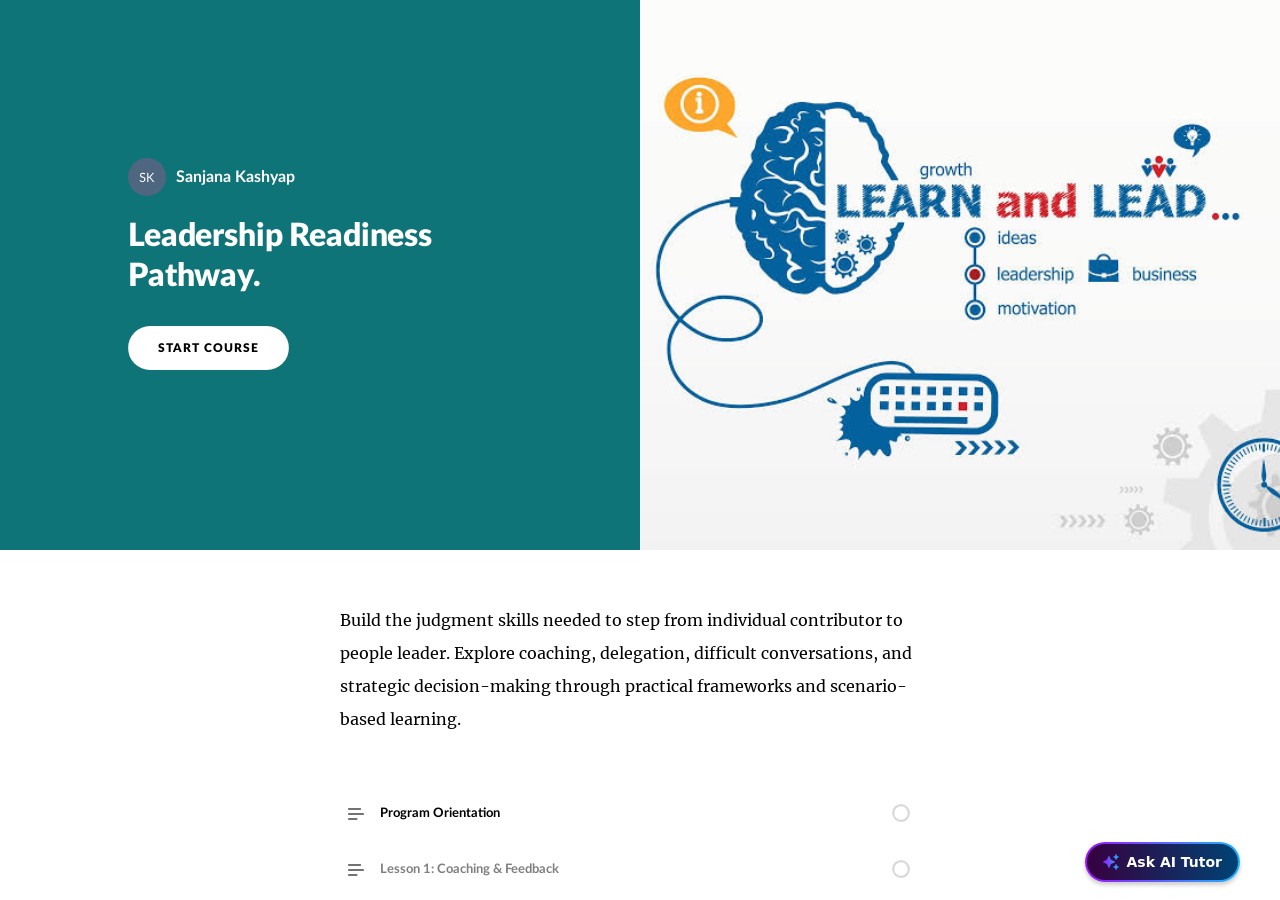
<file: index.html>
<!doctype html>
<!-- 
course package version: CiXrh6Cf
rise_frontend sha: d08f988c26843d5586c4a66179550be4375483d8
ai_scenario sha: f082000c77c220bee5c52ad07d16796ad95ab439
learn_distribution_frontend sha: be6f840c1a09e2c6d7c7950dd72db652c849d0fe
mondrian sha: 0e1cf6a82abad8704bb8d38f9cea07bbf3c468bf
sandbox sha: 42753f3391b109fa3788c525c22880445ab48325
 -->
<html lang="en">
  <head>
    <meta charset="utf-8">
    <meta name="viewport" content="width=device-width,initial-scale=1">
    <title>Leadership Readiness Pathway.</title>
    
    <script type="application/json" id="__CONFIG__">
      {"remoteManifest":{"ai_scenario":{".js":["ai-scenario/entry.js"]},"learn_distribution_frontend":{".js":["learn_dist/entry.js"]},"mondrian":{".js":["mondrian/entry.js"]}},"assetTargetPrefixes":{"media":"assets","font":"lib/fonts"},"loadOnlyInLms":false}
    </script>
    
    <script src="lib/dist/c7ae2a54.js"></script>
  </head>
  <body>
    <div id="app"></div>
    
      <script src="lib/rise/e8b4bdd7.js"></script>
    
  </body>
</html>
</file>
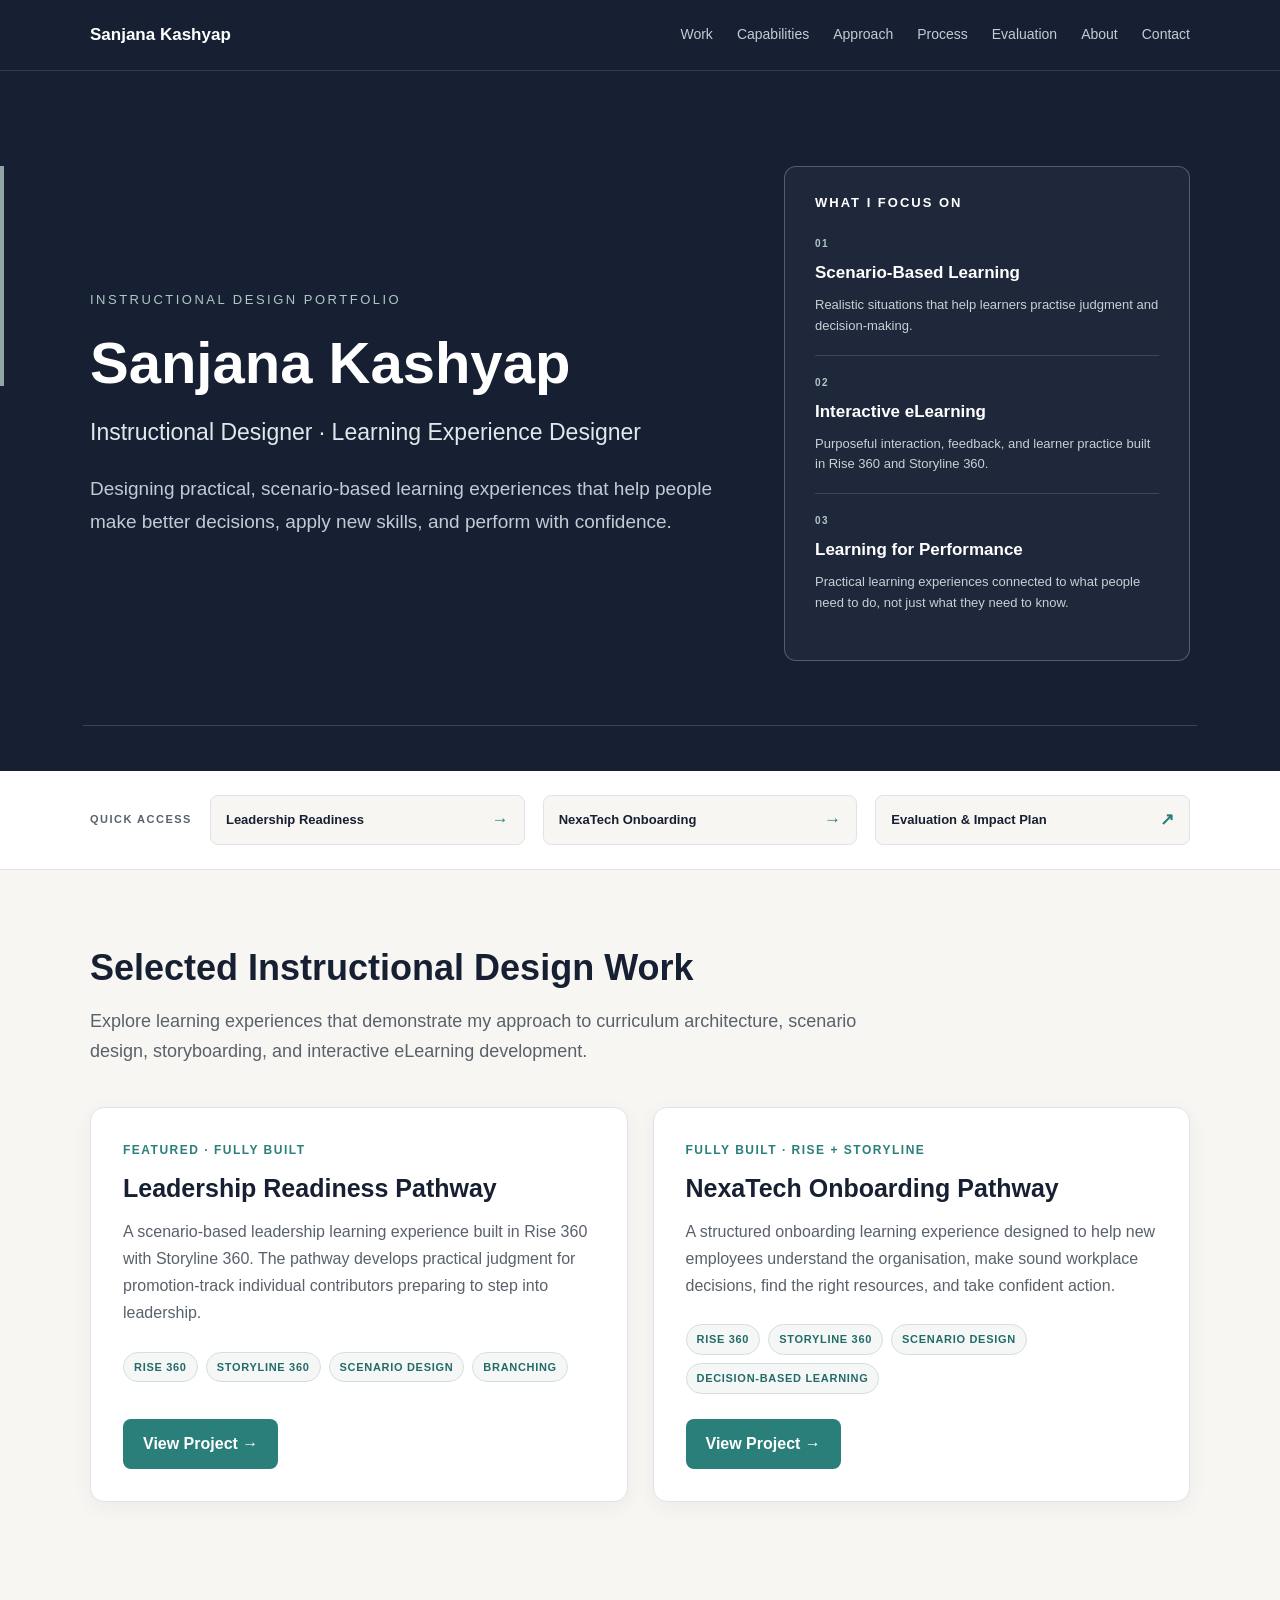
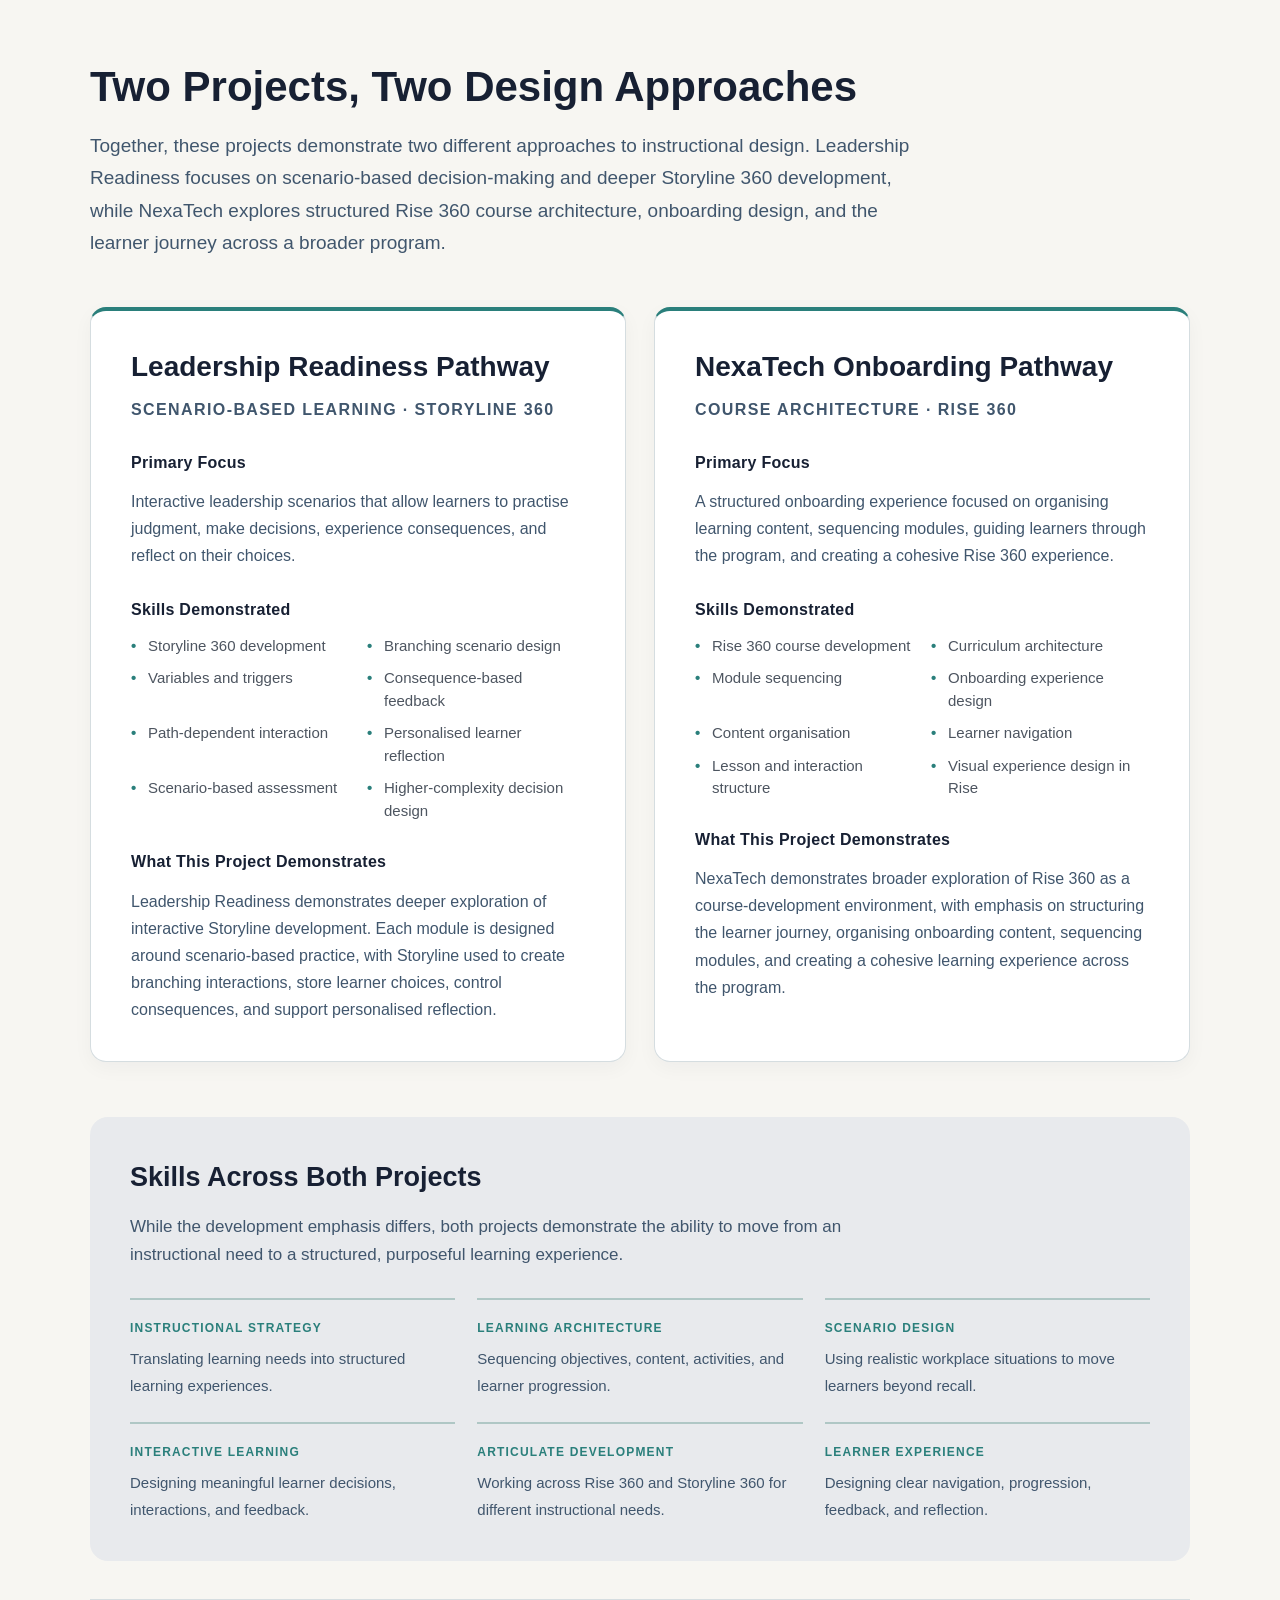
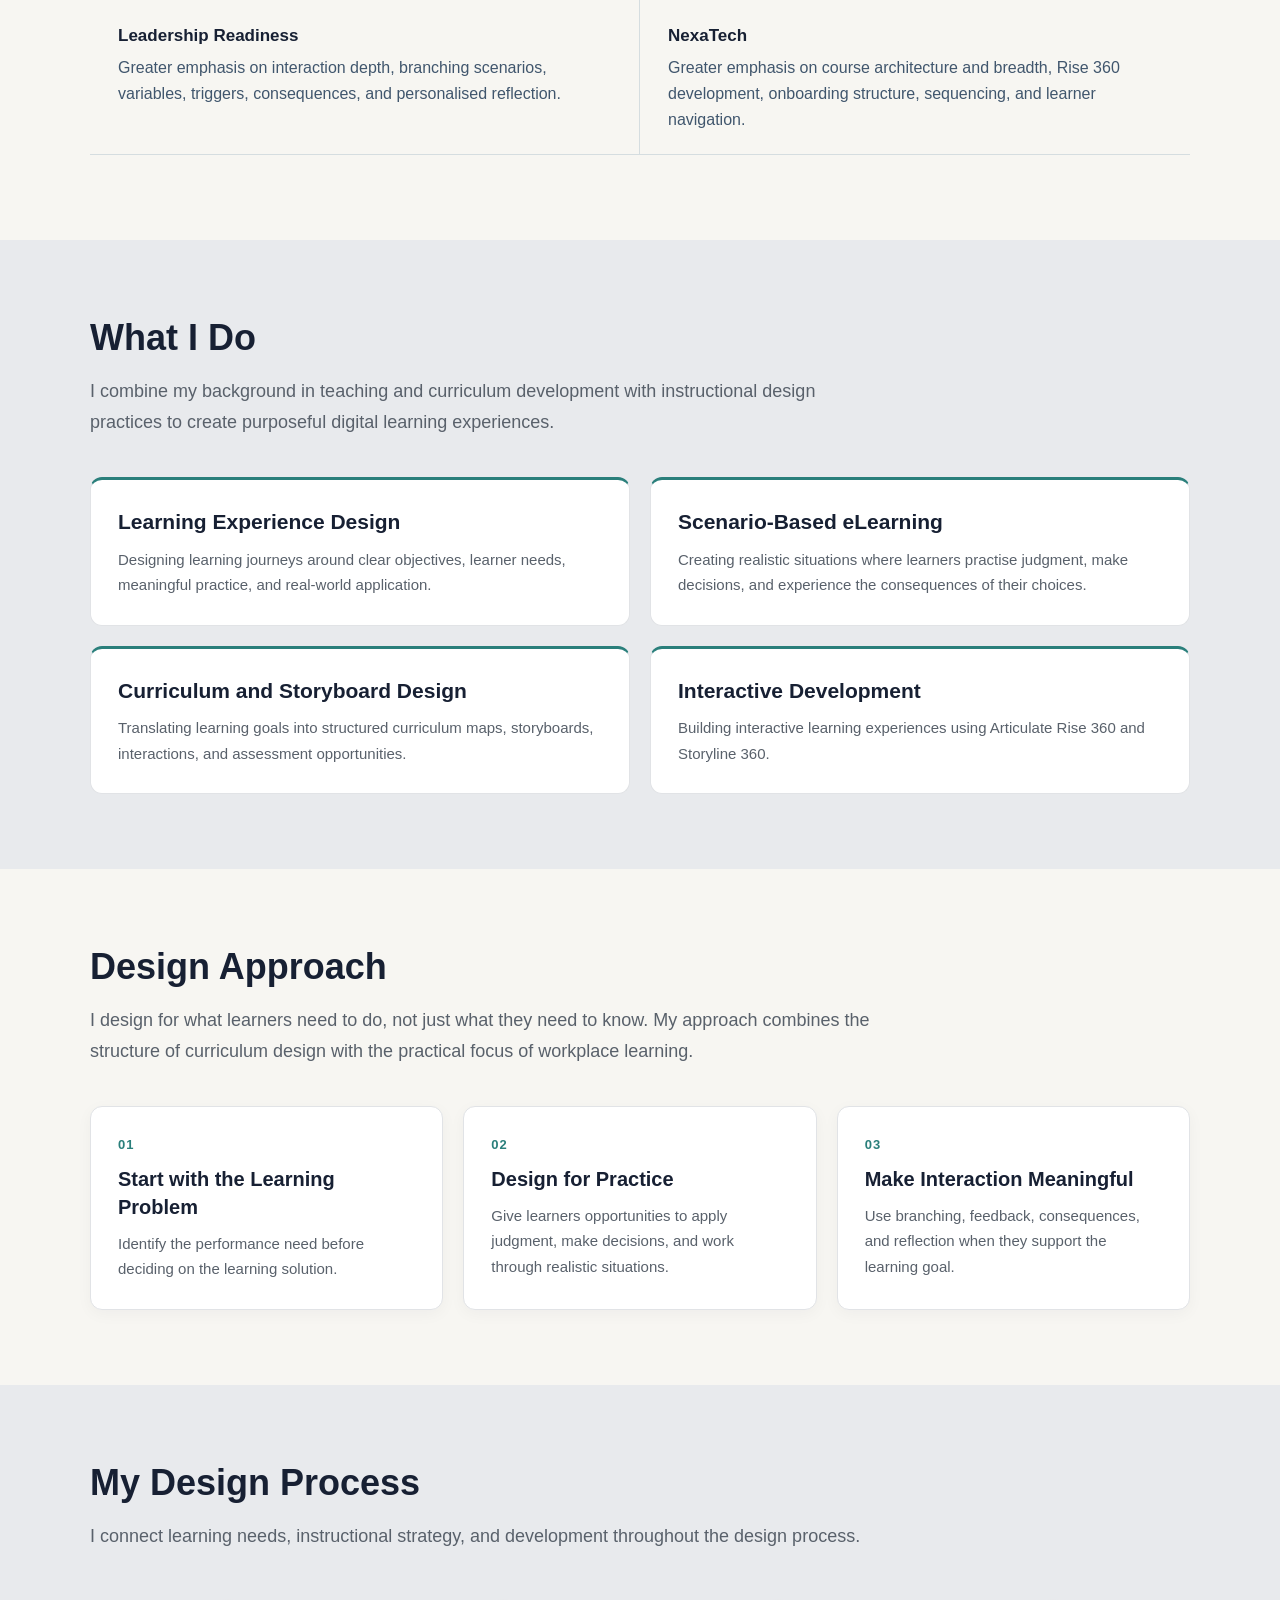
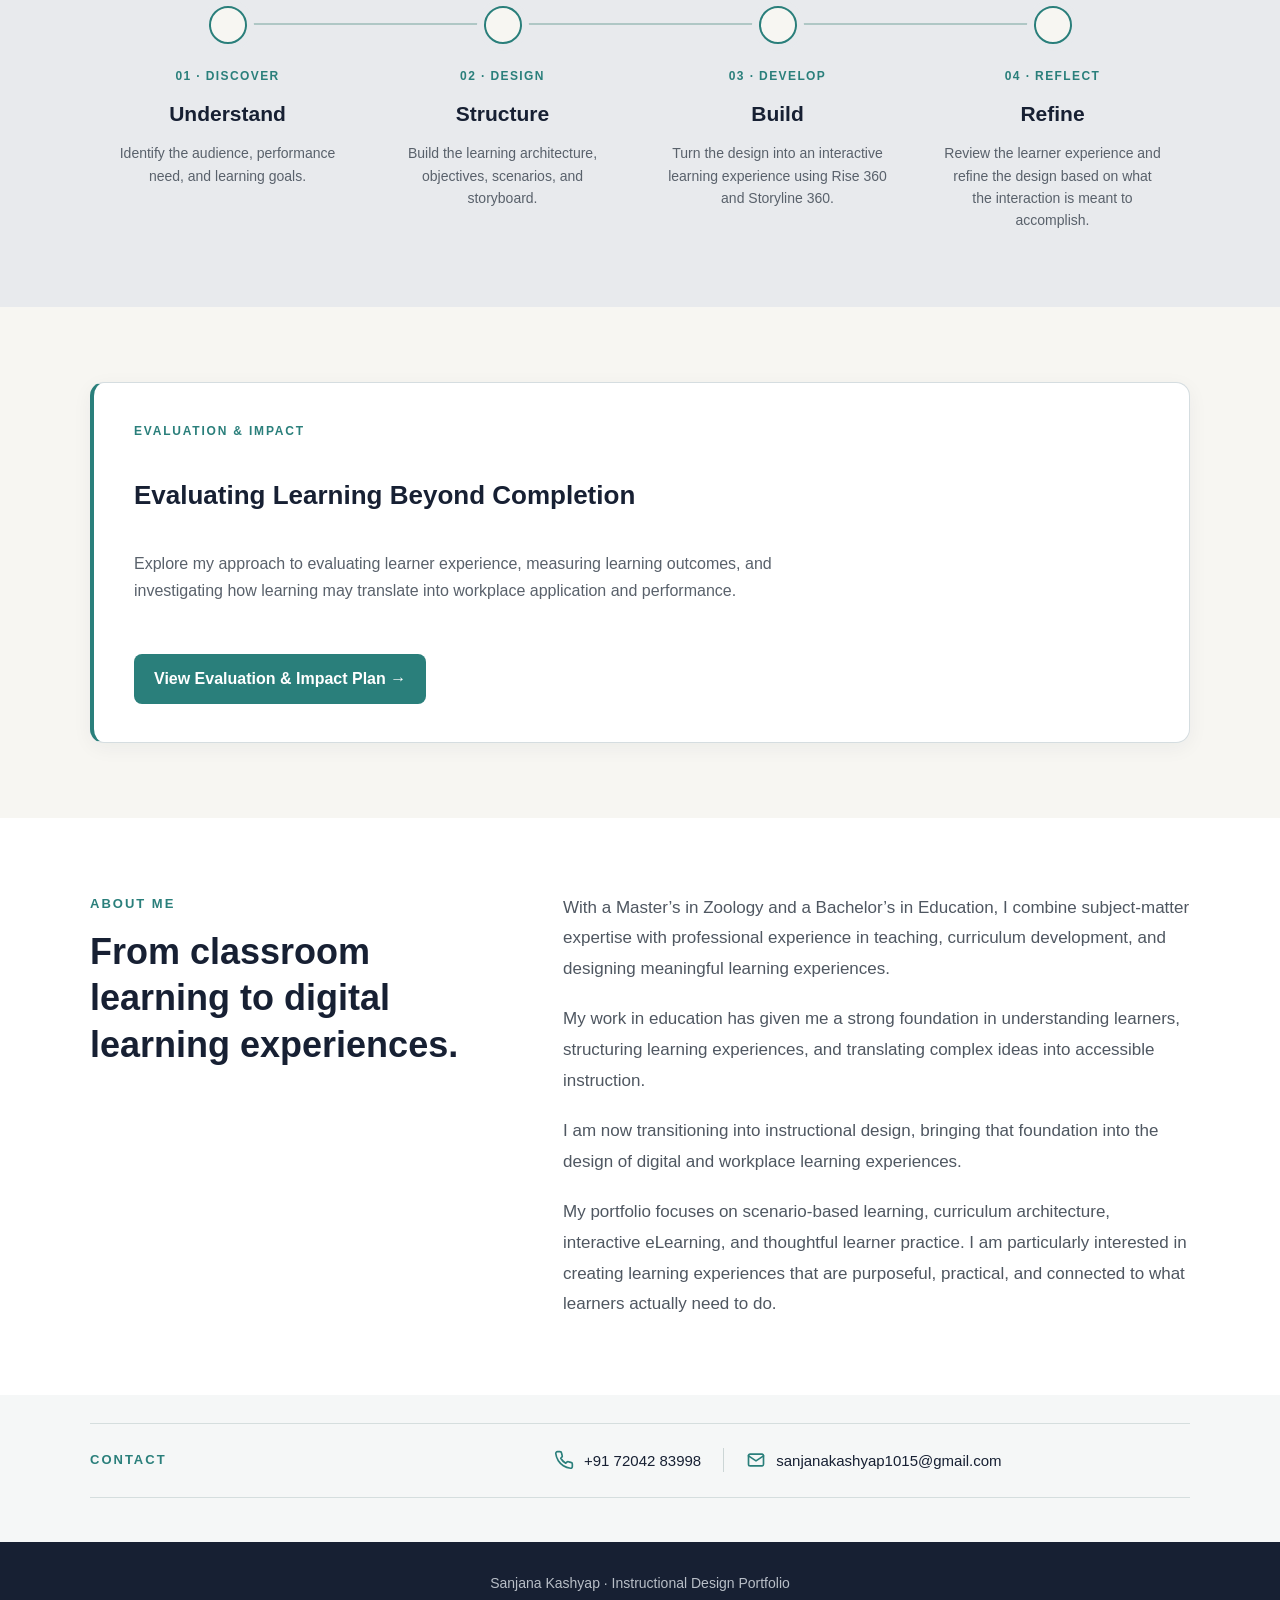
<file: portfolio/index.html>
<!DOCTYPE html>
<html lang="en">
<head>
  <meta charset="UTF-8">
  <meta name="viewport" content="width=device-width, initial-scale=1.0">

  <title>Sanjana Kashyap | Instructional Design Portfolio</title>

  <meta
    name="description"
    content="Explore Sanjana Kashyap's instructional design portfolio, featuring scenario-based learning, leadership development, onboarding, and interactive eLearning."
  >

  <style>
    /* =========================================================
       GLOBAL STYLES
       ========================================================= */

    * {
      box-sizing: border-box;
    }

    html {
      margin: 0;
      padding: 0;
      scroll-behavior: smooth;
      scroll-padding-top: 24px;
    }

    body {
      margin: 0;
      padding: 0;
      min-height: 100vh;
      font-family: Arial, Helvetica, sans-serif;
      background: #F7F6F2;
      color: #20242B;
      line-height: 1.7;
      display: flex;
      flex-direction: column;
    }

    .container {
      width: 90%;
      max-width: 1100px;
      margin: 0 auto;
    }

    a {
      color: inherit;
    }

    a:focus-visible {
      outline: 3px solid #AFC7C5;
      outline-offset: 4px;
    }

    /* =========================================================
       NAVIGATION
       ========================================================= */

    .site-nav {
      background: #172033;
      border-bottom: 1px solid rgba(255, 255, 255, 0.12);
      position: relative;
      z-index: 10;
    }

    .nav-inner {
      min-height: 70px;
      display: flex;
      align-items: center;
      justify-content: space-between;
      gap: 24px;
    }

    .nav-brand {
      color: #FFFFFF;
      text-decoration: none;
      font-size: 17px;
      font-weight: bold;
      white-space: nowrap;
    }

    .nav-links {
      display: flex;
      align-items: center;
      flex-wrap: wrap;
      gap: 24px;
    }

    .nav-links a {
      color: #C2CBD4;
      text-decoration: none;
      font-size: 14px;
      transition: color 0.2s ease;
    }

    .nav-links a:hover {
      color: #FFFFFF;
    }

    /* =========================================================
       HERO
       ========================================================= */

    .hero {
      background: #172033;
      color: #FFFFFF;
      padding: 95px 0 110px;
      position: relative;
      overflow: hidden;
    }

    .hero::before {
      content: "";
      position: absolute;
      left: 0;
      top: 95px;
      width: 4px;
      height: 220px;
      background: #AFC7C5;
      opacity: 0.8;
    }

    .hero::after {
      content: "";
      position: absolute;
      left: 6.5%;
      right: 6.5%;
      bottom: 45px;
      height: 1px;
      background: rgba(175, 199, 197, 0.22);
    }

    .hero-layout {
      display: grid;
      grid-template-columns: 1.2fr 0.8fr;
      gap: 60px;
      align-items: center;
    }

    .eyebrow {
      margin-bottom: 20px;
      color: #AFC7C5;
      font-size: 13px;
      text-transform: uppercase;
      letter-spacing: 2.5px;
    }

    h1 {
      max-width: 850px;
      margin: 0 0 20px;
      font-size: 58px;
      line-height: 1.1;
      overflow-wrap: anywhere;
    }

    .hero-title {
      max-width: 760px;
      margin: 0 0 24px;
      color: #E1E7EA;
      font-size: 23px;
      line-height: 1.5;
    }

    .hero-description {
      max-width: 780px;
      margin: 0;
      color: #C2CBD4;
      font-size: 19px;
      line-height: 1.7;
    }

    .hero-visual {
      min-width: 0;
      padding-left: 10px;
    }

    .focus-panel {
      padding: 28px 30px;
      border: 1px solid rgba(175, 199, 197, 0.35);
      border-radius: 12px;
      background: rgba(255, 255, 255, 0.035);
    }

    .focus-heading {
      margin: 0 0 24px;
      color: #FFFFFF;
      font-size: 13px;
      font-weight: bold;
      letter-spacing: 2px;
      text-transform: uppercase;
    }

    .focus-item {
      padding: 18px 0;
      border-top: 1px solid rgba(175, 199, 197, 0.2);
    }

    .focus-item:first-of-type {
      padding-top: 0;
      border-top: none;
    }

    .focus-number {
      display: block;
      margin-bottom: 7px;
      color: #AFC7C5;
      font-size: 10px;
      font-weight: bold;
      letter-spacing: 1.5px;
    }

    .focus-item h3 {
      margin: 0 0 7px;
      color: #FFFFFF;
      font-size: 17px;
      font-weight: 600;
    }

    .focus-item p {
      margin: 0;
      color: #C7D0D5;
      font-size: 13px;
      line-height: 1.6;
    }



    /* =========================================================
       QUICK ACCESS
       ========================================================= */

    .quick-access {
      padding: 24px 0;
      background: #FFFFFF;
      border-bottom: 1px solid #E1E3E6;
    }

    .quick-access-inner {
      display: grid;
      grid-template-columns: auto repeat(3, minmax(0, 1fr));
      align-items: center;
      gap: 18px;
    }

    .quick-access-label {
      color: #59616B;
      font-size: 11px;
      font-weight: bold;
      letter-spacing: 1.5px;
      text-transform: uppercase;
      white-space: nowrap;
    }

    .quick-access-link {
      display: flex;
      align-items: center;
      justify-content: space-between;
      gap: 10px;
      min-width: 0;
      padding: 12px 15px;
      color: #172033;
      background: #F7F6F2;
      border: 1px solid #E1E3E6;
      border-radius: 8px;
      text-decoration: none;
      font-size: 13px;
      font-weight: bold;
      line-height: 1.4;
      transition: border-color 0.2s ease, color 0.2s ease;
    }

    .quick-access-link:hover {
      color: #236B68;
      border-color: #AFC7C5;
    }

    .quick-access-arrow {
      flex-shrink: 0;
      color: #2A7F7B;
      font-size: 17px;
    }

    /* =========================================================
       GENERAL SECTIONS
       ========================================================= */

    section {
      padding: 75px 0;
    }

    h2 {
      margin: 0 0 16px;
      color: #172033;
      font-size: 36px;
      line-height: 1.25;
    }

    .section-intro {
      max-width: 780px;
      margin: 0 0 40px;
      color: #59616B;
      font-size: 18px;
      line-height: 1.7;
    }

    /* =========================================================
       PROJECT CARDS
       ========================================================= */

    .projects {
      display: grid;
      grid-template-columns: repeat(2, minmax(0, 1fr));
      gap: 25px;
    }

    .project-card {
      min-width: 0;
      display: flex;
      flex-direction: column;
      padding: 32px;
      background: #FFFFFF;
      border: 1px solid #E1E3E6;
      border-radius: 14px;
      box-shadow: 0 5px 20px rgba(23, 32, 51, 0.05);
      transition: transform 0.2s ease, box-shadow 0.2s ease;
    }

    .project-card:hover {
      transform: translateY(-4px);
      box-shadow: 0 10px 28px rgba(23, 32, 51, 0.1);
    }

    .project-label {
      margin-bottom: 12px;
      color: #2A7F7B;
      font-size: 12px;
      font-weight: bold;
      text-transform: uppercase;
      letter-spacing: 1.5px;
    }

    .project-card h3 {
      margin: 0 0 12px;
      color: #172033;
      font-size: 25px;
      line-height: 1.35;
    }

    .project-card p {
      margin: 0 0 25px;
      color: #59616B;
      font-size: 16px;
    }

    .project-tags {
      display: flex;
      flex-wrap: wrap;
      gap: 8px;
      margin: 0 0 25px;
    }

    .project-tag {
      display: inline-block;
      padding: 5px 10px;
      color: #236B68;
      background: #F5F7F7;
      border: 1px solid #D5DEDE;
      border-radius: 20px;
      font-size: 11px;
      font-weight: bold;
      letter-spacing: 0.7px;
      text-transform: uppercase;
    }

    /* =========================================================
       BUTTONS
       ========================================================= */

    .button {
      display: inline-block;
      width: fit-content;
      max-width: 100%;
      margin-top: auto;
      padding: 13px 20px;
      color: #FFFFFF;
      background: #2A7F7B;
      border: none;
      border-radius: 8px;
      text-decoration: none;
      font-weight: bold;
      line-height: 1.5;
      transition: background 0.2s ease, transform 0.2s ease;
    }

    .button:hover {
      background: #236B68;
      transform: translateY(-1px);
    }

    /* =========================================================
       PROJECT COMPARISON
       ========================================================= */

    .project-comparison {
      padding: 85px 0;
      background: #F7F6F2;
    }

    .project-comparison h2 {
      margin: 0 0 18px;
      color: #172033;
      font-size: 42px;
      line-height: 1.2;
    }

    .project-comparison-intro {
      max-width: 820px;
      margin: 0 0 48px;
      color: #40566D;
      font-size: 19px;
      line-height: 1.7;
    }

    .comparison-grid {
      display: grid;
      grid-template-columns: repeat(2, minmax(0, 1fr));
      gap: 28px;
      width: 100%;
    }

    .comparison-card {
      min-width: 0;
      padding: 38px 40px;
      background: #FFFFFF;
      border: 1px solid #D5DDE0;
      border-top: 4px solid #2A7F7B;
      border-radius: 16px;
      box-shadow: 0 6px 20px rgba(23, 32, 51, 0.04);
    }

    .comparison-card h3 {
      margin: 0 0 10px;
      color: #172033;
      font-size: 28px;
      line-height: 1.3;
    }

    .comparison-focus {
      margin: 0 0 28px;
      color: #2A7F7B;
      font-size: 13px;
      font-weight: bold;
      letter-spacing: 1.4px;
      text-transform: uppercase;
    }

    .comparison-card h4 {
      margin: 26px 0 12px;
      color: #172033;
      font-size: 16px;
      letter-spacing: 0.3px;
    }

    .comparison-card p {
      margin: 0;
      color: #40566D;
      font-size: 16px;
      line-height: 1.7;
    }

    .comparison-skills {
      display: grid;
      grid-template-columns: repeat(2, minmax(0, 1fr));
      gap: 10px 18px;
      margin: 0;
      padding: 0;
      list-style: none;
    }

    .comparison-skills li {
      position: relative;
      padding-left: 17px;
      color: #4D5560;
      font-size: 15px;
      line-height: 1.5;
    }

    .comparison-skills li::before {
      content: "•";
      position: absolute;
      left: 0;
      color: #2A7F7B;
      font-weight: bold;
    }

    /* =========================================================
       SHARED SKILLS
       ========================================================= */

    .shared-skills {
      margin-top: 55px;
      padding: 38px 40px;
      background: #E8EAED;
      border-radius: 18px;
    }

    .shared-skills h3 {
      margin: 0 0 12px;
      color: #172033;
      font-size: 27px;
    }

    .shared-skills-intro {
      max-width: 760px;
      margin: 0 0 30px;
      color: #40566D;
      font-size: 17px;
      line-height: 1.6;
    }

    .shared-skills-grid {
      display: grid;
      grid-template-columns: repeat(3, minmax(0, 1fr));
      gap: 22px;
    }

    .shared-skill {
      padding-top: 18px;
      border-top: 2px solid #AFC7C5;
    }

    .shared-skill strong {
      display: block;
      margin-bottom: 7px;
      color: #2A7F7B;
      font-size: 12px;
      letter-spacing: 1.2px;
      text-transform: uppercase;
    }

    .shared-skill span {
      color: #40566D;
      font-size: 15px;
      line-height: 1.5;
    }

    /* =========================================================
       DIRECT COMPARISON
       ========================================================= */

    .comparison-summary {
      margin-top: 38px;
      border-top: 1px solid #D5DDE0;
      border-bottom: 1px solid #D5DDE0;
    }

    .comparison-summary-row {
      display: grid;
      grid-template-columns: repeat(2, minmax(0, 1fr));
    }

    .comparison-summary-cell {
      padding: 22px 28px;
      color: #40566D;
      font-size: 16px;
      line-height: 1.6;
    }

    .comparison-summary-cell:first-child {
      border-right: 1px solid #D5DDE0;
    }

    .comparison-summary-cell strong {
      display: block;
      margin-bottom: 6px;
      color: #172033;
      font-size: 17px;
    }

    /* =========================================================
       CAPABILITIES
       ========================================================= */

    .capabilities {
      background: #E8EAED;
    }

    .capability-grid {
      display: grid;
      grid-template-columns: repeat(2, minmax(0, 1fr));
      gap: 20px;
    }

    .capability-card {
      padding: 27px;
      background: #FFFFFF;
      border: 1px solid #E1E3E6;
      border-top: 3px solid #2A7F7B;
      border-radius: 12px;
    }

    .capability-card h3 {
      margin: 0 0 10px;
      color: #172033;
      font-size: 21px;
      line-height: 1.4;
    }

    .capability-card p {
      margin: 0;
      color: #59616B;
      font-size: 15px;
    }

    /* =========================================================
       DESIGN APPROACH
       ========================================================= */

    .approach-grid {
      display: grid;
      grid-template-columns: repeat(3, minmax(0, 1fr));
      gap: 20px;
    }

    .approach-card {
      padding: 27px;
      background: #FFFFFF;
      border: 1px solid #E1E3E6;
      border-radius: 12px;
      box-shadow: 0 4px 16px rgba(23, 32, 51, 0.04);
    }

    .approach-number {
      color: #2A7F7B;
      font-size: 13px;
      font-weight: bold;
      letter-spacing: 1px;
    }

    .approach-card h3 {
      margin: 8px 0 10px;
      color: #172033;
      font-size: 20px;
      line-height: 1.4;
    }

    .approach-card p {
      margin: 0;
      color: #59616B;
      font-size: 15px;
    }

    /* =========================================================
       DESIGN PROCESS
       ========================================================= */

    .process {
      background: #E8EAED;
    }

    .process-grid {
      position: relative;
      display: grid;
      grid-template-columns: repeat(4, minmax(0, 1fr));
      gap: 0;
      margin-top: 55px;
    }

    .process-grid::before {
      content: "";
      position: absolute;
      top: 17px;
      left: 12%;
      right: 12%;
      height: 2px;
      background: #AFC7C5;
      z-index: 0;
    }

    .process-step {
      position: relative;
      z-index: 1;
      padding: 0 20px;
      background: transparent;
      text-align: center;
    }

    .process-step::before {
      content: "";
      display: block;
      width: 34px;
      height: 34px;
      margin: 0 auto 22px;
      background: #F7F6F2;
      border: 2px solid #2A7F7B;
      border-radius: 50%;
      box-shadow: 0 0 0 7px #E8EAED;
    }

    .process-step strong {
      display: block;
      margin-bottom: 10px;
      color: #2A7F7B;
      font-size: 12px;
      font-weight: bold;
      letter-spacing: 1.4px;
    }

    .process-step h3 {
      margin: 0 0 10px;
      color: #172033;
      font-size: 21px;
      font-weight: 600;
    }

    .process-step p {
      max-width: 220px;
      margin: 0 auto;
      color: #59616B;
      font-size: 14px;
      line-height: 1.6;
    }

    /* =========================================================
       EVALUATION & IMPACT
       ========================================================= */

    .evaluation-section {
      background: #F7F6F2;
    }

    .evaluation-card {
      display: grid;
      grid-template-columns: minmax(0, 1fr);
      align-items: center;
      gap: 25px;
      padding: 38px 40px;
      background: #FFFFFF;
      border: 1px solid #D5DDE0;
      border-left: 4px solid #2A7F7B;
      border-radius: 14px;
      box-shadow: 0 5px 20px rgba(23, 32, 51, 0.05);
    }

    .evaluation-label {
      margin-bottom: 12px;
      color: #2A7F7B;
      font-size: 12px;
      font-weight: bold;
      letter-spacing: 1.8px;
      text-transform: uppercase;
    }

    .evaluation-card h3 {
      margin: 0 0 12px;
      color: #172033;
      font-size: 26px;
      line-height: 1.35;
    }

    .evaluation-card p {
      max-width: 720px;
      margin: 0 0 24px;
      color: #59616B;
      font-size: 16px;
    }

    .evaluation-card .button {
      margin-top: 0;
    }

    .evaluation-meta {
      margin-top: 15px;
      color: #59616B;
      font-size: 13px;
    }

    /* =========================================================
       ABOUT
       ========================================================= */

    .about {
      background: #FFFFFF;
    }

    .about-grid {
      display: grid;
      grid-template-columns: minmax(0, 1fr) minmax(0, 1.5fr);
      gap: 55px;
      align-items: start;
    }

    .about-label {
      margin-bottom: 14px;
      color: #2A7F7B;
      font-size: 13px;
      font-weight: bold;
      text-transform: uppercase;
      letter-spacing: 2px;
    }

    .about-grid h2 {
      margin: 0;
      font-size: 36px;
      line-height: 1.3;
    }

    .about-content {
      min-width: 0;
    }

    .about-content p {
      margin: 0 0 20px;
      color: #4F5761;
      font-size: 17px;
      line-height: 1.8;
    }

    .about-content p:last-child {
      margin-bottom: 0;
    }

    /* =========================================================
       CONTACT
       ========================================================= */

    .contact {
      padding: 28px 0 44px;
      margin: 0;
      background: #F5F7F7;
    }

    .contact-box {
      display: grid;
      grid-template-columns: minmax(0, 1fr) minmax(0, 1.5fr);
      gap: 40px;
      align-items: center;
      padding: 24px 0;
      border-top: 1px solid #D5DEDE;
      border-bottom: 1px solid #D5DEDE;
    }

    .contact-heading {
      margin: 0;
      color: #2A7F7B;
      font-size: 13px;
      font-weight: bold;
      text-transform: uppercase;
      letter-spacing: 2px;
    }

    .contact-details {
      display: flex;
      align-items: center;
      flex-wrap: wrap;
      gap: 22px;
      margin: 0;
    }

    .contact-item {
      display: flex;
      align-items: center;
      gap: 10px;
      min-width: 0;
      color: #172033;
      text-decoration: none;
    }

    .contact-item:hover .contact-value {
      color: #2A7F7B;
    }

    .contact-icon {
      width: 20px;
      height: 20px;
      flex-shrink: 0;
      color: #2A7F7B;
    }

    .contact-value {
      overflow-wrap: anywhere;
      color: #172033;
      font-size: 15px;
      transition: color 0.2s ease;
    }

    .contact-divider {
      width: 1px;
      height: 24px;
      flex-shrink: 0;
      background: #CCD6D6;
    }

    /* =========================================================
       FOOTER
       ========================================================= */

    footer {
      margin-top: auto;
      padding: 30px 0;
      background: #172033;
      color: #B8BEC7;
      text-align: center;
      font-size: 14px;
    }

    /* =========================================================
       RESPONSIVE: TABLETS AND SMALLER SCREENS
       ========================================================= */

    @media (max-width: 800px) {
      .container {
        width: 88%;
      }

      .nav-inner {
        flex-direction: column;
        align-items: flex-start;
        justify-content: center;
        gap: 12px;
        padding: 16px 0;
      }

      .nav-links {
        gap: 12px 18px;
      }

      .hero {
        padding: 70px 0 80px;
      }

      .hero-layout {
        grid-template-columns: minmax(0, 1fr);
        gap: 40px;
      }

      .hero-visual {
        padding-left: 0;
      }

      h1 {
        font-size: 44px;
      }

      .hero-title {
        font-size: 21px;
      }

      .hero-description {
        font-size: 17px;
      }

      section {
        padding: 60px 0;
      }

      h2 {
        font-size: 32px;
      }

      .projects,
      .capability-grid {
        grid-template-columns: minmax(0, 1fr);
      }

      .quick-access-inner {
        grid-template-columns: minmax(0, 1fr);
        gap: 10px;
      }

      .quick-access-label {
        margin-bottom: 2px;
      }

      .project-comparison {
        padding: 60px 0;
      }

      .project-comparison h2 {
        font-size: 34px;
      }

      .comparison-grid {
        grid-template-columns: minmax(0, 1fr);
      }

      .comparison-card {
        padding: 30px 28px;
      }

      .shared-skills {
        padding: 30px 28px;
      }

      .shared-skills-grid {
        grid-template-columns: repeat(2, minmax(0, 1fr));
      }

      .comparison-summary-row {
        grid-template-columns: minmax(0, 1fr);
      }

      .comparison-summary-cell:first-child {
        border-right: none;
        border-bottom: 1px solid #D5DDE0;
      }

      .approach-grid {
        grid-template-columns: repeat(2, minmax(0, 1fr));
      }

      .process-grid {
        grid-template-columns: repeat(2, minmax(0, 1fr));
        gap: 40px 15px;
      }

      .process-grid::before {
        display: none;
      }

      .process-step {
        padding: 0 12px;
      }

      .about-grid {
        grid-template-columns: minmax(0, 1fr);
        gap: 25px;
      }

      .contact-box {
        grid-template-columns: minmax(0, 1fr);
        gap: 22px;
      }

      .contact-details {
        align-items: flex-start;
        flex-direction: column;
        gap: 18px;
      }

      .contact-divider {
        display: none;
      }

      .evaluation-card {
        padding: 30px;
      }
    }

    /* =========================================================
       RESPONSIVE: MOBILE PHONES
       ========================================================= */

    @media (max-width: 480px) {
      .container {
        width: 90%;
      }

      .nav-brand {
        font-size: 16px;
      }

      .nav-links {
        gap: 8px 14px;
      }

      .nav-links a {
        font-size: 13px;
      }

      .quick-access {
        padding: 20px 0;
      }

      .quick-access-link {
        padding: 12px 14px;
      }

      .hero {
        padding: 55px 0 65px;
      }

      h1 {
        font-size: 36px;
      }

      .eyebrow {
        font-size: 11px;
        letter-spacing: 1.8px;
      }

      .hero-title {
        font-size: 18px;
      }

      .hero-description {
        font-size: 16px;
      }

      .focus-panel {
        padding: 24px 20px;
      }

      section {
        padding: 48px 0;
      }

      h2,
      .about-grid h2 {
        font-size: 29px;
      }

      .section-intro {
        margin-bottom: 30px;
        font-size: 16px;
      }

      .project-card,
      .capability-card,
      .approach-card {
        padding: 24px;
      }

      .project-card h3 {
        font-size: 22px;
      }

      .project-comparison h2 {
        font-size: 30px;
      }

      .project-comparison-intro {
        font-size: 16px;
      }

      .comparison-card {
        padding: 25px 22px;
      }

      .comparison-card h3 {
        font-size: 24px;
      }

      .comparison-skills {
        grid-template-columns: minmax(0, 1fr);
      }

      .shared-skills {
        padding: 25px 22px;
      }

      .shared-skills h3 {
        font-size: 24px;
      }

      .shared-skills-grid {
        grid-template-columns: minmax(0, 1fr);
      }

      .comparison-summary-cell {
        padding: 20px 10px;
      }

      .approach-grid,
      .process-grid {
        grid-template-columns: minmax(0, 1fr);
      }

      .process-grid {
        gap: 35px;
      }

      .process-step {
        padding: 0 10px;
      }

      .evaluation-card {
        padding: 25px 22px;
      }

      .evaluation-card h3 {
        font-size: 23px;
      }

      .evaluation-card .button {
        width: 100%;
        text-align: center;
      }

      .about-content p {
        font-size: 16px;
      }

      .contact-value {
        font-size: 14px;
      }
    }

    /* =========================================================
       REDUCED MOTION ACCESSIBILITY
       ========================================================= */

    @media (prefers-reduced-motion: reduce) {
      html {
        scroll-behavior: auto;
      }

      *,
      *::before,
      *::after {
        transition-duration: 0.01ms !important;
        animation-duration: 0.01ms !important;
        animation-iteration-count: 1 !important;
      }
    }
  </style>
</head>

<body>

  <!-- =========================================================
       NAVIGATION
       ========================================================= -->

  <nav class="site-nav" aria-label="Main navigation">
    <div class="container nav-inner">

      <a class="nav-brand" href="#top">
        Sanjana Kashyap
      </a>

      <div class="nav-links">
        <a href="#work">Work</a>
        <a href="#capabilities">Capabilities</a>
        <a href="#approach">Approach</a>
        <a href="#process">Process</a>
        <a href="#evaluation">Evaluation</a>
        <a href="#about">About</a>
        <a href="#contact">Contact</a>
      </div>

    </div>
  </nav>

  <main id="top">

    <!-- =========================================================
         HERO
         ========================================================= -->

    <header class="hero">
      <div class="container">

        <div class="hero-layout">

          <div>
            <div class="eyebrow">
              Instructional Design Portfolio
            </div>

            <h1>Sanjana Kashyap</h1>

            <p class="hero-title">
              Instructional Designer · Learning Experience Designer
            </p>

            <p class="hero-description">
              Designing practical, scenario-based learning experiences
              that help people make better decisions, apply new skills,
              and perform with confidence.
            </p>
          </div>

          <div class="hero-visual">
            <div class="focus-panel">

              <h2 class="focus-heading">What I Focus On</h2>

              <div class="focus-item">
                <span class="focus-number">01</span>
                <h3>Scenario-Based Learning</h3>
                <p>
                  Realistic situations that help learners practise
                  judgment and decision-making.
                </p>
              </div>

              <div class="focus-item">
                <span class="focus-number">02</span>
                <h3>Interactive eLearning</h3>
                <p>
                  Purposeful interaction, feedback, and learner
                  practice built in Rise 360 and Storyline 360.
                </p>
              </div>

              <div class="focus-item">
                <span class="focus-number">03</span>
                <h3>Learning for Performance</h3>
                <p>
                  Practical learning experiences connected to what
                  people need to do, not just what they need to know.
                </p>
              </div>

            </div>
          </div>

        </div>

      </div>
    </header>

    <!-- =========================================================
         QUICK ACCESS
         ========================================================= -->

    <nav class="quick-access" aria-label="Quick access links">
      <div class="container quick-access-inner">

        <div class="quick-access-label">Quick Access</div>

        <a class="quick-access-link" href="projects/leadership/index.html">
          <span>Leadership Readiness</span>
          <span class="quick-access-arrow" aria-hidden="true">→</span>
        </a>

        <a class="quick-access-link" href="projects/nexatech/index.html">
          <span>NexaTech Onboarding</span>
          <span class="quick-access-arrow" aria-hidden="true">→</span>
        </a>

        <a
          class="quick-access-link"
          href="documents/Portfolio%20Evaluation%20and%20Impact%20Plan.pdf"
          target="_blank"
          rel="noopener noreferrer"
        >
          <span>Evaluation &amp; Impact Plan</span>
          <span class="quick-access-arrow" aria-hidden="true">↗</span>
        </a>

      </div>
    </nav>

    <!-- =========================================================
         SELECTED WORK
         ========================================================= -->

    <section id="work">
      <div class="container">

        <h2>Selected Instructional Design Work</h2>

        <p class="section-intro">
          Explore learning experiences that demonstrate my approach
          to curriculum architecture, scenario design, storyboarding,
          and interactive eLearning development.
        </p>

        <div class="projects">

          <article class="project-card">

            <div class="project-label">Featured · Fully Built</div>

            <h3>Leadership Readiness Pathway</h3>

            <p>
              A scenario-based leadership learning experience built in
              Rise 360 with Storyline 360. The pathway develops practical
              judgment for promotion-track individual contributors
              preparing to step into leadership.
            </p>

            <div class="project-tags">
              <span class="project-tag">Rise 360</span>
              <span class="project-tag">Storyline 360</span>
              <span class="project-tag">Scenario Design</span>
              <span class="project-tag">Branching</span>
            </div>

            <a class="button" href="projects/leadership/index.html">
              View Project →
            </a>

          </article>

          <article class="project-card">

            <div class="project-label">Fully Built · Rise + Storyline</div>

            <h3>NexaTech Onboarding Pathway</h3>

            <p>
              A structured onboarding learning experience designed to
              help new employees understand the organisation, make sound
              workplace decisions, find the right resources, and take
              confident action.
            </p>

            <div class="project-tags">
              <span class="project-tag">Rise 360</span>
              <span class="project-tag">Storyline 360</span>
              <span class="project-tag">Scenario Design</span>
              <span class="project-tag">Decision-Based Learning</span>
            </div>

            <a class="button" href="projects/nexatech/index.html">
              View Project →
            </a>

          </article>

        </div>

      </div>
    </section>

    <!-- =========================================================
         TWO PROJECTS — TWO DESIGN APPROACHES
         ========================================================= -->

    <section class="project-comparison" aria-labelledby="comparison-title">
      <div class="container">

        <h2 id="comparison-title">Two Projects, Two Design Approaches</h2>

        <p class="project-comparison-intro">
          Together, these projects demonstrate two different approaches
          to instructional design. Leadership Readiness focuses on
          scenario-based decision-making and deeper Storyline 360
          development, while NexaTech explores structured Rise 360
          course architecture, onboarding design, and the learner journey
          across a broader program.
        </p>

        <div class="comparison-grid">

          <article class="comparison-card">

            <h3>Leadership Readiness Pathway</h3>

            <p class="comparison-focus">
              Scenario-Based Learning · Storyline 360
            </p>

            <h4>Primary Focus</h4>

            <p>
              Interactive leadership scenarios that allow learners to
              practise judgment, make decisions, experience consequences,
              and reflect on their choices.
            </p>

            <h4>Skills Demonstrated</h4>

            <ul class="comparison-skills">
              <li>Storyline 360 development</li>
              <li>Branching scenario design</li>
              <li>Variables and triggers</li>
              <li>Consequence-based feedback</li>
              <li>Path-dependent interaction</li>
              <li>Personalised learner reflection</li>
              <li>Scenario-based assessment</li>
              <li>Higher-complexity decision design</li>
            </ul>

            <h4>What This Project Demonstrates</h4>

            <p>
              Leadership Readiness demonstrates deeper exploration of
              interactive Storyline development. Each module is designed
              around scenario-based practice, with Storyline used to
              create branching interactions, store learner choices,
              control consequences, and support personalised reflection.
            </p>

          </article>

          <article class="comparison-card">

            <h3>NexaTech Onboarding Pathway</h3>

            <p class="comparison-focus">
              Course Architecture · Rise 360
            </p>

            <h4>Primary Focus</h4>

            <p>
              A structured onboarding experience focused on organising
              learning content, sequencing modules, guiding learners
              through the program, and creating a cohesive Rise 360
              experience.
            </p>

            <h4>Skills Demonstrated</h4>

            <ul class="comparison-skills">
              <li>Rise 360 course development</li>
              <li>Curriculum architecture</li>
              <li>Module sequencing</li>
              <li>Onboarding experience design</li>
              <li>Content organisation</li>
              <li>Learner navigation</li>
              <li>Lesson and interaction structure</li>
              <li>Visual experience design in Rise</li>
            </ul>

            <h4>What This Project Demonstrates</h4>

            <p>
              NexaTech demonstrates broader exploration of Rise 360 as a
              course-development environment, with emphasis on structuring
              the learner journey, organising onboarding content, sequencing
              modules, and creating a cohesive learning experience across
              the program.
            </p>

          </article>

        </div>

        <div class="shared-skills">

          <h3>Skills Across Both Projects</h3>

          <p class="shared-skills-intro">
            While the development emphasis differs, both projects
            demonstrate the ability to move from an instructional need
            to a structured, purposeful learning experience.
          </p>

          <div class="shared-skills-grid">

            <div class="shared-skill">
              <strong>Instructional Strategy</strong>
              <span>
                Translating learning needs into structured learning
                experiences.
              </span>
            </div>

            <div class="shared-skill">
              <strong>Learning Architecture</strong>
              <span>
                Sequencing objectives, content, activities, and learner
                progression.
              </span>
            </div>

            <div class="shared-skill">
              <strong>Scenario Design</strong>
              <span>
                Using realistic workplace situations to move learners
                beyond recall.
              </span>
            </div>

            <div class="shared-skill">
              <strong>Interactive Learning</strong>
              <span>
                Designing meaningful learner decisions, interactions,
                and feedback.
              </span>
            </div>

            <div class="shared-skill">
              <strong>Articulate Development</strong>
              <span>
                Working across Rise 360 and Storyline 360 for different
                instructional needs.
              </span>
            </div>

            <div class="shared-skill">
              <strong>Learner Experience</strong>
              <span>
                Designing clear navigation, progression, feedback,
                and reflection.
              </span>
            </div>

          </div>

        </div>

        <div class="comparison-summary">

          <div class="comparison-summary-row">

            <div class="comparison-summary-cell">
              <strong>Leadership Readiness</strong>
              Greater emphasis on interaction depth,
              branching scenarios, variables, triggers, consequences,
              and personalised reflection.
            </div>

            <div class="comparison-summary-cell">
              <strong>NexaTech</strong>
              Greater emphasis on course architecture and breadth,
              Rise 360 development, onboarding structure, sequencing,
              and learner navigation.
            </div>

          </div>

        </div>

      </div>
    </section>

    <!-- =========================================================
         CAPABILITIES
         ========================================================= -->

    <section id="capabilities" class="capabilities">
      <div class="container">

        <h2>What I Do</h2>

        <p class="section-intro">
          I combine my background in teaching and curriculum development
          with instructional design practices to create purposeful
          digital learning experiences.
        </p>

        <div class="capability-grid">

          <article class="capability-card">
            <h3>Learning Experience Design</h3>
            <p>
              Designing learning journeys around clear objectives,
              learner needs, meaningful practice, and real-world application.
            </p>
          </article>

          <article class="capability-card">
            <h3>Scenario-Based eLearning</h3>
            <p>
              Creating realistic situations where learners practise
              judgment, make decisions, and experience the consequences
              of their choices.
            </p>
          </article>

          <article class="capability-card">
            <h3>Curriculum and Storyboard Design</h3>
            <p>
              Translating learning goals into structured curriculum maps,
              storyboards, interactions, and assessment opportunities.
            </p>
          </article>

          <article class="capability-card">
            <h3>Interactive Development</h3>
            <p>
              Building interactive learning experiences using Articulate
              Rise 360 and Storyline 360.
            </p>
          </article>

        </div>

      </div>
    </section>

    <!-- =========================================================
         DESIGN APPROACH
         ========================================================= -->

    <section id="approach">
      <div class="container">

        <h2>Design Approach</h2>

        <p class="section-intro">
          I design for what learners need to do, not just what they
          need to know. My approach combines the structure of curriculum
          design with the practical focus of workplace learning.
        </p>

        <div class="approach-grid">

          <article class="approach-card">
            <div class="approach-number">01</div>
            <h3>Start with the Learning Problem</h3>
            <p>
              Identify the performance need before deciding on the
              learning solution.
            </p>
          </article>

          <article class="approach-card">
            <div class="approach-number">02</div>
            <h3>Design for Practice</h3>
            <p>
              Give learners opportunities to apply judgment, make
              decisions, and work through realistic situations.
            </p>
          </article>

          <article class="approach-card">
            <div class="approach-number">03</div>
            <h3>Make Interaction Meaningful</h3>
            <p>
              Use branching, feedback, consequences, and reflection
              when they support the learning goal.
            </p>
          </article>

        </div>

      </div>
    </section>

    <!-- =========================================================
         DESIGN PROCESS
         ========================================================= -->

    <section id="process" class="process">
      <div class="container">

        <h2>My Design Process</h2>

        <p class="section-intro">
          I connect learning needs, instructional strategy, and
          development throughout the design process.
        </p>

        <div class="process-grid">

          <article class="process-step">
            <strong>01 · DISCOVER</strong>
            <h3>Understand</h3>
            <p>
              Identify the audience, performance need, and learning goals.
            </p>
          </article>

          <article class="process-step">
            <strong>02 · DESIGN</strong>
            <h3>Structure</h3>
            <p>
              Build the learning architecture, objectives, scenarios,
              and storyboard.
            </p>
          </article>

          <article class="process-step">
            <strong>03 · DEVELOP</strong>
            <h3>Build</h3>
            <p>
              Turn the design into an interactive learning experience
              using Rise 360 and Storyline 360.
            </p>
          </article>

          <article class="process-step">
            <strong>04 · REFLECT</strong>
            <h3>Refine</h3>
            <p>
              Review the learner experience and refine the design based
              on what the interaction is meant to accomplish.
            </p>
          </article>

        </div>

      </div>
    </section>

    <!-- =========================================================
         EVALUATION & IMPACT
         ========================================================= -->

    <section id="evaluation" class="evaluation-section">
      <div class="container">

        <div class="evaluation-card">

          <div class="evaluation-label">
            Evaluation &amp; Impact
          </div>

          <h3>Evaluating Learning Beyond Completion</h3>

          <p>
            Explore my approach to evaluating learner experience,
            measuring learning outcomes, and investigating how learning
            may translate into workplace application and performance.
          </p>

          <a
            class="button"
            href="documents/Portfolio%20Evaluation%20and%20Impact%20Plan.pdf"
            target="_blank"
            rel="noopener noreferrer"
          >
            View Evaluation &amp; Impact Plan →
          </a>

        </div>

      </div>
    </section>

    <!-- =========================================================
         ABOUT
         ========================================================= -->

    <section id="about" class="about">
      <div class="container">

        <div class="about-grid">

          <div>
            <div class="about-label">About Me</div>

            <h2>
              From classroom learning to digital learning experiences.
            </h2>
          </div>

          <div class="about-content">

            <p>
              With a Master’s in Zoology and a Bachelor’s in Education,
              I combine subject-matter expertise with professional
              experience in teaching, curriculum development, and
              designing meaningful learning experiences.
            </p>

            <p>
              My work in education has given me a strong foundation in
              understanding learners, structuring learning experiences,
              and translating complex ideas into accessible instruction.
            </p>

            <p>
              I am now transitioning into instructional design, bringing
              that foundation into the design of digital and workplace
              learning experiences.
            </p>

            <p>
              My portfolio focuses on scenario-based learning, curriculum
              architecture, interactive eLearning, and thoughtful learner
              practice. I am particularly interested in creating learning
              experiences that are purposeful, practical, and connected
              to what learners actually need to do.
            </p>

          </div>

        </div>

      </div>
    </section>

    <!-- =========================================================
         CONTACT
         ========================================================= -->

    <section id="contact" class="contact">
      <div class="container">

        <div class="contact-box">

          <h2 class="contact-heading">Contact</h2>

          <div class="contact-details">

            <a
              href="tel:+917204283998"
              class="contact-item"
              aria-label="Call Sanjana Kashyap"
            >

              <svg
                class="contact-icon"
                viewBox="0 0 24 24"
                fill="none"
                stroke="currentColor"
                stroke-width="2"
                stroke-linecap="round"
                stroke-linejoin="round"
                aria-hidden="true"
              >
                <path d="M22 16.92v3a2 2 0 0 1-2.18 2
                  19.79 19.79 0 0 1-8.63-3.07
                  19.5 19.5 0 0 1-6-6
                  19.79 19.79 0 0 1-3.07-8.67
                  A2 2 0 0 1 4.11 2h3
                  a2 2 0 0 1 2 1.72
                  12.84 12.84 0 0 0 .7 2.81
                  2 2 0 0 1-.45 2.11L8.09 9.91
                  a16 16 0 0 0 6 6l1.27-1.27
                  a2 2 0 0 1 2.11-.45
                  12.84 12.84 0 0 0 2.81.7
                  A2 2 0 0 1 22 16.92z"
                />
              </svg>

              <span class="contact-value">+91 72042 83998</span>

            </a>

            <span class="contact-divider" aria-hidden="true"></span>

            <a
              href="mailto:sanjanakashyap1015@gmail.com"
              class="contact-item"
              aria-label="Email Sanjana Kashyap"
            >

              <svg
                class="contact-icon"
                viewBox="0 0 24 24"
                fill="none"
                stroke="currentColor"
                stroke-width="2"
                stroke-linecap="round"
                stroke-linejoin="round"
                aria-hidden="true"
              >
                <rect x="3" y="5" width="18" height="14" rx="2" />
                <polyline points="3,7 12,13 21,7" />
              </svg>

              <span class="contact-value">
                sanjanakashyap1015@gmail.com
              </span>

            </a>

          </div>

        </div>

      </div>
    </section>

  </main>

  <!-- =========================================================
       FOOTER
       ========================================================= -->

  <footer>
    <div class="container">
      Sanjana Kashyap · Instructional Design Portfolio
    </div>
  </footer>

</body>
</html>
</file>
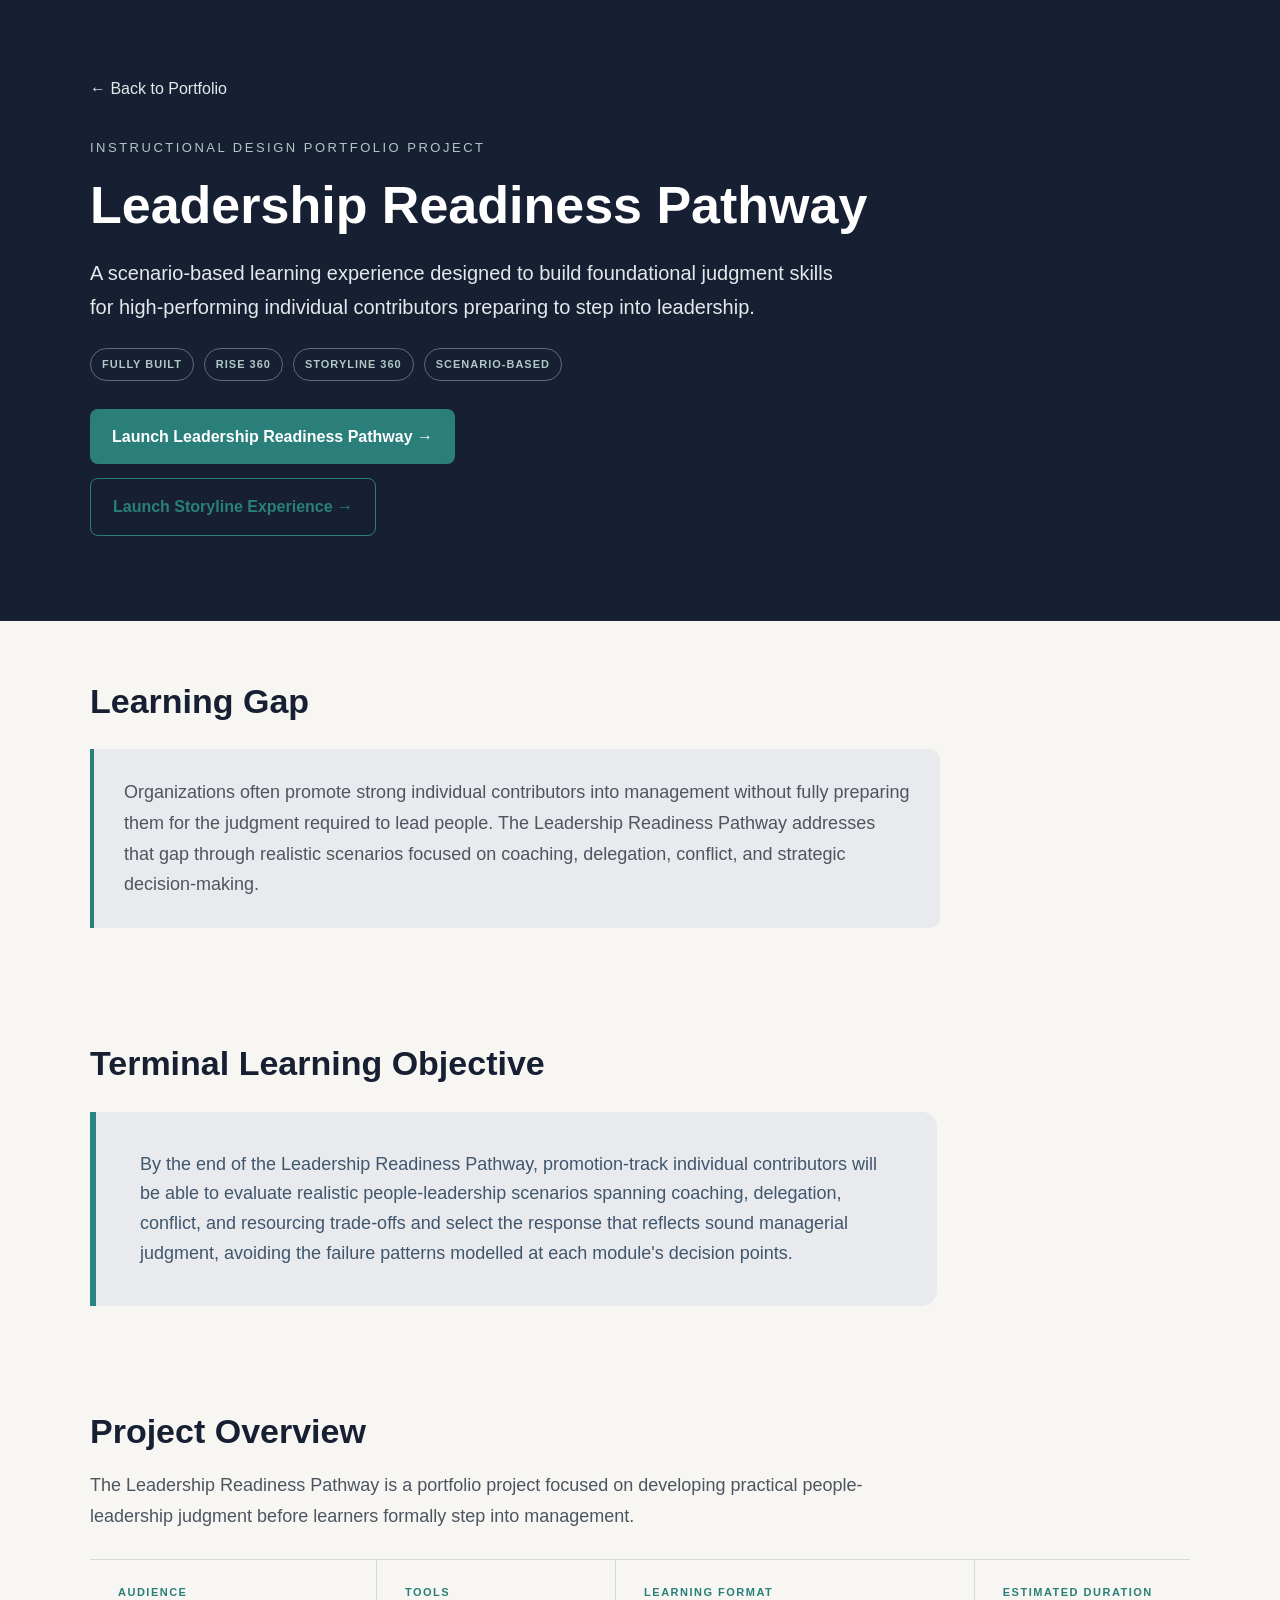
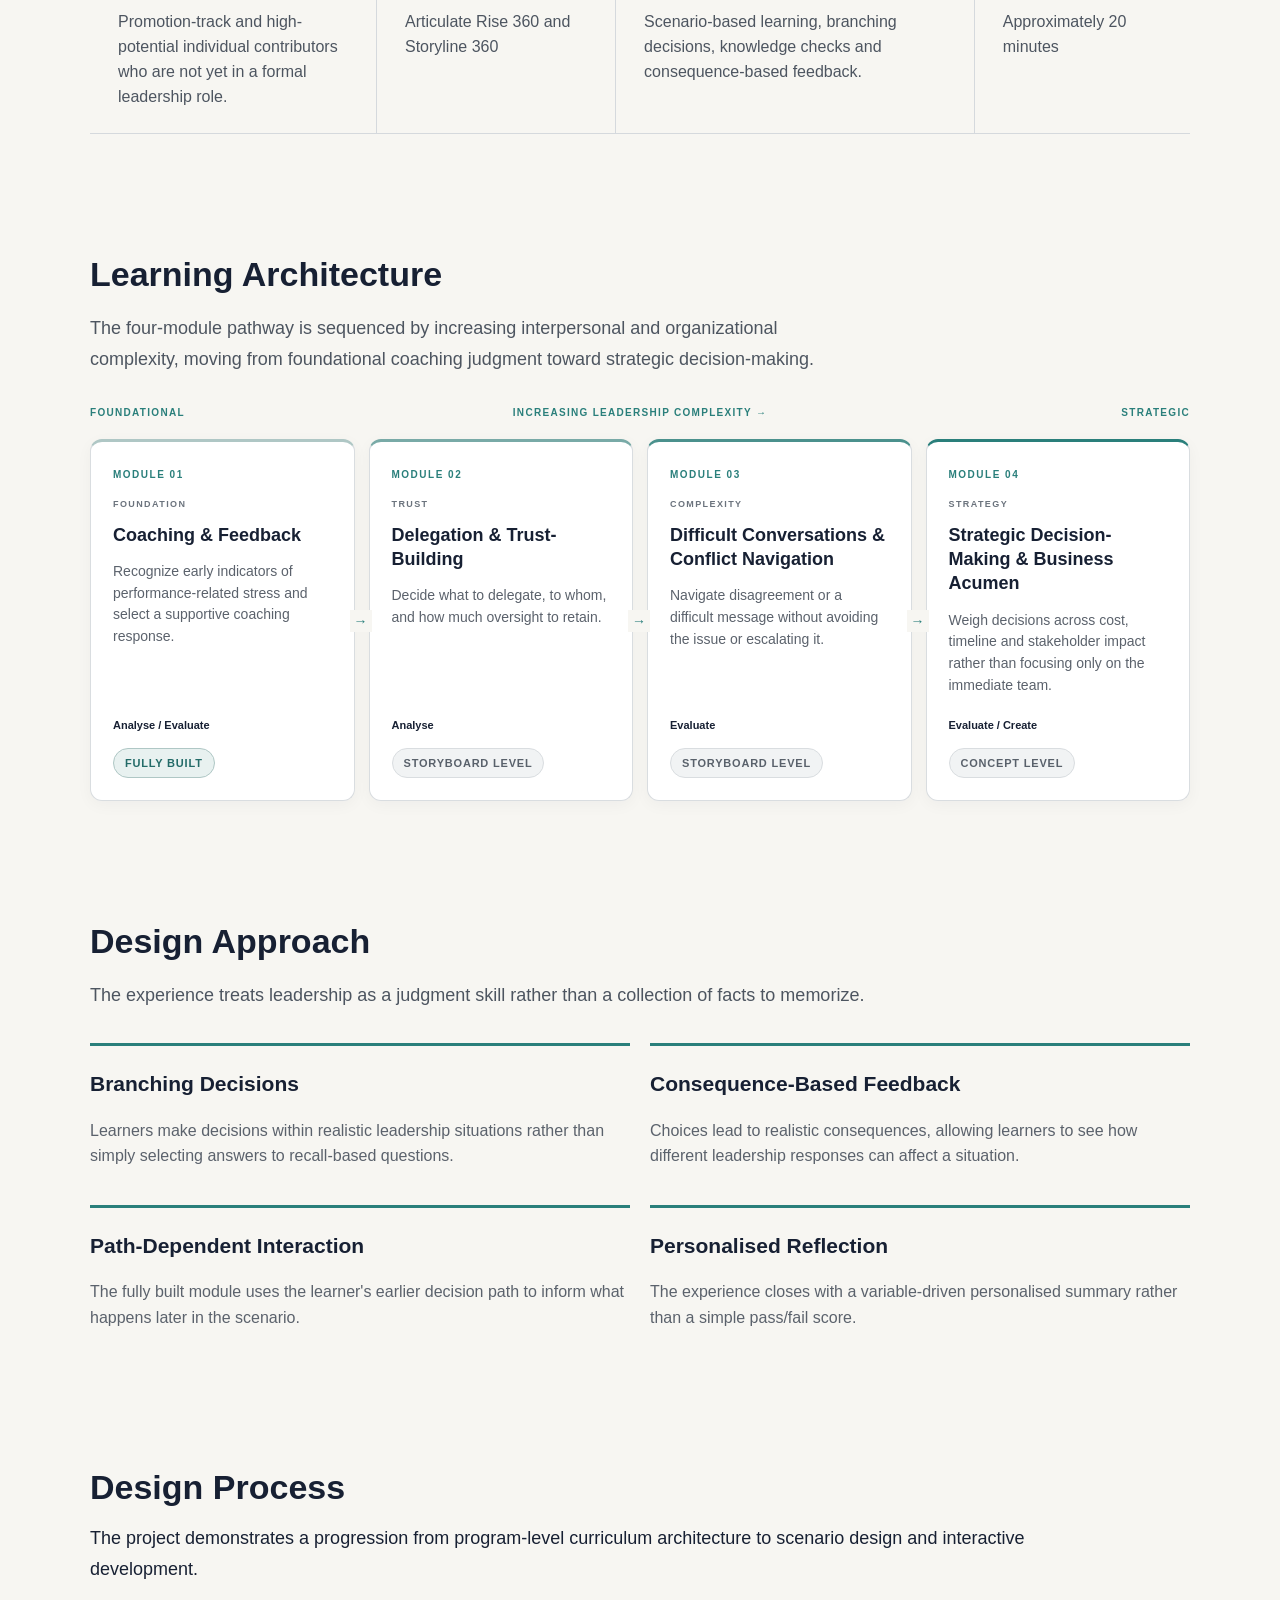
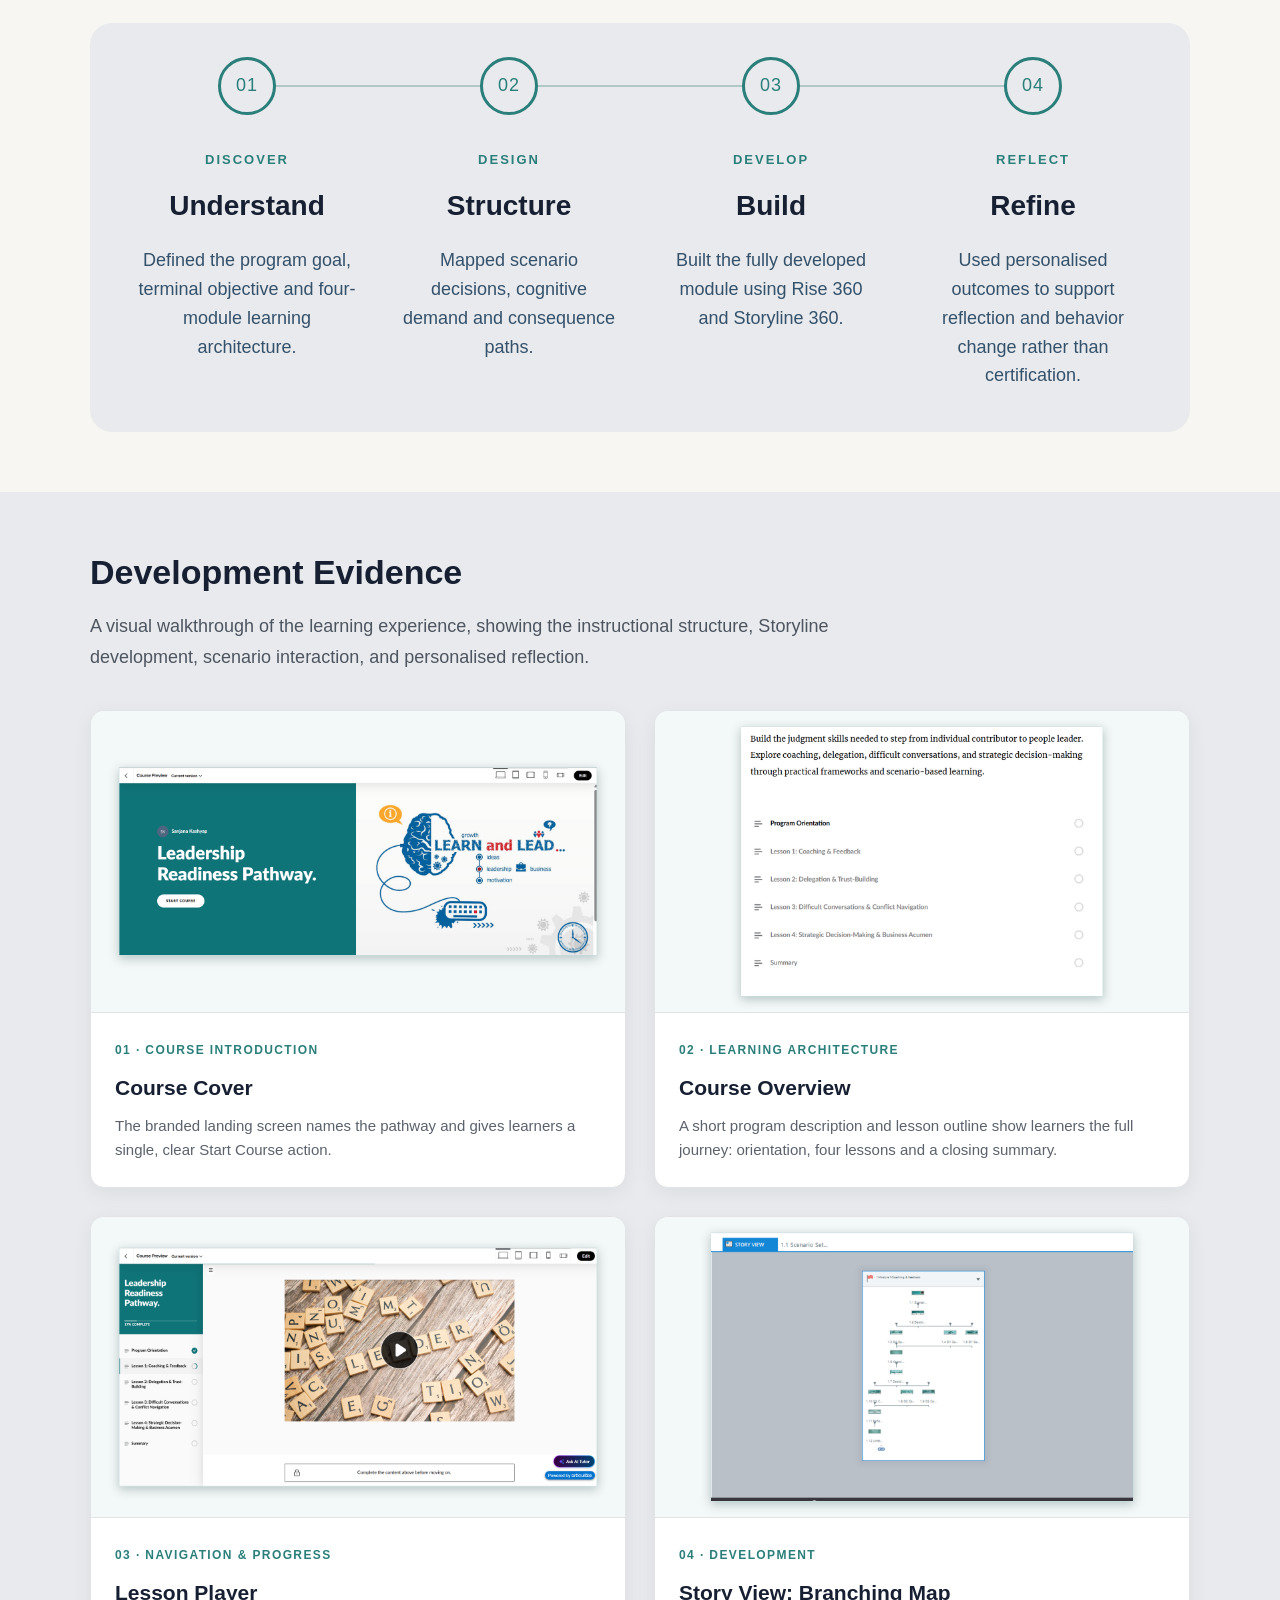
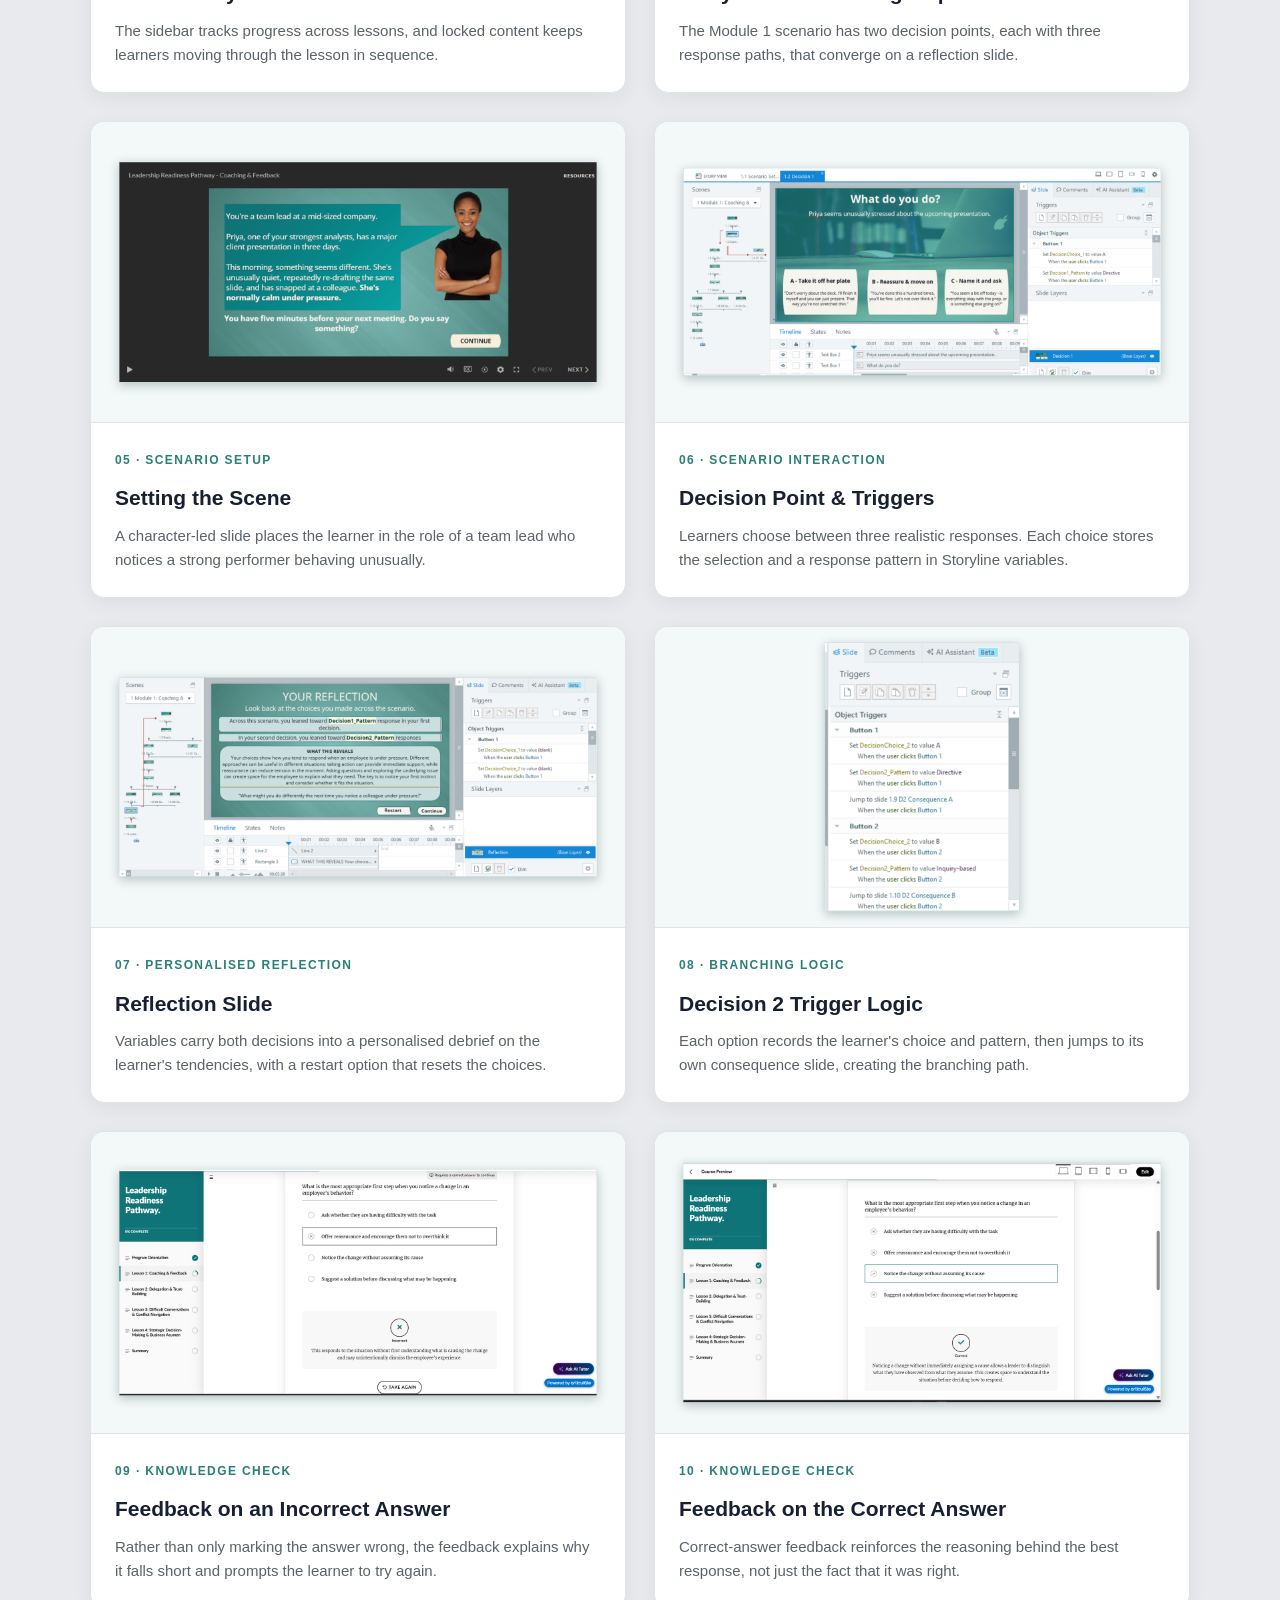
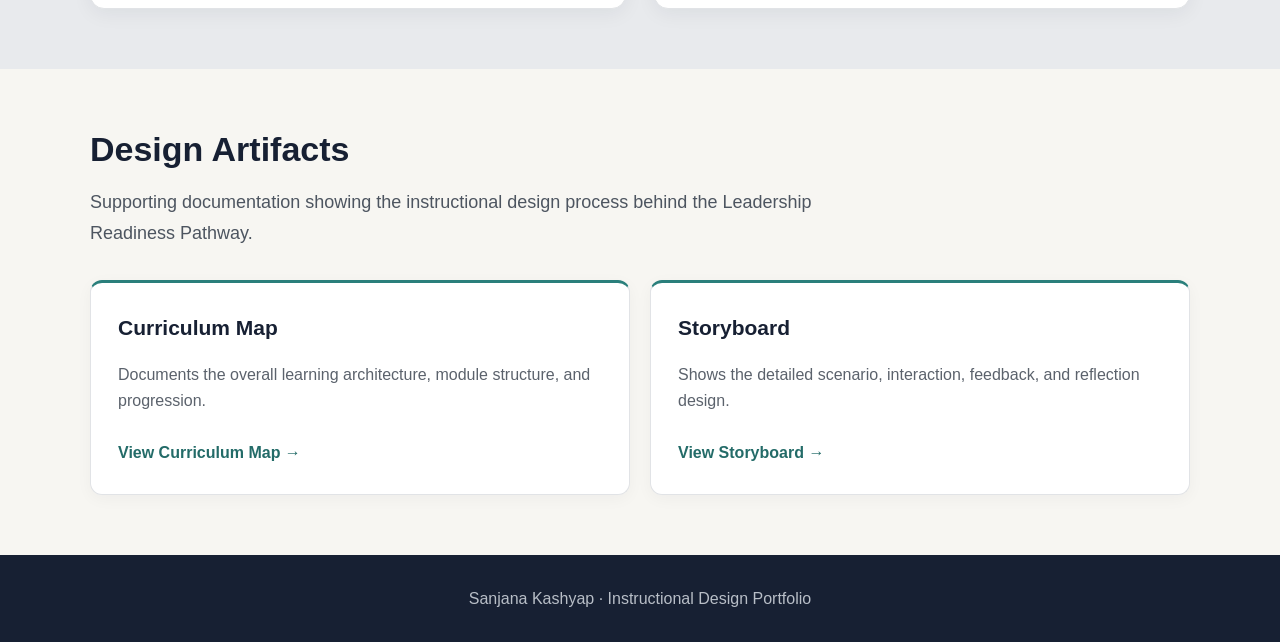
<file: portfolio/projects/leadership/index.html>
<!DOCTYPE html>
<html lang="en">
<head>
  <meta charset="UTF-8">
  <meta name="viewport" content="width=device-width, initial-scale=1.0">

  <title>Leadership Readiness Pathway | Sanjana Kashyap</title>

  <style>

  * {
    box-sizing: border-box;
  }

  body {
    margin: 0;
    font-family: Arial, Helvetica, sans-serif;
    background: #F7F6F2;
    color: #20242B;
    line-height: 1.7;
  }

  .container {
    width: 90%;
    max-width: 1100px;
    margin: auto;
  }


  /* HERO */

  .hero {
    background: #172033;
    color: white;
    padding: 75px 0 85px;
  }

  .eyebrow {
    font-size: 13px;
    text-transform: uppercase;
    letter-spacing: 2.5px;
    color: #AFC7C5;
    margin-bottom: 18px;
  }

  h1 {
    font-size: 52px;
    line-height: 1.1;
    margin: 0 0 22px;
    max-width: 850px;
  }

  .hero p {
    max-width: 760px;
    font-size: 20px;
    color: #E4E8EC;
  }

  .hero-meta {
    display: flex;
    flex-wrap: wrap;
    gap: 10px;
    margin-top: 24px;
  }

  .hero-meta span {
    display: inline-block;
    padding: 6px 11px;
    border: 1px solid rgba(175, 199, 197, 0.45);
    border-radius: 20px;
    color: #AFC7C5;
    font-size: 11px;
    font-weight: bold;
    letter-spacing: 1px;
    text-transform: uppercase;
  }

  .button {
    display: inline-block;
    margin-top: 28px;
    padding: 14px 22px;
    background: #2A7F7B;
    color: white;
    text-decoration: none;
    border-radius: 8px;
    font-weight: bold;
    transition: 0.2s ease;
  }

  .button:hover {
    background: #236B68;
    transform: translateY(-1px);
  }

  .button-secondary {
    display: block;
    width: fit-content;
    background: transparent;
    color: #2A7F7B;
    border: 1px solid #2A7F7B;
    margin-left: 0;
    margin-top: 14px;
  }

  .button-secondary:hover {
    background: #E8F1F0;
    color: #236B68;
  }

  .back-link {
    display: inline-block;
    margin-bottom: 35px;
    color: #E4E8EC;
    text-decoration: none;
  }

  .back-link:hover {
    color: white;
  }


  /* GENERAL SECTIONS */

  section {
    padding: 60px 0;
  }

  section:first-of-type {
    padding-bottom: 35px;
  }

  section:nth-of-type(2) {
    padding-top: 35px;
  }

  h2 {
    font-size: 34px;
    line-height: 1.2;
    color: #172033;
    margin: 0 0 16px;
  }

  h3 {
    font-size: 21px;
    color: #172033;
    margin-bottom: 8px;
  }

  .intro {
    max-width: 780px;
    font-size: 18px;
    color: #4D5560;
  }


  /* LEARNING GAP */

  .learning-gap {
    margin-top: 28px;
    padding: 28px 30px;
    background: #E8EAED;
    border-left: 4px solid #2A7F7B;
    border-radius: 0 10px 10px 0;
    max-width: 850px;
  }

  .learning-gap p {
    margin: 0;
    color: #4D5560;
    font-size: 18px;
    line-height: 1.7;
  }


  /* TERMINAL LEARNING OBJECTIVE */

  .learning-objective {
    margin-top: 55px;
  }

  .learning-objective h2 {
    margin-bottom: 28px;
  }

  .objective-card {
    width: 77%;
    background: #E8EAED;
    border-left: 6px solid #2A8582;
    border-radius: 0 15px 15px 0;
    padding: 38px 44px;
  }

  .objective-card p {
    margin: 0;
    font-size: 18px;
    line-height: 1.65;
    color: #40566D;
  }


  /* PROJECT OVERVIEW */

  .meta-grid {
    display: grid;
    grid-template-columns: 1.2fr 1fr 1.5fr 0.9fr;
    gap: 0;
    margin-top: 28px;
    border-top: 1px solid #D5D9DD;
    border-bottom: 1px solid #D5D9DD;
  }

  .meta-card {
    padding: 24px 28px;
    border: none;
    border-right: 1px solid #D5D9DD;
    border-radius: 0;
    background: transparent;
    box-shadow: none;
    color: #4D5560;
    font-size: 16px;
    line-height: 1.55;
  }

  .meta-card:last-child {
    border-right: none;
  }

  .meta-card strong {
    display: block;
    margin-bottom: 9px;
    color: #2A7F7B;
    font-size: 11px;
    font-weight: bold;
    letter-spacing: 1.5px;
    text-transform: uppercase;
  }


  /* LEARNING ARCHITECTURE */

  .complexity-label {
    display: grid;
    grid-template-columns: 1fr auto 1fr;
    align-items: center;

    margin-top: 30px;
    margin-bottom: 18px;

    color: #2A7F7B;
    font-size: 10px;
    font-weight: bold;
    letter-spacing: 1.3px;
    text-transform: uppercase;
  }

  .complexity-label span:first-child {
    text-align: left;
  }

  .complexity-label span:nth-child(2) {
    text-align: center;
  }

  .complexity-label span:last-child {
    text-align: right;
  }

  .modules {
    display: grid;
    grid-template-columns: repeat(4, 1fr);
    gap: 14px;
    margin-top: 0;
    align-items: stretch;
  }

  .module {
    position: relative;
    display: flex;
    flex-direction: column;

    padding: 24px 22px 22px;

    background: #FFFFFF;
    border: 1px solid #D9DDE0;
    border-radius: 12px;

    box-shadow: 0 4px 16px rgba(23, 32, 51, 0.04);

    overflow: visible;
  }

  .module:hover {
    transform: translateY(-2px);
    transition: 0.2s ease;
  }

  .module:nth-child(1) {
    border-top: 3px solid #AFC7C5;
  }

  .module:nth-child(2) {
    border-top: 3px solid #79AAA7;
  }

  .module:nth-child(3) {
    border-top: 3px solid #4B918D;
  }

  .module:nth-child(4) {
    border-top: 3px solid #2A7F7B;
  }

  .module:not(:last-child)::after {
    content: "→";

    position: absolute;
    right: -18px;
    top: 50%;

    transform: translateY(-50%);

    width: 22px;
    height: 22px;

    display: flex;
    align-items: center;
    justify-content: center;

    background: #F7F6F2;

    color: #2A7F7B;
    font-size: 14px;
    font-weight: bold;

    z-index: 5;
  }

  .module-number {
    color: #2A7F7B;
    font-size: 10px;
    font-weight: bold;
    letter-spacing: 1.5px;
    text-transform: uppercase;
    margin-bottom: 14px;
  }

  .module-lens {
    display: inline-block;
    margin-bottom: 10px;

    color: #6B737D;
    font-size: 9px;
    font-weight: bold;
    letter-spacing: 1.4px;
    text-transform: uppercase;
  }

  .module h3 {
    margin: 0 0 14px;
    color: #172033;
    font-size: 18px;
    line-height: 1.35;
  }

  .module p {
    margin: 0;
    color: #5B626C;
    font-size: 14px;
    line-height: 1.55;
  }

  .module strong {
    display: block;
    margin-top: auto;
    padding-top: 22px;

    color: #172033;
    font-size: 11px;
    line-height: 1.4;
  }

  .module .status {
    align-self: flex-start;
    margin-top: 14px;
  }

  .status {
    display: inline-block;
    margin-top: 10px;
    padding: 5px 11px;
    border-radius: 20px;
    background: #F1F3F4;
    color: #59616B;
    border: 1px solid #D9DDE0;
    font-size: 11px;
    font-weight: bold;
    letter-spacing: 0.8px;
    text-transform: uppercase;
  }

  .status-built {
    background: #E8F1F0;
    color: #236B68;
    border-color: #AFC7C5;
  }


  /* DESIGN APPROACH */

  .design-grid {
    display: grid;
    grid-template-columns: repeat(2, 1fr);
    gap: 20px;
    margin-top: 32px;
  }

  .design-card {
    border-top: 3px solid #2A7F7B;
  }

  .design-card h3 {
    margin-top: 20px;
  }

  .design-card p {
    color: #5B626C;
    font-size: 16px;
    line-height: 1.6;
  }

  .design-decisions span {
    color: #2A7F7B;
    font-size: 11px;
    font-weight: bold;
    letter-spacing: 1.1px;
    text-transform: uppercase;
  }

  .design-decisions span:not(:last-child)::after {
    content: "·";
    margin-left: 28px;
    color: #AFC7C5;
  }


  /* =====================================================
     DESIGN PROCESS
     MATCHED TO NEXATECH
     ===================================================== */

  .design-process {
    background: #F7F6F2;
    padding: 60px 0 60px;
  }

  .design-process .section-intro {
    max-width: 1000px;
    margin: 0 0 0;
    color: #172033;
    font-size: 18px;
    line-height: 1.7;
  }

  .process-cards {
    position: relative;

    display: grid;
    grid-template-columns: repeat(4, 1fr);
    gap: 0;

    margin-top: 38px;
    padding: 34px 26px 42px;

    background: #E8EAED;
    border-radius: 22px;
  }

  .process-card {
    position: relative;

    padding: 0 22px;

    text-align: center;

    background: transparent;
    border: none;
    box-shadow: none;
    border-radius: 0;
  }

  /* Connecting line */

  .process-card::after {
    content: "";

    position: absolute;

    top: 28px;
    left: 50%;

    width: 100%;
    height: 2px;

    background: #AFC7C5;

    z-index: 0;
  }

  .process-card:last-child::after {
    display: none;
  }

  /* Number circles */

  .process-number {
    position: relative;
    z-index: 2;

    display: flex;
    align-items: center;
    justify-content: center;

    width: 58px;
    height: 58px;

    margin: 0 auto 34px;

    border: 3px solid #2A7F7B;
    border-radius: 50%;

    background: #E8EAED;

    color: #2A7F7B;

    font-size: 18px;
    font-weight: normal;
    letter-spacing: 1px;
  }

  /* DISCOVER / DESIGN / DEVELOP / REFLECT */

  .process-label {
    margin-bottom: 18px;

    color: #2A7F7B;

    font-size: 13px;
    font-weight: bold;

    letter-spacing: 2px;

    text-transform: uppercase;
  }

  /* Understand / Structure / Build / Refine */

  .process-card h3 {
    margin: 0 0 24px;

    color: #172033;

    font-size: 28px;
    line-height: 1.2;
  }

  .process-card p {
    max-width: 260px;

    margin: 0 auto;

    color: #34516B;

    font-size: 18px;
    line-height: 1.6;
  }


  /* =====================================================
     DEVELOPMENT EVIDENCE
     ===================================================== */

  .screenshots {
    background: #E8EAED;
  }

  .screenshot-placeholder {
    background: white;
    border: 2px dashed #B9BEC5;
    border-radius: 12px;
    padding: 50px 25px;
    text-align: center;
    color: #666E78;
    margin-top: 28px;
  }

  .screenshot-gallery {
    display: grid;
    grid-template-columns: repeat(2, 1fr);
    gap: 28px;
    margin-top: 38px;
  }

  .screenshot-card {
    background: white;
    border-radius: 14px;
    overflow: hidden;
    border: 1px solid #E1E3E6;
    box-shadow: 0 5px 20px rgba(23, 32, 51, 0.06);
    transition: 0.2s ease;
  }

  .screenshot-card:hover {
    transform: translateY(-3px);
    box-shadow: 0 10px 28px rgba(23, 32, 51, 0.10);
  }

  .screenshot-card img {
    width: 100%;
    display: block;
    border-bottom: 1px solid #E1E3E6;
  }

  .screenshot-content {
    padding: 22px 24px 25px;
  }

  .screenshot-content span {
    font-size: 12px;
    text-transform: uppercase;
    letter-spacing: 1.4px;
    color: #2A7F7B;
    font-weight: bold;
  }

  .screenshot-content h3 {
    margin: 8px 0 8px;
  }

  .screenshot-content p {
    margin: 0;
    color: #5B626C;
    font-size: 15px;
    line-height: 1.6;
  }


  /* =====================================================
     DESIGN ARTIFACTS
     ===================================================== */

  .artifact-grid {
    display: grid;
    grid-template-columns: repeat(2, 1fr);
    gap: 20px;
    margin-top: 32px;
  }

  .artifact-card {
    background: white;
    padding: 27px;
    border-radius: 12px;
    border: 1px solid #E1E3E6;
    border-top: 3px solid #2A7F7B;
    box-shadow: 0 4px 16px rgba(23, 32, 51, 0.04);
  }

  .artifact-card h3 {
    margin-top: 0;
    color: #172033;
  }

  .artifact-card p {
    color: #5B626C;
    font-size: 16px;
    line-height: 1.6;
  }

  .artifact-link {
    display: inline-block;
    margin-top: 10px;
    color: #236B68;
    font-weight: bold;
    text-decoration: none;
  }

  .artifact-link:hover {
    text-decoration: underline;
  }


  /* =====================================================
     FOOTER
     ===================================================== */

  footer {
    background: #172033;
    color: #B8BEC7;
    padding: 30px 0;
    text-align: center;
  }


  /* =====================================================
     RESPONSIVE
     ===================================================== */

  @media (max-width: 900px) {

    .process-cards {
      grid-template-columns: repeat(2, 1fr);
      row-gap: 42px;
    }

    .process-card::after {
      display: none;
    }

    .meta-grid {
      grid-template-columns: repeat(2, 1fr);
    }

    .meta-card:nth-child(2) {
      border-right: none;
    }

    .meta-card:nth-child(n+3) {
      border-top: 1px solid #D5D9DD;
    }

    .modules {
      grid-template-columns: repeat(2, 1fr);
    }

    .module:not(:last-child)::after {
      display: none;
    }

    .design-grid {
      grid-template-columns: 1fr 1fr;
    }

    .screenshot-gallery {
      grid-template-columns: repeat(2, 1fr);
    }

  }


  @media (max-width: 800px) {

    h1 {
      font-size: 40px;
    }

    .objective-card {
      width: 100%;
    }

    .meta-grid,
    .design-grid,
    .artifact-grid {
      grid-template-columns: 1fr;
    }

    .meta-card {
      border-right: none;
      border-bottom: 1px solid #D5D9DD;
      padding: 18px 5px;
    }

    .meta-card:last-child {
      border-bottom: none;
    }

    .process-cards {
      grid-template-columns: 1fr;
      gap: 40px;
    }

    .process-card::after {
      display: none;
    }

    .modules {
      grid-template-columns: 1fr;
      gap: 16px;
    }

    .module:not(:last-child)::after {
      content: "↓";

      right: 50%;
      top: auto;
      bottom: -20px;

      transform: translateX(50%);

      display: flex;
    }

    .module {
      padding: 24px;
    }

    .complexity-label {
      grid-template-columns: 1fr;
      gap: 6px;
    }

    .complexity-label span {
      text-align: left !important;
    }

    .complexity-label span:nth-child(2) {
      order: 3;
    }

    .design-decisions span:not(:last-child)::after {
      display: none;
    }

    .screenshot-gallery {
      grid-template-columns: 1fr;
    }

  }


  @media (max-width: 600px) {

    .learning-gap {
      padding: 25px 24px;
    }

    .objective-card {
      padding: 30px 28px;
    }

    .design-process {
      padding: 50px 0;
    }

    .process-cards {
      padding: 34px 20px 38px;
      border-radius: 18px;
    }

    .process-card {
      padding: 0 12px;
    }

    .process-card h3 {
      font-size: 25px;
    }

    .process-card p {
      font-size: 17px;
    }

  }

  </style>
</head>


<body>


  <!-- HERO -->

  <header class="hero">

    <div class="container">

      <a class="back-link" href="../../index.html">
        ← Back to Portfolio
      </a>

      <div class="eyebrow">
        Instructional Design Portfolio Project
      </div>

      <h1>Leadership Readiness Pathway</h1>

      <p>
        A scenario-based learning experience designed to build
        foundational judgment skills for high-performing individual
        contributors preparing to step into leadership.
      </p>

      <div class="hero-meta">

        <span>Fully Built</span>

        <span>Rise 360</span>

        <span>Storyline 360</span>

        <span>Scenario-Based</span>

      </div>

      <a
        class="button"
        href="../../../index.html"
        target="_blank"
      >
        Launch Leadership Readiness Pathway →
      </a>

      <a
        class="button button-secondary"
        href="storyline/story.html"
        target="_blank"
      >
        Launch Storyline Experience →
      </a>

    </div>

  </header>


  <!-- BUSINESS PROBLEM & LEARNING OBJECTIVE -->

  <section>

    <div class="container">

      <h2>Learning Gap</h2>

      <div class="learning-gap">

        <p>
          Organizations often promote strong individual contributors into
          management without fully preparing them for the judgment required
          to lead people. The Leadership Readiness Pathway addresses that gap
          through realistic scenarios focused on coaching, delegation,
          conflict, and strategic decision-making.
        </p>

      </div>


      <section class="learning-objective">

        <h2>Terminal Learning Objective</h2>

        <div class="objective-card">

          <p>
            By the end of the Leadership Readiness Pathway, promotion-track
            individual contributors will be able to evaluate realistic
            people-leadership scenarios spanning coaching, delegation,
            conflict, and resourcing trade-offs and select the response
            that reflects sound managerial judgment, avoiding the failure
            patterns modelled at each module's decision points.
          </p>

        </div>

      </section>

    </div>

  </section>


  <!-- PROJECT OVERVIEW -->

  <section>

    <div class="container">

      <h2>Project Overview</h2>

      <p class="intro">
        The Leadership Readiness Pathway is a portfolio project focused
        on developing practical people-leadership judgment before learners
        formally step into management.
      </p>

      <div class="meta-grid">

        <div class="meta-card">

          <strong>Audience</strong>

          Promotion-track and high-potential individual contributors
          who are not yet in a formal leadership role.

        </div>


        <div class="meta-card">

          <strong>Tools</strong>

          Articulate Rise 360 and Storyline 360

        </div>


        <div class="meta-card">

          <strong>Learning Format</strong>

          Scenario-based learning, branching decisions,
          knowledge checks and consequence-based feedback.

        </div>


        <div class="meta-card">

          <strong>Estimated Duration</strong>

          Approximately 20 minutes

        </div>

      </div>

    </div>

  </section>


  <!-- LEARNING ARCHITECTURE -->

  <section>

    <div class="container">

      <h2>Learning Architecture</h2>

      <p class="intro">
        The four-module pathway is sequenced by increasing interpersonal
        and organizational complexity, moving from foundational coaching
        judgment toward strategic decision-making.
      </p>

      <div class="complexity-label">

        <span>Foundational</span>

        <span>Increasing Leadership Complexity →</span>

        <span>Strategic</span>

      </div>


      <div class="modules">


        <div class="module">

          <div class="module-number">
            Module 01
          </div>

          <span class="module-lens">
            Foundation
          </span>

          <h3>
            Coaching & Feedback
          </h3>

          <p>
            Recognize early indicators of performance-related stress
            and select a supportive coaching response.
          </p>

          <strong>
            Analyse / Evaluate
          </strong>

          <span class="status status-built">
            Fully Built
          </span>

        </div>


        <div class="module">

          <div class="module-number">
            Module 02
          </div>

          <span class="module-lens">
            Trust
          </span>

          <h3>
            Delegation & Trust-Building
          </h3>

          <p>
            Decide what to delegate, to whom, and how much oversight
            to retain.
          </p>

          <strong>
            Analyse
          </strong>

          <span class="status">
            Storyboard level
          </span>

        </div>


        <div class="module">

          <div class="module-number">
            Module 03
          </div>

          <span class="module-lens">
            Complexity
          </span>

          <h3>
            Difficult Conversations & Conflict Navigation
          </h3>

          <p>
            Navigate disagreement or a difficult message without
            avoiding the issue or escalating it.
          </p>

          <strong>
            Evaluate
          </strong>

          <span class="status">
            Storyboard level
          </span>

        </div>


        <div class="module">

          <div class="module-number">
            Module 04
          </div>

          <span class="module-lens">
            Strategy
          </span>

          <h3>
            Strategic Decision-Making & Business Acumen
          </h3>

          <p>
            Weigh decisions across cost, timeline and stakeholder
            impact rather than focusing only on the immediate team.
          </p>

          <strong>
            Evaluate / Create
          </strong>

          <span class="status">
            Concept level
          </span>

        </div>

      </div>

    </div>

  </section>


  <!-- DESIGN APPROACH -->

  <section>

    <div class="container">

      <h2>Design Approach</h2>

      <p class="intro">
        The experience treats leadership as a judgment skill rather
        than a collection of facts to memorize.
      </p>

      <div class="design-grid">


        <div class="design-card">

          <h3>Branching Decisions</h3>

          <p>
            Learners make decisions within realistic leadership
            situations rather than simply selecting answers to
            recall-based questions.
          </p>

        </div>


        <div class="design-card">

          <h3>Consequence-Based Feedback</h3>

          <p>
            Choices lead to realistic consequences, allowing learners
            to see how different leadership responses can affect a
            situation.
          </p>

        </div>


        <div class="design-card">

          <h3>Path-Dependent Interaction</h3>

          <p>
            The fully built module uses the learner's earlier decision
            path to inform what happens later in the scenario.
          </p>

        </div>


        <div class="design-card">

          <h3>Personalised Reflection</h3>

          <p>
            The experience closes with a variable-driven personalised
            summary rather than a simple pass/fail score.
          </p>

        </div>

      </div>

    </div>

  </section>


  <!-- DESIGN PROCESS -->

  <section class="design-process">

    <div class="container">

      <h2>Design Process</h2>

      <p class="section-intro">
        The project demonstrates a progression from program-level curriculum
        architecture to scenario design and interactive development.
      </p>


      <div class="process-cards">


        <div class="process-card">

          <div class="process-number">
            01
          </div>

          <div class="process-label">
            DISCOVER
          </div>

          <h3>
            Understand
          </h3>

          <p>
            Defined the program goal, terminal objective and four-module
            learning architecture.
          </p>

        </div>


        <div class="process-card">

          <div class="process-number">
            02
          </div>

          <div class="process-label">
            DESIGN
          </div>

          <h3>
            Structure
          </h3>

          <p>
            Mapped scenario decisions, cognitive demand and consequence
            paths.
          </p>

        </div>


        <div class="process-card">

          <div class="process-number">
            03
          </div>

          <div class="process-label">
            DEVELOP
          </div>

          <h3>
            Build
          </h3>

          <p>
            Built the fully developed module using Rise 360 and
            Storyline 360.
          </p>

        </div>


        <div class="process-card">

          <div class="process-number">
            04
          </div>

          <div class="process-label">
            REFLECT
          </div>

          <h3>
            Refine
          </h3>

          <p>
            Used personalised outcomes to support reflection and
            behavior change rather than certification.
          </p>

        </div>


      </div>

    </div>

  </section>


  <!-- DEVELOPMENT EVIDENCE -->

  <section class="screenshots">

    <div class="container">

      <h2>Development Evidence</h2>

      <p class="intro">
        A visual walkthrough of the learning experience, showing the
        instructional structure, Storyline development, scenario interaction,
        and personalised reflection.
      </p>


      <div class="screenshot-gallery">


        <!-- 01 -->

        <div class="screenshot-card">

          <a href="images/01-course-cover-landing.png" target="_blank">

            <img
              src="images/01-course-cover-landing.png"
              alt="Leadership Readiness Pathway course cover in Rise 360 with a Start Course button"
            >

          </a>

          <div class="screenshot-content">

            <span>
              01 · Course Introduction
            </span>

            <h3>
              Course Cover
            </h3>

            <p>
              The branded landing screen names the pathway and gives
              learners a single, clear Start Course action.
            </p>

          </div>

        </div>


        <!-- 02 -->

        <div class="screenshot-card">

          <a href="images/02-course-overview-lesson-list.png" target="_blank">

            <img
              src="images/02-course-overview-lesson-list.png"
              alt="Course overview listing the program orientation, four lessons and summary"
            >

          </a>

          <div class="screenshot-content">

            <span>
              02 · Learning Architecture
            </span>

            <h3>
              Course Overview
            </h3>

            <p>
              A short program description and lesson outline show learners
              the full journey: orientation, four lessons and a closing summary.
            </p>

          </div>

        </div>


        <!-- 03 -->

        <div class="screenshot-card">

          <a href="images/03-lesson-player-navigation.png" target="_blank">

            <img
              src="images/03-lesson-player-navigation.png"
              alt="Rise 360 lesson player with sidebar navigation and progress tracking"
            >

          </a>

          <div class="screenshot-content">

            <span>
              03 · Navigation &amp; Progress
            </span>

            <h3>
              Lesson Player
            </h3>

            <p>
              The sidebar tracks progress across lessons, and locked content
              keeps learners moving through the lesson in sequence.
            </p>

          </div>

        </div>


        <!-- 04 -->

        <div class="screenshot-card">

          <a href="images/04-storyline-story-view-branching.png" target="_blank">

            <img
              src="images/04-storyline-story-view-branching.png"
              alt="Storyline 360 Story View showing the Module 1 branching scenario map"
            >

          </a>

          <div class="screenshot-content">

            <span>
              04 · Development
            </span>

            <h3>
              Story View: Branching Map
            </h3>

            <p>
              The Module 1 scenario has two decision points, each with
              three response paths, that converge on a reflection slide.
            </p>

          </div>

        </div>


        <!-- 05 -->

        <div class="screenshot-card">

          <a href="images/05-scenario-setup-slide.png" target="_blank">

            <img
              src="images/05-scenario-setup-slide.png"
              alt="Scenario setup slide introducing Priya, a strong analyst who seems unusually stressed"
            >

          </a>

          <div class="screenshot-content">

            <span>
              05 · Scenario Setup
            </span>

            <h3>
              Setting the Scene
            </h3>

            <p>
              A character-led slide places the learner in the role of a
              team lead who notices a strong performer behaving unusually.
            </p>

          </div>

        </div>


        <!-- 06 -->

        <div class="screenshot-card">

          <a href="images/06-storyline-decision-slide-triggers.png" target="_blank">

            <img
              src="images/06-storyline-decision-slide-triggers.png"
              alt="Storyline decision slide with three response options and the triggers that store the learner's choice"
            >

          </a>

          <div class="screenshot-content">

            <span>
              06 · Scenario Interaction
            </span>

            <h3>
              Decision Point &amp; Triggers
            </h3>

            <p>
              Learners choose between three realistic responses. Each
              choice stores the selection and a response pattern in Storyline variables.
            </p>

          </div>

        </div>


        <!-- 07 -->

        <div class="screenshot-card">

          <a href="images/07-storyline-reflection-variables.png" target="_blank">

            <img
              src="images/07-storyline-reflection-variables.png"
              alt="Reflection slide in Storyline 360 displaying the learner's decision patterns through variables"
            >

          </a>

          <div class="screenshot-content">

            <span>
              07 · Personalised Reflection
            </span>

            <h3>
              Reflection Slide
            </h3>

            <p>
              Variables carry both decisions into a personalised debrief
              on the learner's tendencies, with a restart option that resets the choices.
            </p>

          </div>

        </div>


        <!-- 08 -->

        <div class="screenshot-card">

          <a href="images/08-storyline-decision-2-jump-triggers.png" target="_blank">

            <img
              src="images/08-storyline-decision-2-jump-triggers.png"
              alt="Storyline trigger panel for Decision 2 showing variable assignments and jump-to-slide triggers"
            >

          </a>

          <div class="screenshot-content">

            <span>
              08 · Branching Logic
            </span>

            <h3>
              Decision 2 Trigger Logic
            </h3>

            <p>
              Each option records the learner's choice and pattern,
              then jumps to its own consequence slide, creating the branching path.
            </p>

          </div>

        </div>


        <!-- 09 -->

        <div class="screenshot-card">

          <a href="images/09-knowledge-check-incorrect-feedback.png" target="_blank">

            <img
              src="images/09-knowledge-check-incorrect-feedback.png"
              alt="Knowledge check question with incorrect answer feedback"
            >

          </a>

          <div class="screenshot-content">

            <span>
              09 · Knowledge Check
            </span>

            <h3>
              Feedback on an Incorrect Answer
            </h3>

            <p>
              Rather than only marking the answer wrong, the feedback
              explains why it falls short and prompts the learner to try again.
            </p>

          </div>

        </div>


        <!-- 10 -->

        <div class="screenshot-card">

          <a href="images/10-knowledge-check-correct-feedback.png" target="_blank">

            <img
              src="images/10-knowledge-check-correct-feedback.png"
              alt="Knowledge check question with correct answer feedback"
            >

          </a>

          <div class="screenshot-content">

            <span>
              10 · Knowledge Check
            </span>

            <h3>
              Feedback on the Correct Answer
            </h3>

            <p>
              Correct-answer feedback reinforces the reasoning behind
              the best response, not just the fact that it was right.
            </p>

          </div>

        </div>


      </div>

    </div>

  </section>


  <!-- DESIGN ARTIFACTS -->

  <section>

    <div class="container">

      <h2>Design Artifacts</h2>

      <p class="intro">
        Supporting documentation showing the instructional design process
        behind the Leadership Readiness Pathway.
      </p>


      <div class="artifact-grid">


        <div class="artifact-card">

          <h3>
            Curriculum Map
          </h3>

          <p>
            Documents the overall learning architecture, module structure,
            and progression.
          </p>

          <a
            class="artifact-link"
            href="documents/leadership-readiness-curriculum-map.pdf"
            target="_blank"
          >
            View Curriculum Map →
          </a>

        </div>


        <div class="artifact-card">

          <h3>
            Storyboard
          </h3>

          <p>
            Shows the detailed scenario, interaction, feedback, and
            reflection design.
          </p>

          <a
            class="artifact-link"
            href="documents/modules-2-4%20Storyboard-outlines.pdf"
            target="_blank"
          >
            View Storyboard →
          </a>

        </div>


      </div>

    </div>

  </section>


  <!-- FOOTER -->

  <footer>

    <div class="container">
      Sanjana Kashyap · Instructional Design Portfolio
    </div>

  </footer>


</body>
</html>
</file>
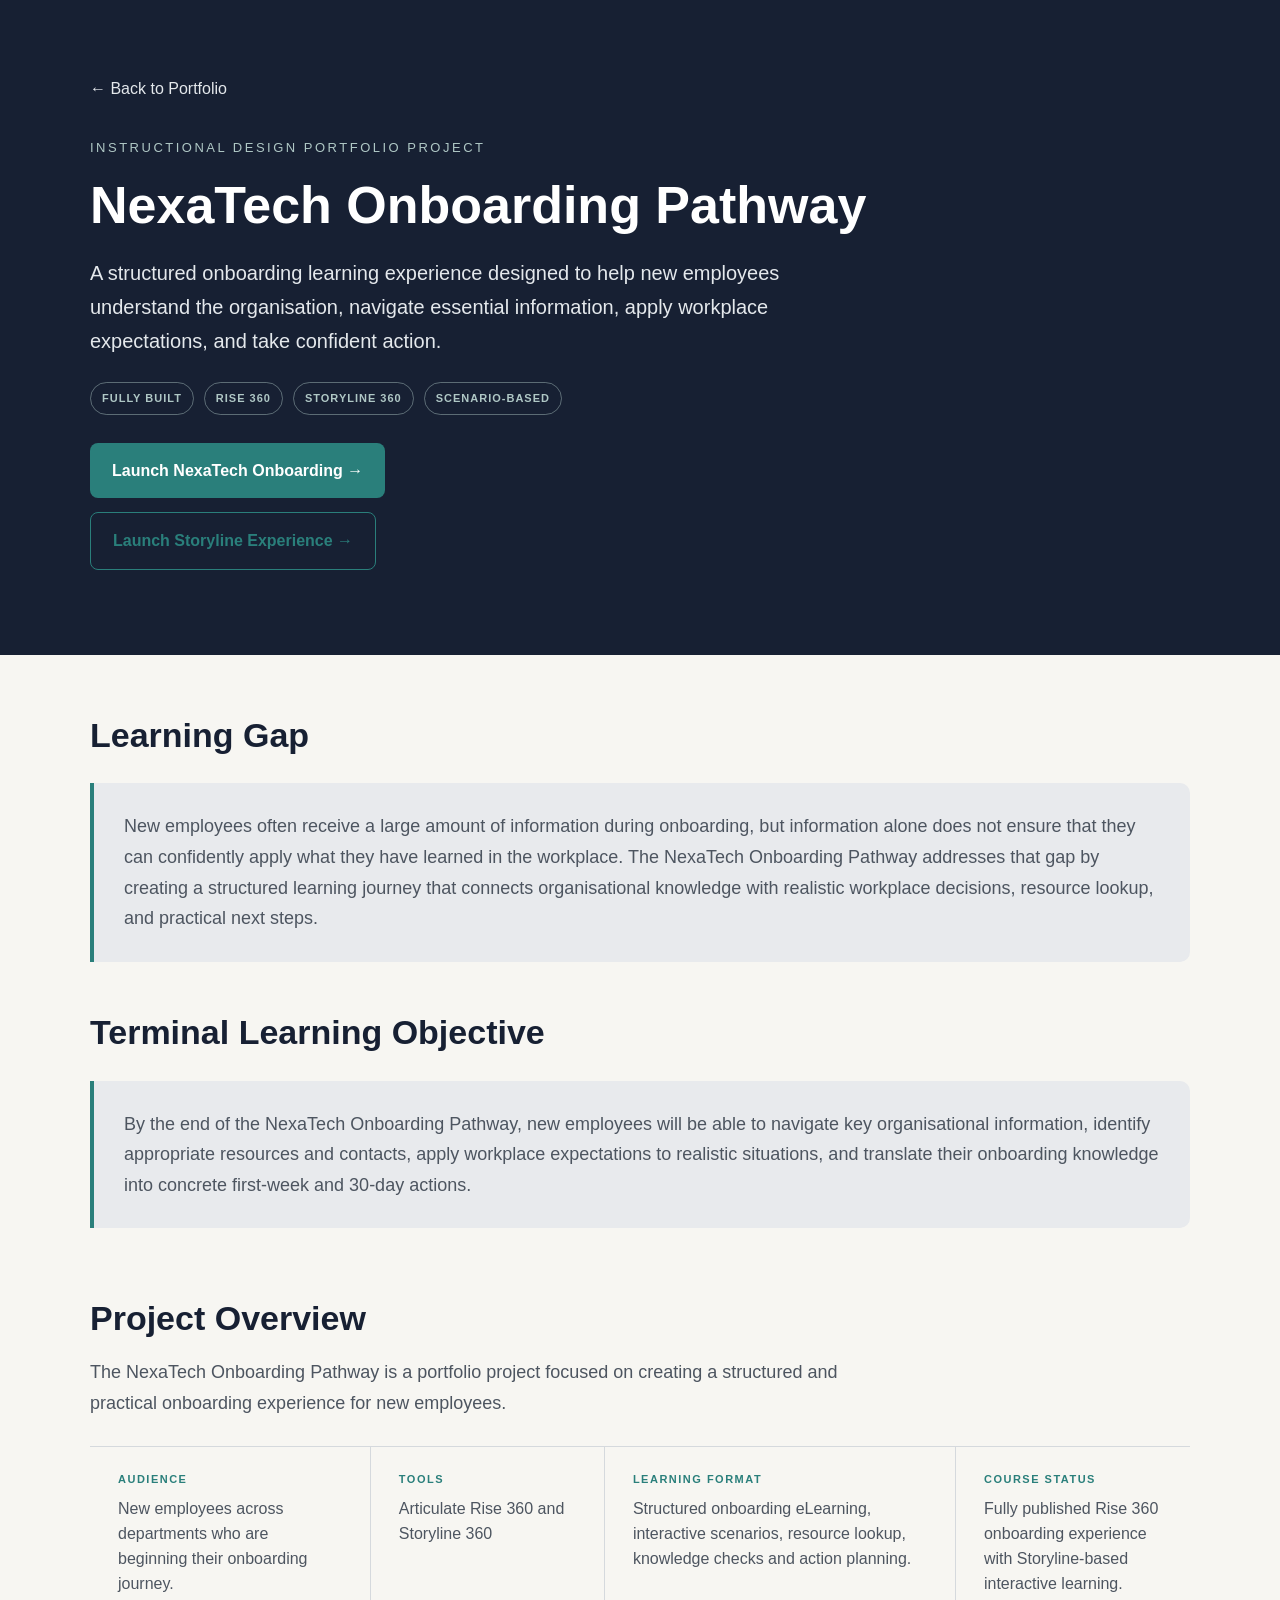
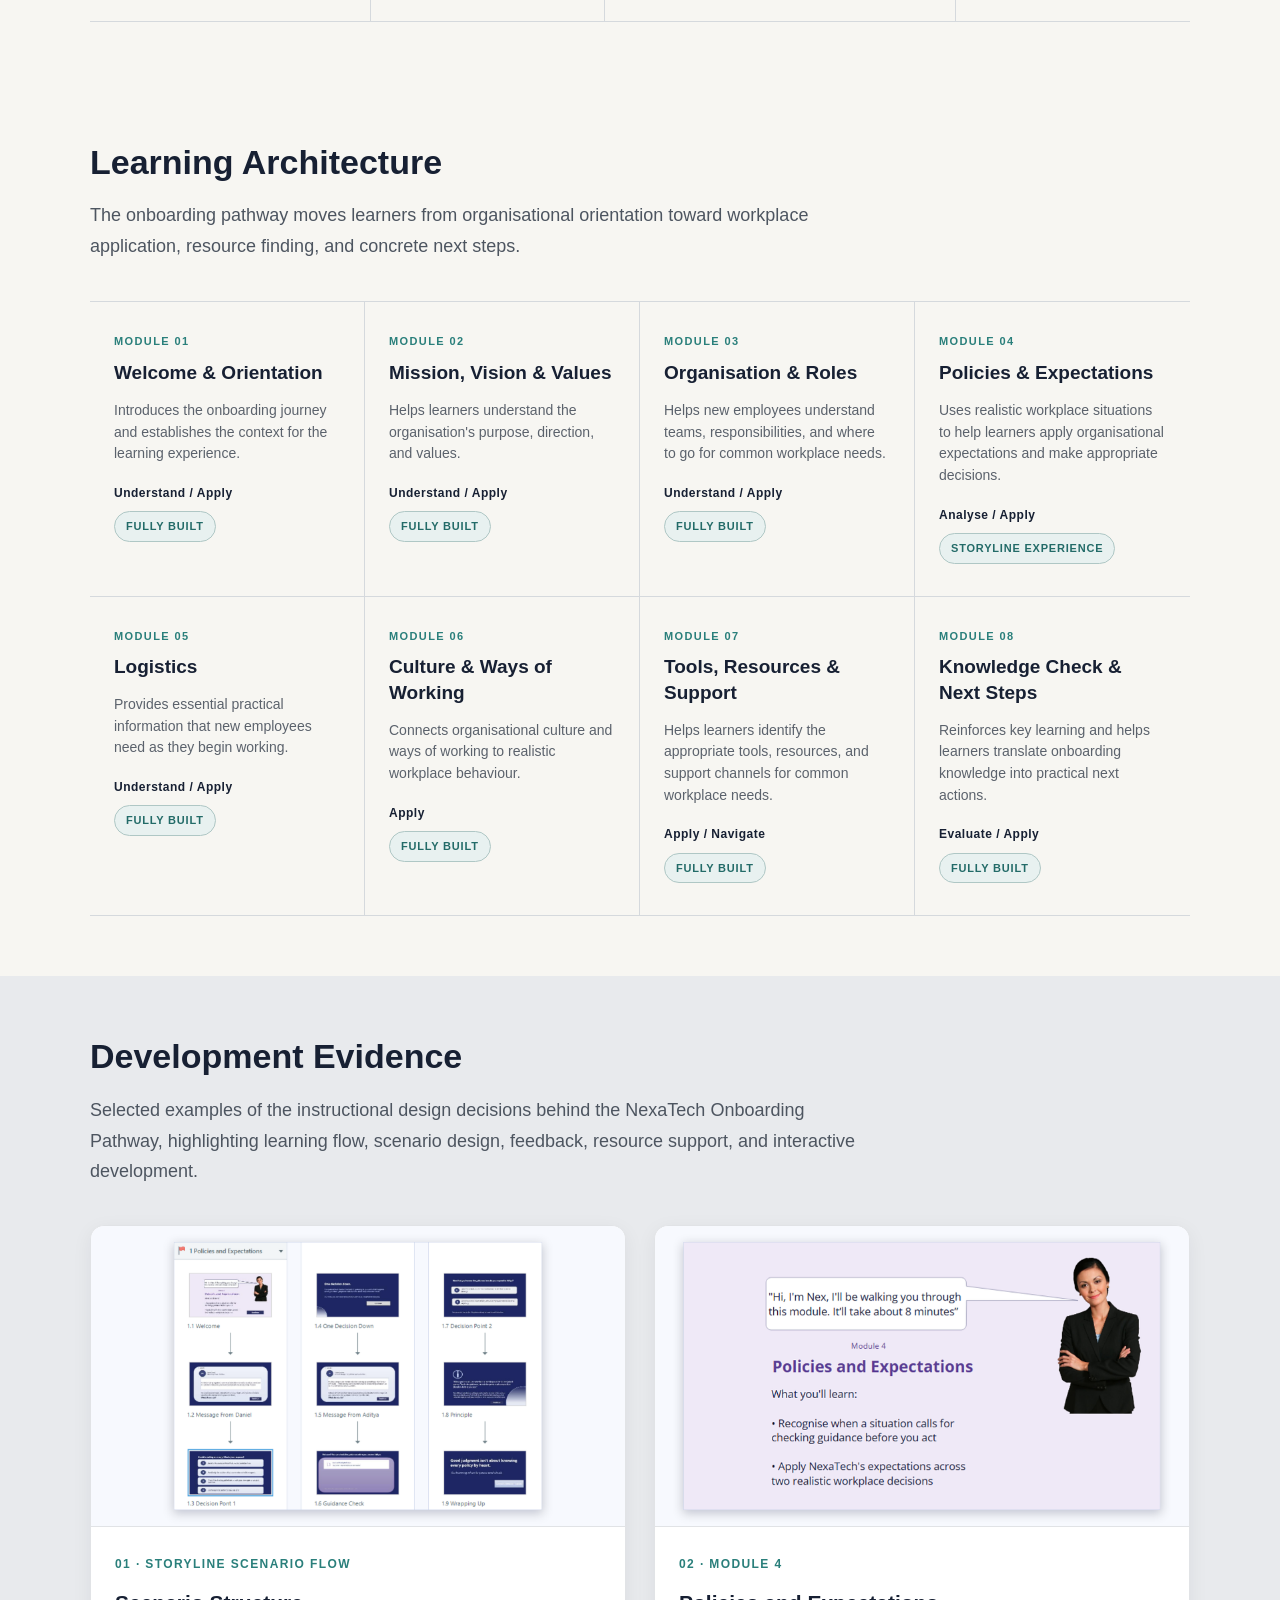
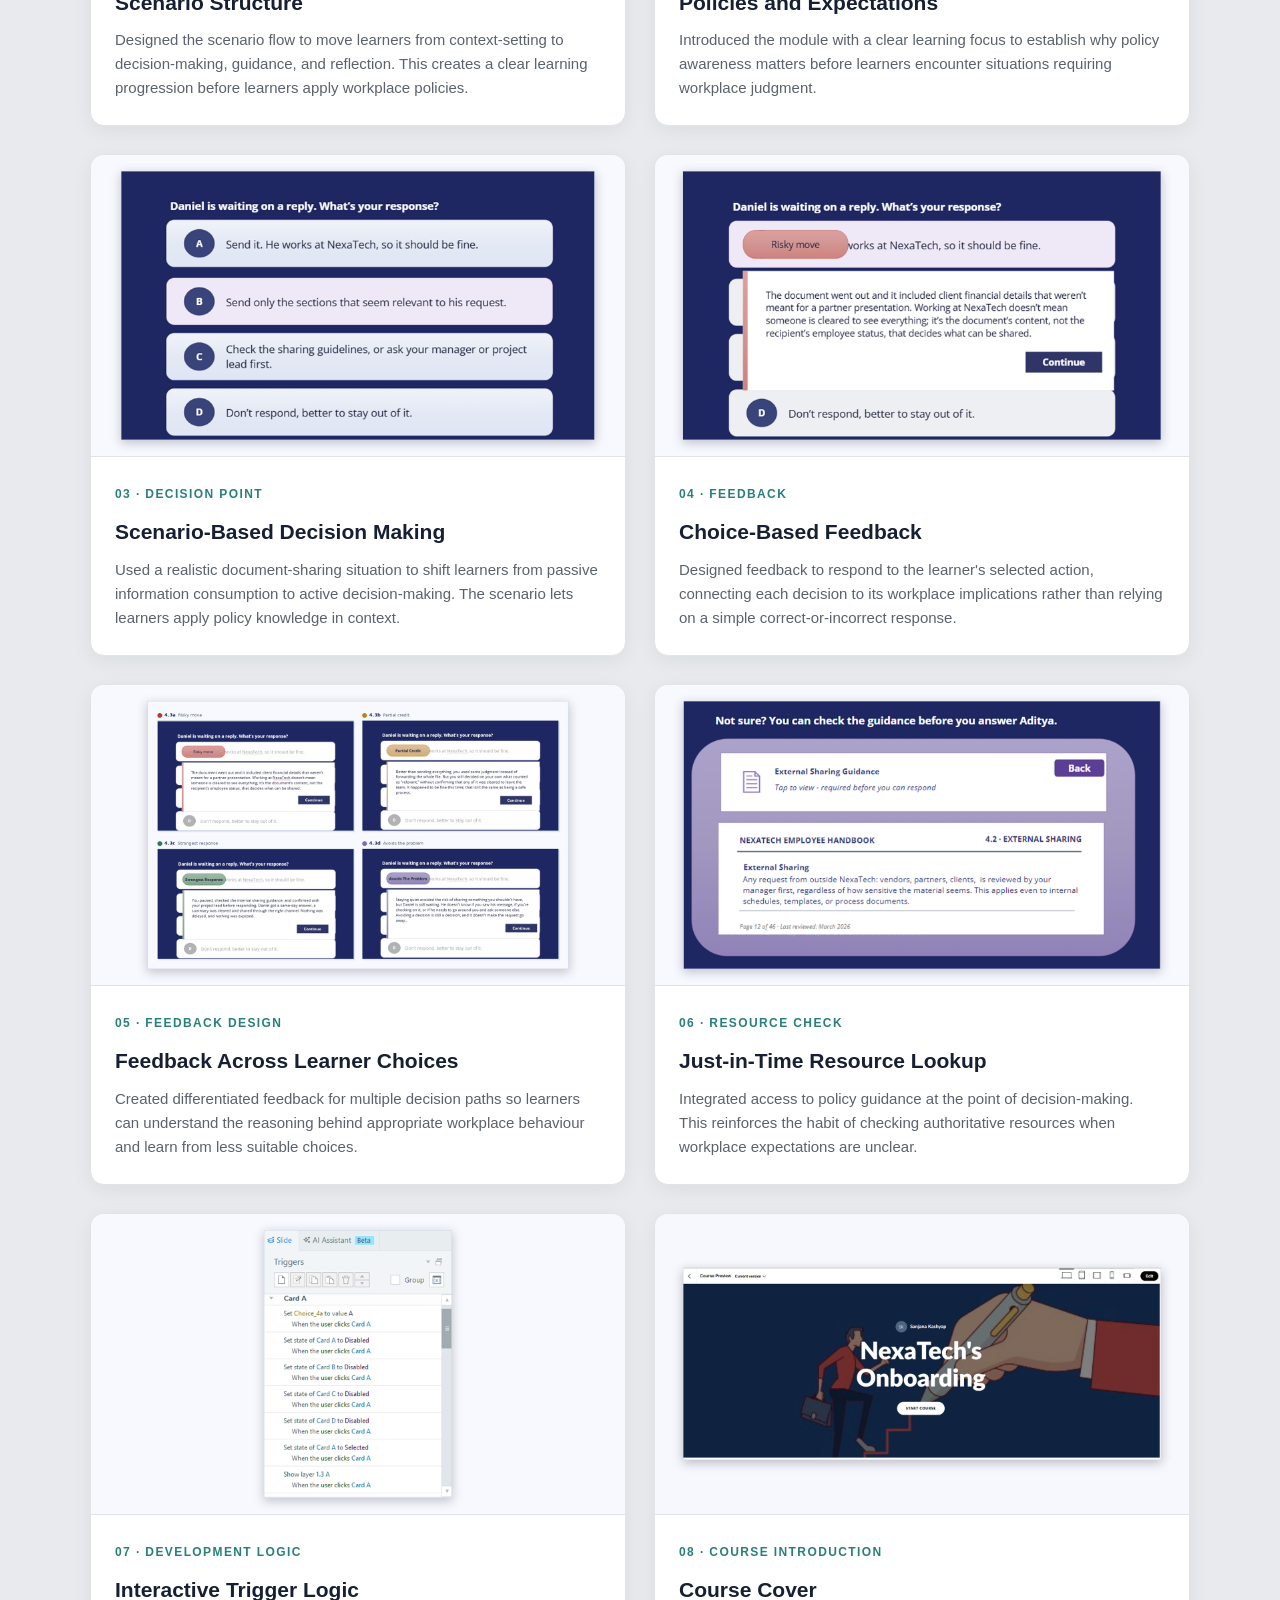
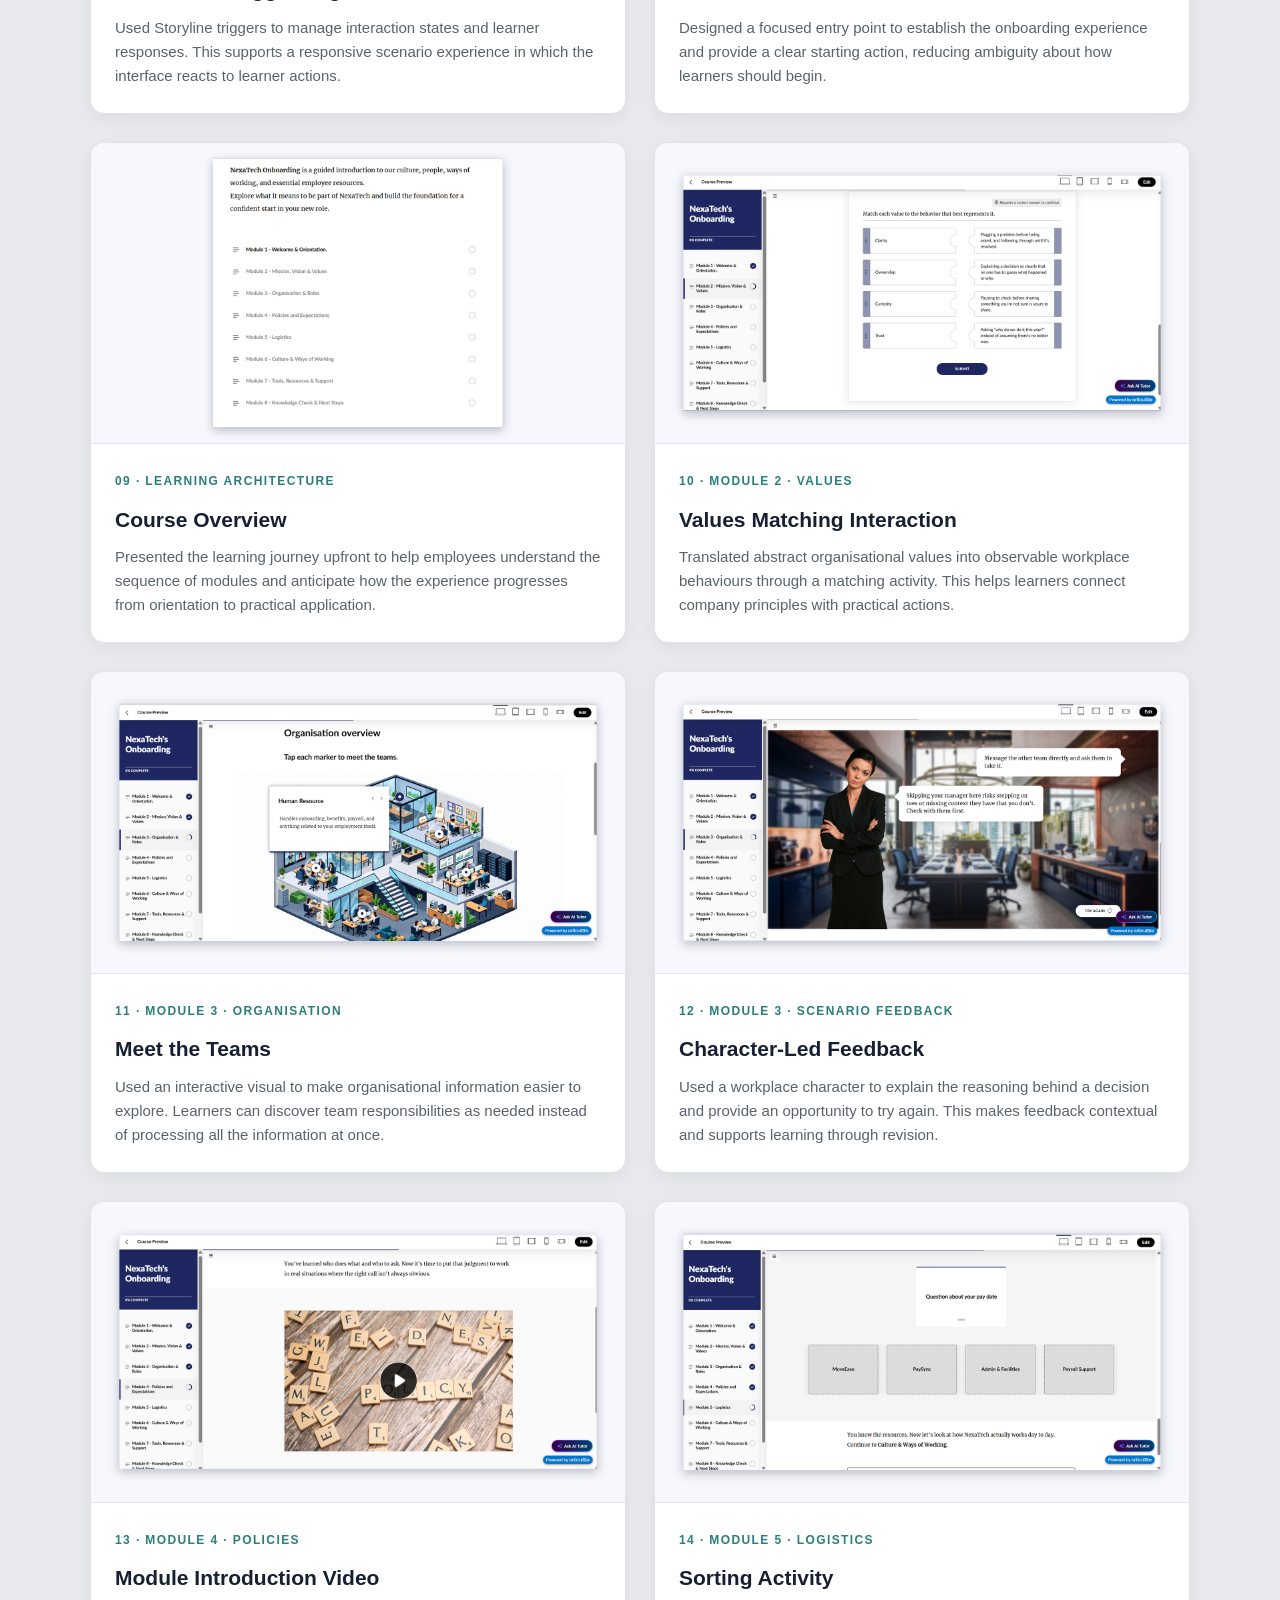
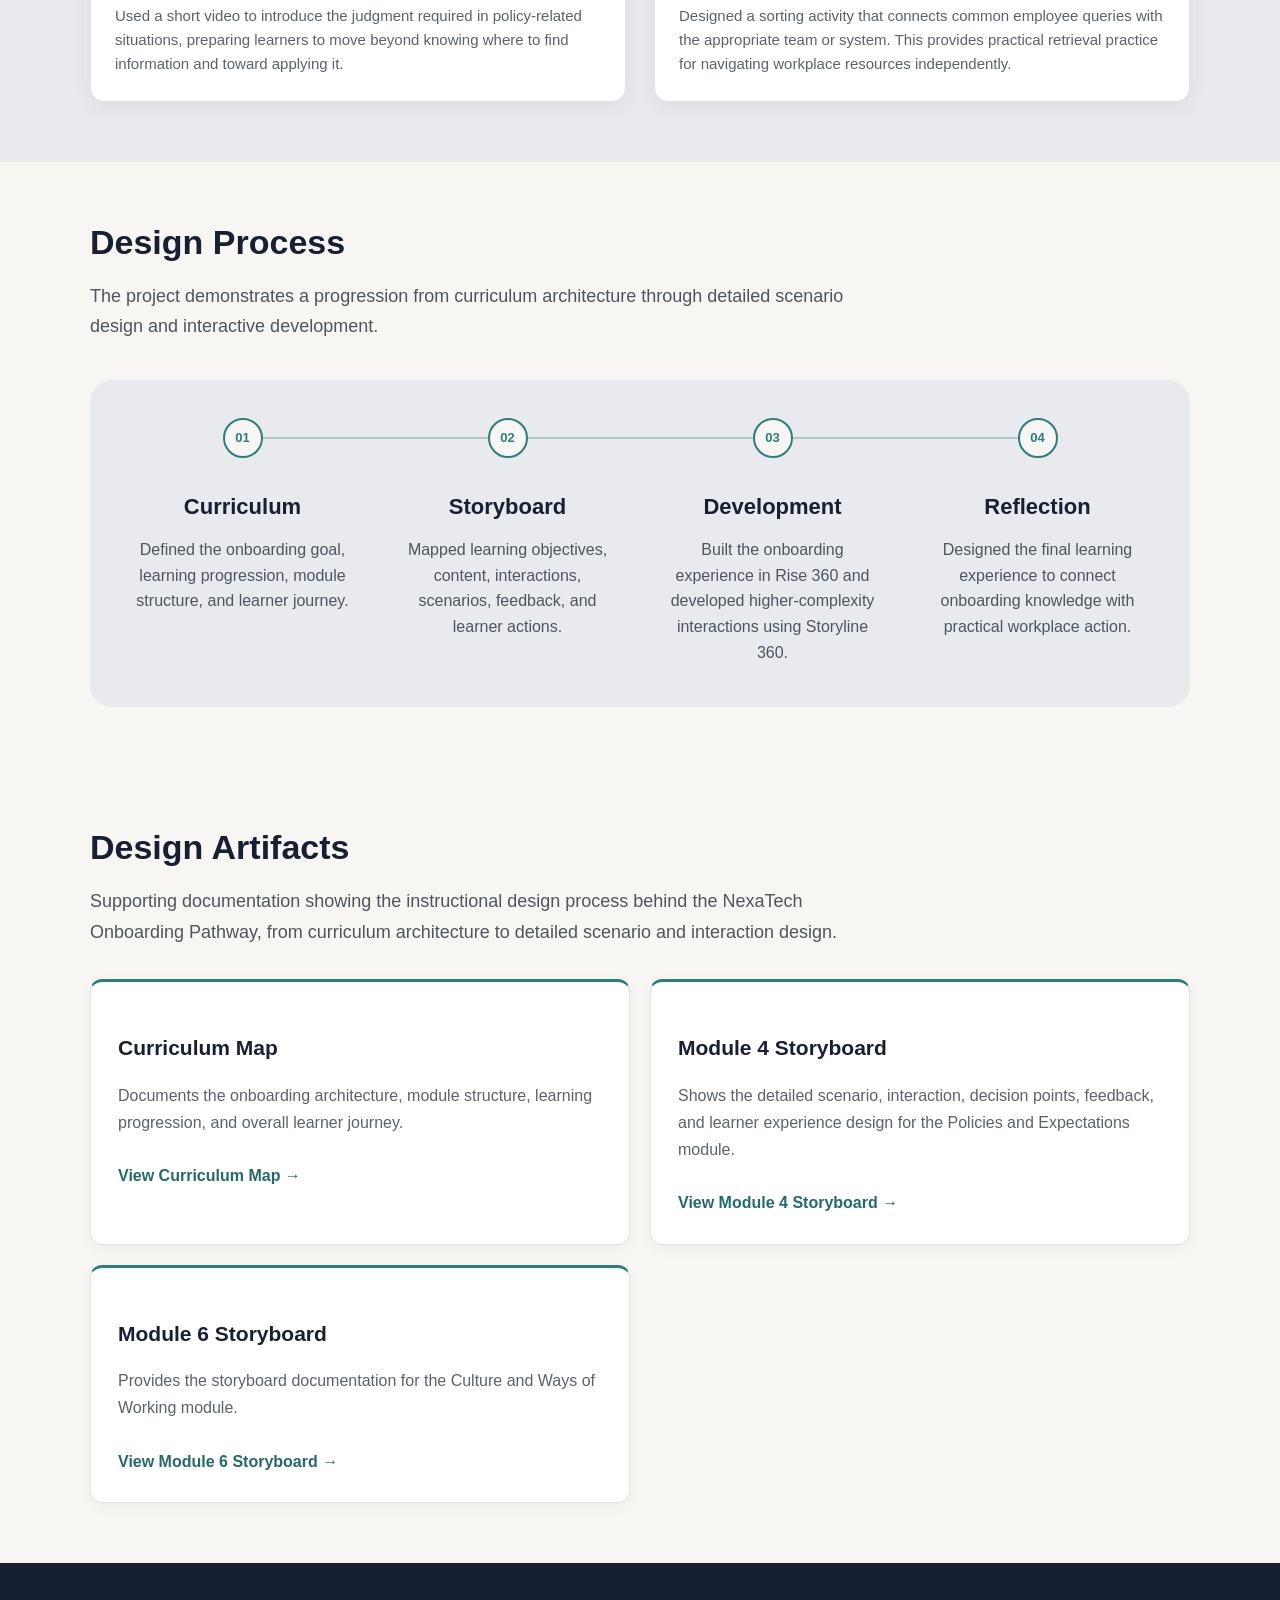
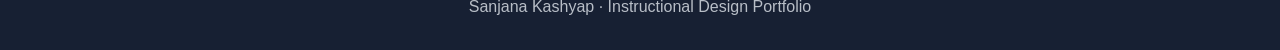
<file: portfolio/projects/nexatech/index.html>
<!DOCTYPE html>
<html lang="en">
<head>
  <meta charset="UTF-8">
  <meta name="viewport" content="width=device-width, initial-scale=1.0">

  <title>NexaTech Onboarding Pathway | Sanjana Kashyap</title>

  <style>
  * {
    box-sizing: border-box;
  }

  body {
    margin: 0;
    font-family: Arial, Helvetica, sans-serif;
    background: #F7F6F2;
    color: #20242B;
    line-height: 1.7;
  }

  .container {
    width: 90%;
    max-width: 1100px;
    margin: auto;
  }

  .hero {
    background: #172033;
    color: white;
    padding: 75px 0 85px;
  }

  .eyebrow {
    font-size: 13px;
    text-transform: uppercase;
    letter-spacing: 2.5px;
    color: #AFC7C5;
    margin-bottom: 18px;
  }

  h1 {
    font-size: 52px;
    line-height: 1.1;
    margin: 0 0 22px;
    max-width: 850px;
  }

  .hero p {
    max-width: 760px;
    font-size: 20px;
    color: #E4E8EC;
  }

  .hero-meta {
    display: flex;
    flex-wrap: wrap;
    gap: 10px;
    margin-top: 24px;
  }

  .hero-meta span {
    display: inline-block;
    padding: 6px 11px;
    border: 1px solid rgba(175, 199, 197, 0.45);
    border-radius: 20px;
    color: #AFC7C5;
    font-size: 11px;
    font-weight: bold;
    letter-spacing: 1px;
    text-transform: uppercase;
  }

  .button {
    display: inline-block;
    margin-top: 28px;
    padding: 14px 22px;
    background: #2A7F7B;
    color: white;
    text-decoration: none;
    border-radius: 8px;
    font-weight: bold;
    transition: 0.2s ease;
  }

  .button:hover {
    background: #236B68;
    transform: translateY(-1px);
  }

  .button-secondary {
    display: block;
    width: fit-content;
    background: transparent;
    color: #2A7F7B;
    border: 1px solid #2A7F7B;
    margin-left: 0;
    margin-top: 14px;
  }

  .button-secondary:hover {
    background: #E8F1F0;
    color: #236B68;
  }

  .back-link {
    display: inline-block;
    margin-bottom: 35px;
    color: #E4E8EC;
    text-decoration: none;
  }

  .back-link:hover {
    color: white;
  }

  section {
    padding: 60px 0;
  }

  /* Tighter transition between objective and overview */

  section:first-of-type {
    padding-bottom: 35px;
  }

  section:nth-of-type(2) {
    padding-top: 35px;
  }

  h2 {
    font-size: 34px;
    line-height: 1.2;
    color: #172033;
    margin: 0 0 16px;
  }

  h3 {
    font-size: 21px;
    color: #172033;
    margin-bottom: 8px;
  }

  .intro {
    max-width: 780px;
    font-size: 18px;
    color: #4D5560;
  }

  /* LEARNING GAP */

  .learning-gap,
  .learning-objective {
    margin-top: 28px;
    padding: 28px 30px;
    background: #E8EAED;
    border-left: 4px solid #2A7F7B;
    border-radius: 0 10px 10px 0;
    max-width: 100%;
  }

  .learning-gap p,
  .learning-objective p {
    margin: 0;
    color: #4D5560;
    font-size: 18px;
    line-height: 1.7;
  }

  .learning-objective {
    margin-top: 28px;
  }

  /* PROJECT OVERVIEW */

  .meta-grid {
    display: grid;
    grid-template-columns: 1.2fr 1fr 1.5fr 1fr;
    gap: 0;
    margin-top: 28px;
    border-top: 1px solid #D5D9DD;
    border-bottom: 1px solid #D5D9DD;
  }

  .meta-card {
    padding: 24px 28px;
    border: none;
    border-right: 1px solid #D5D9DD;
    border-radius: 0;
    background: transparent;
    box-shadow: none;
    color: #4D5560;
    font-size: 16px;
    line-height: 1.55;
  }

  .meta-card:last-child {
    border-right: none;
  }

  .meta-card strong {
    display: block;
    margin-bottom: 9px;
    color: #2A7F7B;
    font-size: 11px;
    font-weight: bold;
    letter-spacing: 1.5px;
    text-transform: uppercase;
  }

  /* LEARNING ARCHITECTURE */

  .modules {
    display: grid;
    grid-template-columns: repeat(4, 1fr);
    gap: 0;
    margin-top: 40px;
    border-top: 1px solid #D5D9DD;
    border-bottom: 1px solid #D5D9DD;
  }

  .module {
    position: relative;
    background: transparent;
    padding: 30px 24px 32px;
    border: none;
    border-right: 1px solid #D5D9DD;
    border-radius: 0;
    box-shadow: none;
    min-height: 275px;
  }

  .module:nth-child(4n) {
    border-right: none;
  }

  .module:nth-child(n+5) {
    border-top: 1px solid #D5D9DD;
  }

  .module-number {
    color: #2A7F7B;
    font-size: 11px;
    font-weight: bold;
    letter-spacing: 1.4px;
    text-transform: uppercase;
  }

  .module h3 {
    margin: 9px 0 12px;
    font-size: 19px;
    line-height: 1.35;
  }

  .module p {
    color: #5B626C;
    font-size: 14px;
    line-height: 1.55;
    margin-bottom: 18px;
  }

  .module strong {
    display: block;
    margin-top: 10px;
    color: #172033;
    font-size: 12px;
    letter-spacing: 0.5px;
  }

  .status {
    display: inline-block;
    margin-top: 8px;
    padding: 5px 11px;
    border-radius: 20px;
    background: #F1F3F4;
    color: #59616B;
    border: 1px solid #D9DDE0;
    font-size: 11px;
    font-weight: bold;
    letter-spacing: 0.8px;
    text-transform: uppercase;
  }

  .status-built {
    background: #E8F1F0;
    color: #236B68;
    border-color: #AFC7C5;
  }

  /* DESIGN APPROACH */

  .design-grid {
    display: grid;
    grid-template-columns: repeat(2, 1fr);
    gap: 20px;
    margin-top: 32px;
  }

  .design-card {
    background: transparent;
    padding: 25px 0 27px;
    border-top: 3px solid #2A7F7B;
  }

  .design-card h3 {
    margin-top: 0;
  }

  .design-card p {
    color: #4D5560;
    font-size: 17px;
    line-height: 1.65;
  }

  /* DESIGN PROCESS */

  .process {
    display: grid;
    grid-template-columns: repeat(4, 1fr);
    gap: 0;
    margin-top: 38px;
    padding: 38px 20px 42px;
    background: #E8EAED;
    border-radius: 22px;
  }

  .process-step {
    position: relative;
    background: transparent;
    padding: 0 22px;
    text-align: center;
    border: none;
    border-radius: 0;
    box-shadow: none;
  }

  .process-step:not(:last-child)::after {
    content: "";
    position: absolute;
    top: 19px;
    left: 50%;
    width: 100%;
    height: 2px;
    background: #AFC7C5;
    z-index: 0;
  }

  .process-step strong {
    position: relative;
    z-index: 2;
    display: flex;
    align-items: center;
    justify-content: center;
    width: 40px;
    height: 40px;
    margin: 0 auto 30px;
    border: 2px solid #2A7F7B;
    border-radius: 50%;
    background: #F7F6F2;
    color: #2A7F7B;
    font-size: 13px;
    font-weight: bold;
  }

  .process-step h3 {
    margin: 0 0 12px;
    font-size: 22px;
  }

  .process-step p {
    margin: 0 auto;
    max-width: 220px;
    color: #4D5560;
    font-size: 16px;
    line-height: 1.6;
  }

  /* DEVELOPMENT EVIDENCE */

  .screenshots {
    background: #E8EAED;
  }

  .screenshot-placeholder {
    background: white;
    border: 2px dashed #B9BEC5;
    border-radius: 12px;
    padding: 50px 25px;
    text-align: center;
    color: #666E78;
    margin-top: 28px;
  }

  .screenshot-gallery {
    display: grid;
    grid-template-columns: repeat(2, 1fr);
    gap: 28px;
    margin-top: 38px;
  }

  .screenshot-card {
    background: white;
    border-radius: 14px;
    overflow: hidden;
    border: 1px solid #E1E3E6;
    box-shadow: 0 5px 20px rgba(23, 32, 51, 0.06);
    transition: 0.2s ease;
  }

  .screenshot-card:hover {
    transform: translateY(-3px);
    box-shadow: 0 10px 28px rgba(23, 32, 51, 0.10);
  }

  .screenshot-card img {
    width: 100%;
    display: block;
    border-bottom: 1px solid #E1E3E6;
  }

  .screenshot-content {
    padding: 22px 24px 25px;
  }

  .screenshot-content span {
    font-size: 12px;
    text-transform: uppercase;
    letter-spacing: 1.4px;
    color: #2A7F7B;
    font-weight: bold;
  }

  .screenshot-content h3 {
    margin: 8px 0 8px;
  }

  .screenshot-content p {
    margin: 0;
    color: #5B626C;
    font-size: 15px;
    line-height: 1.6;
  }

  /* ARTIFACTS */

  .artifact-grid {
    display: grid;
    grid-template-columns: repeat(2, 1fr);
    gap: 20px;
    margin-top: 32px;
  }

  .artifact-card {
    background: white;
    padding: 27px;
    border-radius: 12px;
    border: 1px solid #E1E3E6;
    border-top: 3px solid #2A7F7B;
    box-shadow: 0 4px 16px rgba(23, 32, 51, 0.04);
  }

  .artifact-card p {
    color: #5B626C;
  }

  .artifact-link {
    display: inline-block;
    margin-top: 10px;
    color: #236B68;
    font-weight: bold;
    text-decoration: none;
  }

  .artifact-link:hover {
    text-decoration: underline;
  }

  footer {
    background: #172033;
    color: #B8BEC7;
    padding: 30px 0;
    text-align: center;
  }

  @media (max-width: 800px) {

    h1 {
      font-size: 40px;
    }

    .meta-grid,
    .design-grid,
    .process,
    .artifact-grid {
      grid-template-columns: 1fr;
    }

    .meta-card {
      border-right: none;
      border-bottom: 1px solid #D5D9DD;
      padding: 18px 5px;
    }

    .meta-card:last-child {
      border-bottom: none;
    }

    .modules {
      grid-template-columns: 1fr;
      gap: 0;
    }

    .module {
      border-right: none;
      border-bottom: 1px solid #D5D9DD;
      min-height: auto;
    }

    .module:nth-child(n+5) {
      border-top: none;
    }

    .module:last-child {
      border-bottom: none;
    }

    .process {
      gap: 30px;
    }

    .process-step:not(:last-child)::after {
      display: none;
    }

    .process-step strong {
      margin-bottom: 18px;
    }

    .screenshot-gallery {
      grid-template-columns: 1fr;
    }
  }
</style>
</head>

<body>

  <!-- HERO -->
  <header class="hero">
    <div class="container">

      <a class="back-link" href="/Rise-storyline360-Portfolio/portfolio/index.html">
        ← Back to Portfolio
      </a>

      <div class="eyebrow">
        Instructional Design Portfolio Project
      </div>

      <h1>NexaTech Onboarding Pathway</h1>

      <p>
        A structured onboarding learning experience designed to help
        new employees understand the organisation, navigate essential
        information, apply workplace expectations, and take confident
        action.
      </p>

      <div class="hero-meta">

        <span>Fully Built</span>

        <span>Rise 360</span>

        <span>Storyline 360</span>

        <span>Scenario-Based</span>

      </div>

      <a
        class="button"
        href="course/index.html"
        target="_blank"
      >
        Launch NexaTech Onboarding →
      </a>

      <a
        class="button button-secondary"
        href="course/storyline/story.html"
        target="_blank"
      >
        Launch Storyline Experience →
      </a>

    </div>
  </header>


  <!-- BUSINESS PROBLEM & LEARNING OBJECTIVE -->

  <section>
    <div class="container">

      <h2>Learning Gap</h2>

      <div class="learning-gap">

        <p>
          New employees often receive a large amount of information during
          onboarding, but information alone does not ensure that they can
          confidently apply what they have learned in the workplace.
          The NexaTech Onboarding Pathway addresses that gap by creating
          a structured learning journey that connects organisational
          knowledge with realistic workplace decisions, resource lookup,
          and practical next steps.
        </p>

      </div>


      <h2 style="margin-top: 50px;">
        Terminal Learning Objective
      </h2>

      <div class="learning-objective">

        <p>
          By the end of the NexaTech Onboarding Pathway, new employees
          will be able to navigate key organisational information,
          identify appropriate resources and contacts, apply workplace
          expectations to realistic situations, and translate their
          onboarding knowledge into concrete first-week and 30-day actions.
        </p>

      </div>

    </div>
  </section>


  <!-- PROJECT OVERVIEW -->

  <section>
    <div class="container">

      <h2>Project Overview</h2>

      <p class="intro">
        The NexaTech Onboarding Pathway is a portfolio project focused
        on creating a structured and practical onboarding experience
        for new employees.
      </p>

      <div class="meta-grid">

        <div class="meta-card">
          <strong>Audience</strong>
          New employees across departments who are beginning their
          onboarding journey.
        </div>

        <div class="meta-card">
          <strong>Tools</strong>
          Articulate Rise 360 and Storyline 360
        </div>

        <div class="meta-card">
          <strong>Learning Format</strong>
          Structured onboarding eLearning, interactive scenarios,
          resource lookup, knowledge checks and action planning.
        </div>

        <div class="meta-card">
          <strong>Course Status</strong>
          Fully published Rise 360 onboarding experience with
          Storyline-based interactive learning.
        </div>

      </div>

    </div>
  </section>


  <!-- LEARNING ARCHITECTURE -->

  <section>
    <div class="container">

      <h2>Learning Architecture</h2>

      <p class="intro">
        The onboarding pathway moves learners from organisational
        orientation toward workplace application, resource finding,
        and concrete next steps.
      </p>

      <div class="modules">


        <div class="module">

          <div class="module-number">
            Module 01
          </div>

          <h3>
            Welcome & Orientation
          </h3>

          <p>
            Introduces the onboarding journey and establishes the
            context for the learning experience.
          </p>

          <strong>
            Understand / Apply
          </strong>

          <span class="status status-built">
            Fully built
          </span>

        </div>


        <div class="module">

          <div class="module-number">
            Module 02
          </div>

          <h3>
            Mission, Vision & Values
          </h3>

          <p>
            Helps learners understand the organisation's purpose,
            direction, and values.
          </p>

          <strong>
            Understand / Apply
          </strong>

          <span class="status status-built">
            Fully built
          </span>

        </div>


        <div class="module">

          <div class="module-number">
            Module 03
          </div>

          <h3>
            Organisation & Roles
          </h3>

          <p>
            Helps new employees understand teams, responsibilities,
            and where to go for common workplace needs.
          </p>

          <strong>
            Understand / Apply
          </strong>

          <span class="status status-built">
            Fully built
          </span>

        </div>


        <div class="module">

          <div class="module-number">
            Module 04
          </div>

          <h3>
            Policies & Expectations
          </h3>

          <p>
            Uses realistic workplace situations to help learners
            apply organisational expectations and make appropriate
            decisions.
          </p>

          <strong>
            Analyse / Apply
          </strong>

          <span class="status status-built">
            Storyline experience
          </span>

        </div>


        <div class="module">

          <div class="module-number">
            Module 05
          </div>

          <h3>
            Logistics
          </h3>

          <p>
            Provides essential practical information that new
            employees need as they begin working.
          </p>

          <strong>
            Understand / Apply
          </strong>

          <span class="status status-built">
            Fully built
          </span>

        </div>


        <div class="module">

          <div class="module-number">
            Module 06
          </div>

          <h3>
            Culture & Ways of Working
          </h3>

          <p>
            Connects organisational culture and ways of working
            to realistic workplace behaviour.
          </p>

          <strong>
            Apply
          </strong>

          <span class="status status-built">
            Fully built
          </span>

        </div>


        <div class="module">

          <div class="module-number">
            Module 07
          </div>

          <h3>
            Tools, Resources & Support
          </h3>

          <p>
            Helps learners identify the appropriate tools, resources,
            and support channels for common workplace needs.
          </p>

          <strong>
            Apply / Navigate
          </strong>

          <span class="status status-built">
            Fully built
          </span>

        </div>


        <div class="module">

          <div class="module-number">
            Module 08
          </div>

          <h3>
            Knowledge Check & Next Steps
          </h3>

          <p>
            Reinforces key learning and helps learners translate
            onboarding knowledge into practical next actions.
          </p>

          <strong>
            Evaluate / Apply
          </strong>

          <span class="status status-built">
            Fully built
          </span>

        </div>


      </div>

    </div>
  </section>


  
<!-- DEVELOPMENT EVIDENCE -->
<section class="screenshots">
  <div class="container">

    <h2>Development Evidence</h2>

    <p class="intro">
      Selected examples of the instructional design decisions behind
      the NexaTech Onboarding Pathway, highlighting learning flow,
      scenario design, feedback, resource support, and interactive
      development.
    </p>

    <div class="screenshot-gallery">

      <!-- 01 · STORYLINE SCENARIO FLOW -->
      <div class="screenshot-card">
        <a href="course/images/01-story-view-slide-map.png" target="_blank">
          <img
            src="course/images/01-story-view-slide-map.png"
            alt="Storyline scenario flow and slide map for NexaTech onboarding"
          >
        </a>

        <div class="screenshot-content">
          <span>01 · Storyline Scenario Flow</span>
          <h3>Scenario Structure</h3>
          <p>
            Designed the scenario flow to move learners from context-setting
            to decision-making, guidance, and reflection. This creates a
            clear learning progression before learners apply workplace policies.
          </p>
        </div>
      </div>

      <!-- 02 · MODULE 4 -->
      <div class="screenshot-card">
        <a href="course/images/02-welcome-slide.png" target="_blank">
          <img
            src="course/images/02-welcome-slide.png"
            alt="Module 4 Policies and Expectations welcome slide"
          >
        </a>

        <div class="screenshot-content">
          <span>02 · Module 4</span>
          <h3>Policies and Expectations</h3>
          <p>
            Introduced the module with a clear learning focus to establish
            why policy awareness matters before learners encounter situations
            requiring workplace judgment.
          </p>
        </div>
      </div>

      <!-- 03 · DECISION POINT -->
      <div class="screenshot-card">
        <a href="course/images/03-decision-before-choice.png" target="_blank">
          <img
            src="course/images/03-decision-before-choice.png"
            alt="NexaTech onboarding scenario decision point before learner choice"
          >
        </a>

        <div class="screenshot-content">
          <span>03 · Decision Point</span>
          <h3>Scenario-Based Decision Making</h3>
          <p>
            Used a realistic document-sharing situation to shift learners
            from passive information consumption to active decision-making.
            The scenario lets learners apply policy knowledge in context.
          </p>
        </div>
      </div>

      <!-- 04 · FEEDBACK -->
      <div class="screenshot-card">
        <a href="course/images/04-decision-after-choice.png" target="_blank">
          <img
            src="course/images/04-decision-after-choice.png"
            alt="NexaTech onboarding scenario after learner choice with feedback"
          >
        </a>

        <div class="screenshot-content">
          <span>04 · Feedback</span>
          <h3>Choice-Based Feedback</h3>
          <p>
            Designed feedback to respond to the learner's selected action,
            connecting each decision to its workplace implications rather
            than relying on a simple correct-or-incorrect response.
          </p>
        </div>
      </div>

      <!-- 05 · FEEDBACK DESIGN -->
      <div class="screenshot-card">
        <a href="course/images/05-feedback-layers-2x2.png" target="_blank">
          <img
            src="course/images/05-feedback-layers-2x2.png"
            alt="Four feedback layers for different learner choices"
          >
        </a>

        <div class="screenshot-content">
          <span>05 · Feedback Design</span>
          <h3>Feedback Across Learner Choices</h3>
          <p>
            Created differentiated feedback for multiple decision paths
            so learners can understand the reasoning behind appropriate
            workplace behaviour and learn from less suitable choices.
          </p>
        </div>
      </div>

      <!-- 06 · RESOURCE CHECK -->
      <div class="screenshot-card">
        <a href="course/images/06-resource-check-handbook.png" target="_blank">
          <img
            src="course/images/06-resource-check-handbook.png"
            alt="NexaTech employee handbook resource check"
          >
        </a>

        <div class="screenshot-content">
          <span>06 · Resource Check</span>
          <h3>Just-in-Time Resource Lookup</h3>
          <p>
            Integrated access to policy guidance at the point of
            decision-making. This reinforces the habit of checking
            authoritative resources when workplace expectations are unclear.
          </p>
        </div>
      </div>

      <!-- 07 · DEVELOPMENT LOGIC -->
      <div class="screenshot-card">
        <a href="course/images/07-trigger-panel-decision-card.png" target="_blank">
          <img
            src="course/images/07-trigger-panel-decision-card.png"
            alt="Storyline trigger panel showing interactive decision card logic"
          >
        </a>

        <div class="screenshot-content">
          <span>07 · Development Logic</span>
          <h3>Interactive Trigger Logic</h3>
          <p>
            Used Storyline triggers to manage interaction states and learner
            responses. This supports a responsive scenario experience in
            which the interface reacts to learner actions.
          </p>
        </div>
      </div>

      <!-- 08 · COURSE INTRODUCTION -->
      <div class="screenshot-card">
        <a href="course/images/nexatech-08-course-cover-landing.png" target="_blank">
          <img
            src="course/images/nexatech-08-course-cover-landing.png"
            alt="NexaTech onboarding course cover in Rise 360"
          >
        </a>

        <div class="screenshot-content">
          <span>08 · Course Introduction</span>
          <h3>Course Cover</h3>
          <p>
            Designed a focused entry point to establish the onboarding
            experience and provide a clear starting action, reducing
            ambiguity about how learners should begin.
          </p>
        </div>
      </div>

      <!-- 09 · LEARNING ARCHITECTURE -->
      <div class="screenshot-card">
        <a href="course/images/nexatech-09-course-overview-module-list.png" target="_blank">
          <img
            src="course/images/nexatech-09-course-overview-module-list.png"
            alt="NexaTech onboarding course overview listing all eight modules"
          >
        </a>

        <div class="screenshot-content">
          <span>09 · Learning Architecture</span>
          <h3>Course Overview</h3>
          <p>
            Presented the learning journey upfront to help employees
            understand the sequence of modules and anticipate how the
            experience progresses from orientation to practical application.
          </p>
        </div>
      </div>

      <!-- 10 · MODULE 2 -->
      <div class="screenshot-card">
        <a href="course/images/nexatech-10-values-matching-interaction.png" target="_blank">
          <img
            src="course/images/nexatech-10-values-matching-interaction.png"
            alt="Module 2 matching activity pairing company values with behaviours"
          >
        </a>

        <div class="screenshot-content">
          <span>10 · Module 2 · Values</span>
          <h3>Values Matching Interaction</h3>
          <p>
            Translated abstract organisational values into observable
            workplace behaviours through a matching activity. This helps
            learners connect company principles with practical actions.
          </p>
        </div>
      </div>

      <!-- 11 · MODULE 3 -->
      <div class="screenshot-card">
        <a href="course/images/nexatech-11-organisation-overview-labelled-graphic.png" target="_blank">
          <img
            src="course/images/nexatech-11-organisation-overview-labelled-graphic.png"
            alt="Module 3 interactive office graphic with markers introducing each team"
          >
        </a>

        <div class="screenshot-content">
          <span>11 · Module 3 · Organisation</span>
          <h3>Meet the Teams</h3>
          <p>
            Used an interactive visual to make organisational information
            easier to explore. Learners can discover team responsibilities
            as needed instead of processing all the information at once.
          </p>
        </div>
      </div>

      <!-- 12 · MODULE 3 SCENARIO -->
      <div class="screenshot-card">
        <a href="course/images/nexatech-12-scenario-feedback-try-again.png" target="_blank">
          <img
            src="course/images/nexatech-12-scenario-feedback-try-again.png"
            alt="Character-led scenario feedback with a Try Again option"
          >
        </a>

        <div class="screenshot-content">
          <span>12 · Module 3 · Scenario Feedback</span>
          <h3>Character-Led Feedback</h3>
          <p>
            Used a workplace character to explain the reasoning behind
            a decision and provide an opportunity to try again. This makes
            feedback contextual and supports learning through revision.
          </p>
        </div>
      </div>

      <!-- 13 · MODULE 4 -->
      <div class="screenshot-card">
        <a href="course/images/nexatech-13-policies-module-intro-video.png" target="_blank">
          <img
            src="course/images/nexatech-13-policies-module-intro-video.png"
            alt="Module 4 introduction with a policy-themed video"
          >
        </a>

        <div class="screenshot-content">
          <span>13 · Module 4 · Policies</span>
          <h3>Module Introduction Video</h3>
          <p>
            Used a short video to introduce the judgment required in
            policy-related situations, preparing learners to move beyond
            knowing where to find information and toward applying it.
          </p>
        </div>
      </div>

      <!-- 14 · MODULE 5 -->
      <div class="screenshot-card">
        <a href="course/images/nexatech-14-logistics-sorting-activity.png" target="_blank">
          <img
            src="course/images/nexatech-14-logistics-sorting-activity.png"
            alt="Module 5 sorting activity matching workplace questions to the right team or system"
          >
        </a>

        <div class="screenshot-content">
          <span>14 · Module 5 · Logistics</span>
          <h3>Sorting Activity</h3>
          <p>
            Designed a sorting activity that connects common employee
            queries with the appropriate team or system. This provides
            practical retrieval practice for navigating workplace resources
            independently.
          </p>
        </div>
      </div>

    </div>
  </div>
</section>



  <!-- DESIGN PROCESS -->

  <section>
    <div class="container">

      <h2>Design Process</h2>

      <p class="intro">
        The project demonstrates a progression from curriculum
        architecture through detailed scenario design and interactive
        development.
      </p>

      <div class="process">


        <div class="process-step">

          <strong>
            01
          </strong>

          <h3>
            Curriculum
          </h3>

          <p>
            Defined the onboarding goal, learning progression,
            module structure, and learner journey.
          </p>

        </div>


        <div class="process-step">

          <strong>
            02
          </strong>

          <h3>
            Storyboard
          </h3>

          <p>
            Mapped learning objectives, content, interactions,
            scenarios, feedback, and learner actions.
          </p>

        </div>


        <div class="process-step">

          <strong>
            03
          </strong>

          <h3>
            Development
          </h3>

          <p>
            Built the onboarding experience in Rise 360 and developed
            higher-complexity interactions using Storyline 360.
          </p>

        </div>


        <div class="process-step">

          <strong>
            04
          </strong>

          <h3>
            Reflection
          </h3>

          <p>
            Designed the final learning experience to connect
            onboarding knowledge with practical workplace action.
          </p>

        </div>


      </div>

    </div>
  </section>

<!-- DESIGN ARTIFACTS -->
<section id="design-artifacts">
  <div class="container">

    <h2>Design Artifacts</h2>

    <p class="intro">
      Supporting documentation showing the instructional design
      process behind the NexaTech Onboarding Pathway, from curriculum
      architecture to detailed scenario and interaction design.
    </p>

    <div class="artifact-grid">

      <!-- CURRICULUM MAP -->
      <div class="artifact-card">
        <h3>Curriculum Map</h3>

        <p>
          Documents the onboarding architecture, module structure,
          learning progression, and overall learner journey.
        </p>

        <a
          class="artifact-link"
          href="./course/documents/NexaTech%20Onboarding%20Curriculum%20Map%20.pdf"
          target="_blank"
          rel="noopener noreferrer">
          View Curriculum Map →
        </a>
      </div>

      <!-- MODULE 4 STORYBOARD -->
      <div class="artifact-card">
        <h3>Module 4 Storyboard</h3>

        <p>
          Shows the detailed scenario, interaction, decision points,
          feedback, and learner experience design for the Policies
          and Expectations module.
        </p>

        <a
          class="artifact-link"
          href="./course/documents/module-4-storyboard.pdf"
          target="_blank"
          rel="noopener noreferrer">
          View Module 4 Storyboard →
        </a>
      </div>

      <!-- MODULE 6 STORYBOARD -->
      <div class="artifact-card">
        <h3>Module 6 Storyboard</h3>

        <p>
          Provides the storyboard documentation for the Culture
          and Ways of Working module.
        </p>

        <a
          class="artifact-link"
          href="./course/documents/module-6-storyboard.pdf"
          target="_blank"
          rel="noopener noreferrer">
          View Module 6 Storyboard →
        </a>
      </div>

    </div>
  </div>
</section>

  <!-- FOOTER -->

  <footer>

    <div class="container">

      Sanjana Kashyap · Instructional Design Portfolio

    </div>

  </footer>

</body>
</html>
</file>
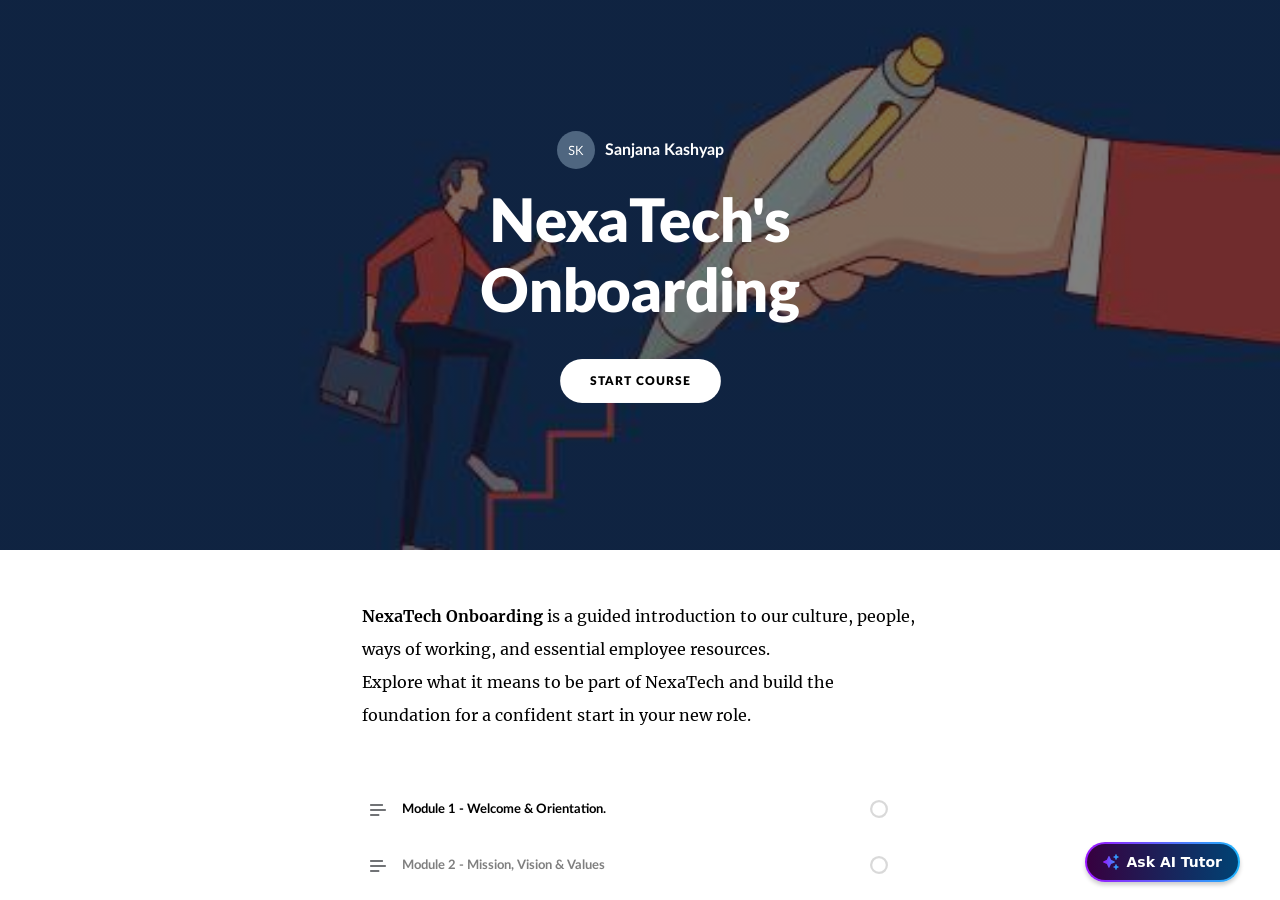
<file: portfolio/projects/nexatech/course/index.html>
<!doctype html>
<!-- 
course package version: iE0MkKbD
rise_frontend sha: 7ccab8a4eb05c5827d1738fe457cf34472049bf9
ai_scenario sha: 829a695709e52af51e2e6a9ee84e43035f909327
learn_distribution_frontend sha: be6f840c1a09e2c6d7c7950dd72db652c849d0fe
mondrian sha: fd1adbab0bbe7aa04ebb333ca3fb3abfae6aca04
sandbox sha: 42753f3391b109fa3788c525c22880445ab48325
 -->
<html lang="en">
  <head>
    <meta charset="utf-8">
    <meta name="viewport" content="width=device-width,initial-scale=1">
    <title>NexaTech&#39;s Onboarding</title>
    
    <script type="application/json" id="__CONFIG__">
      {"remoteManifest":{"ai_scenario":{".js":["ai-scenario/entry.js"]},"learn_distribution_frontend":{".js":["learn_dist/entry.js"]},"mondrian":{".js":["mondrian/entry.js"]}},"assetTargetPrefixes":{"media":"assets","font":"lib/fonts"},"loadOnlyInLms":false,"surface":"web-export"}
    </script>
    
    <script src="lib/dist/ceac0120.js"></script>
  </head>
  <body>
    <div id="app"></div>
    
      <script src="lib/rise/646e504c.js"></script>
    
  </body>
</html>
</file>
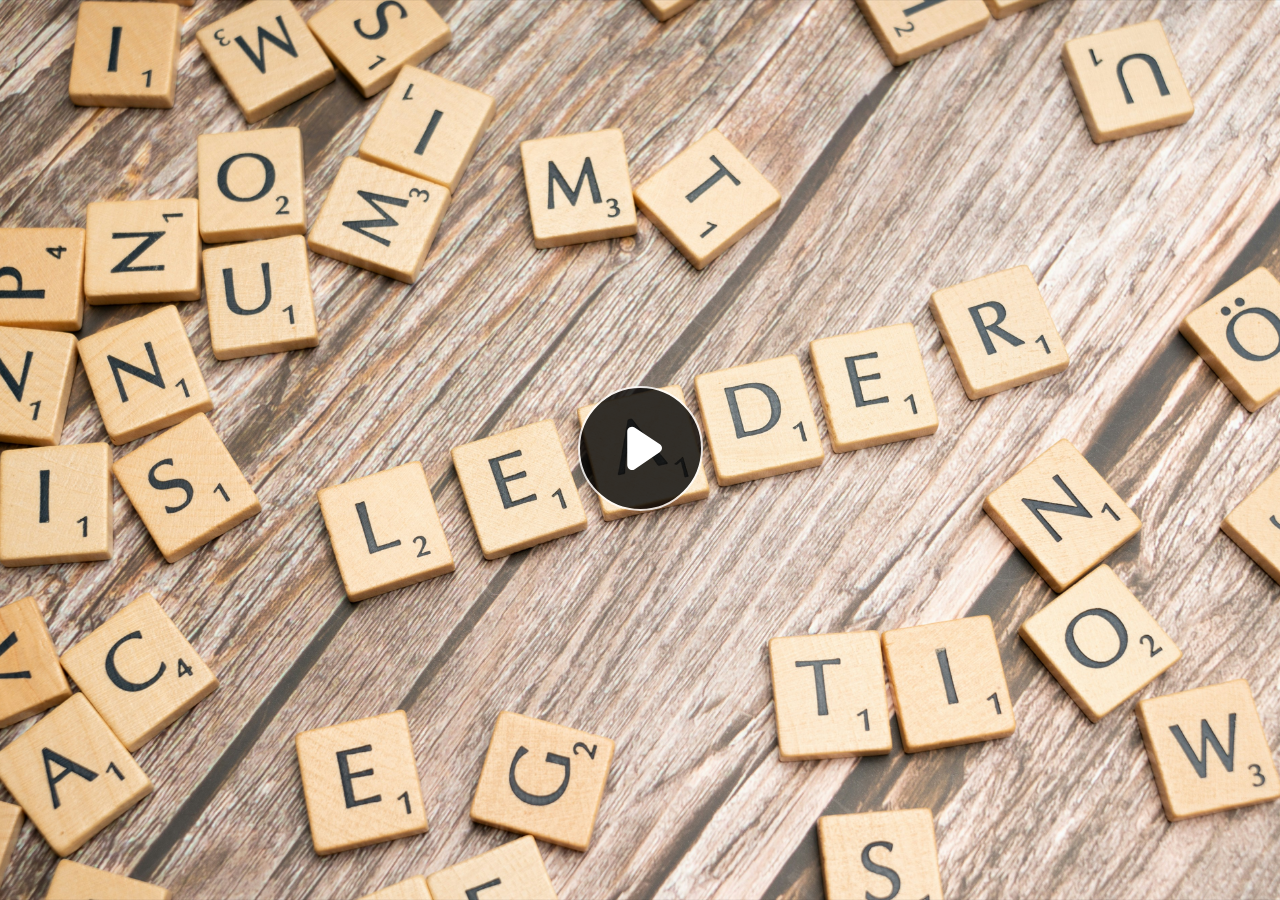
<file: assets/XQRFyrgTlsNuDC4c/story.html>
﻿<!doctype html>
<html lang="en-US">
<head>
  <meta charset="utf-8">
  <!-- Created using Storyline 360 x64 - http://www.articulate.com  -->
  <!-- version: 3.126.38052.0 -->
  <title>Leadership Readiness Pathway - Coaching &amp; Feedback</title>
  <meta http-equiv="x-ua-compatible" content="IE=edge"/>
  <meta name="viewport" content="width=device-width,initial-scale=1,user-scalable=no,shrink-to-fit=no,minimal-ui"/>
  <meta name="apple-mobile-web-app-capable" content="yes"/>
  <style>
    html, body { height: 100%; padding: 0; margin: 0 }
    #app { height: 100%; width: 100%; }
  </style>

  <script>
    window.DS = {};
    window.globals = {
      DATA_PATH_BASE: '',
      HAS_FRAME: true,
      HAS_SLIDE: true,

      lmsPresent: false,
      tinCanPresent: false,
      cmi5Present: false,
      aoSupport: false,
      scale: 'Scaled',
      captureRc: false,
      browserSize: 'optimal',
      bgColor: '#282828',
      features: 'DropInBase,EngagePromiseUpgrade,JsInteractions,Localization,LocalizationImage,PlayerMemoryEnhancements,SlideLevelScale,SlidePromiseUpgrade,StartupPromiseUpgrade',
      themeName: 'unified',
      preloaderColor: '#FFFFFF',
      suppressAnalytics: false,
      productChannel: 'stable',
      publishSource: 'storyline',
      aid: 'aid|4cc78d4f-2d87-5c3b-8140-be44ef278904',
      cid: '1bdb737a-5a9a-4e44-ba74-1c2fd236b78c',
      playerVersion: '3.126.38052.0',
      publishTimestamp: '2026-09-20T08:42:46.3543729Z',
      maxIosVideoElements: 10,
      connectionSettings: { message: 'You%20are%20offline.%20Trying%20to%20reconnect...', useDarkTheme: false, mode: 'disabled' },
      hasFeature: function(feature) {
        return this.features.split(',').includes(feature);
      },
      
      parseParams: function(qs) {
        if (window.globals.parsedParams != null) {
          return window.globals.parsedParams;
        }
        qs = (qs || window.location.search.substr(1)).split('+').join(' ');
        var params = {},
            tokens,
            re = /[?&]?([^=]+)=([^&]*)/g;

        while (tokens = re.exec(qs)) {
          params[decodeURIComponent(tokens[1]).trim()] =
            decodeURIComponent(tokens[2]).trim();
        }
        window.globals.parsedParams = params;
        return params;
      }

    };

    if (window.flagsUnderTest != null) {
      window.globals.features = window.flagsUnderTest.reduce((accum, feature) => {
        if (!accum.includes(feature)) {
          accum.push(feature);
        }
        return accum;
      }, window.globals.features.split(',')).join();
    }
  </script>
  <script>
    var isIe11 = ('ActiveXObject' in window || window.MSBlobBuilder != null)
      && window.msCrypto != null && !window.ActiveXObject;
    if (isIe11) {
      window.globals.unsupportedBrowser = true;
      document.write(atob('[base64]'));
    }
  </script>

  <script>
    if (window.globals.hasFeature('Localization')) {
      
      
    }
  </script>

  
  <script src='lms/scormdriver.js' type=text/javascript></script>
  <script>window.THREE = { };</script>
  
<meta name="robots" content="noindex, nofollow"></head>
<body style="background: #282828" class="cs-HTML theme-unified">
  <script id="360-player-interface" type="text/javascript" src="../../lib/player-interface.js"></script>
  <script>!function(){var e,i=/iPhone/i,o=/iPod/i,n=/iPad/i,t=/\biOS-universal(?:.+)Mac\b/i,r=/\bAndroid(?:.+)Mobile\b/i,a=/Android/i,d=/(?:SD4930UR|\bSilk(?:.+)Mobile\b)/i,p=/Silk/i,l=/Windows Phone/i,u=/\bWindows(?:.+)ARM\b/i,b=/BlackBerry/i,s=/BB10/i,c=/Opera Mini/i,f=/\b(CriOS|Chrome)(?:.+)Mobile/i,h=/Mobile(?:.+)Firefox\b/i,v=function(e){return void 0!==e&&"MacIntel"===e.platform&&"number"==typeof e.maxTouchPoints&&e.maxTouchPoints>1&&"undefined"==typeof MSStream};e=function(e){var m={userAgent:"",platform:"",maxTouchPoints:0};e||"undefined"==typeof navigator?"string"==typeof e?m.userAgent=e:e&&e.userAgent&&(m={userAgent:e.userAgent,platform:e.platform,maxTouchPoints:e.maxTouchPoints||0}):m={userAgent:navigator.userAgent,platform:navigator.platform,maxTouchPoints:navigator.maxTouchPoints||0};var g=m.userAgent,y=g.split("[FBAN");void 0!==y[1]&&(g=y[0]),void 0!==(y=g.split("Twitter"))[1]&&(g=y[0]);var A=function(e){return function(i){return i.test(e)}}(g),w={apple:{phone:A(i)&&!A(l),ipod:A(o),tablet:!A(i)&&(A(n)||v(m))&&!A(l),universal:A(t),device:(A(i)||A(o)||A(n)||A(t)||v(m))&&!A(l)},amazon:{phone:A(d),tablet:!A(d)&&A(p),device:A(d)||A(p)},android:{phone:!A(l)&&A(d)||!A(l)&&A(r),tablet:!A(l)&&!A(d)&&!A(r)&&(A(p)||A(a)),device:!A(l)&&(A(d)||A(p)||A(r)||A(a))||A(/\bokhttp\b/i)},windows:{phone:A(l),tablet:A(u),device:A(l)||A(u)},other:{blackberry:A(b),blackberry10:A(s),opera:A(c),firefox:A(h),chrome:A(f),device:A(b)||A(s)||A(c)||A(h)||A(f)},any:!1,phone:!1,tablet:!1};return w.any=w.apple.device||w.android.device||w.windows.device||w.other.device,w.phone=w.apple.phone||w.android.phone||w.windows.phone,w.tablet=w.apple.tablet||w.android.tablet||w.windows.tablet,w}(),"object"==typeof exports&&"undefined"!=typeof module?module.exports=e:"function"==typeof define&&define.amd?define((function(){return e})):this.isMobile=e}();
    window.isMobile.apple.tablet = window.isMobile.apple.tablet ||
      (navigator.platform === 'MacIntel' && navigator.maxTouchPoints > 1);
    window.isMobile.apple.device = window.isMobile.apple.device || window.isMobile.apple.tablet;
    window.isMobile.tablet = window.isMobile.tablet || window.isMobile.apple.tablet;
    window.isMobile.any = window.isMobile.any || window.isMobile.apple.tablet;
  </script>

  <div id="focus-sink" tabindex="-1"></div>

  <div id="preso"></div>
  <script>
    (function() {

      var classTypes = [ 'desktop', 'mobile', 'phone', 'tablet' ];

      var addDeviceClasses = function(prefix, testObj) {
        var curr, i;
        for (i = 0; i < classTypes.length; i++) {
          curr = classTypes[i];
          if (testObj[curr]) {
            document.body.classList.add(prefix + curr);
          }
        }
      };

      var params = window.globals.parseParams(),
          isDevicePreview = params.devicepreview === '1',
          isPhoneOverride = params.deviceType === 'phone' || (isDevicePreview && params.phone == '1'),
          isTabletOverride = (params.deviceType === 'tablet' || isDevicePreview) && !isPhoneOverride,
          isMobileOverride = isPhoneOverride || isTabletOverride;

      var deviceView = {
        desktop: !window.isMobile.any && !isMobileOverride,
        mobile: window.isMobile.any || isMobileOverride,
        phone: isPhoneOverride || (window.isMobile.phone && !isTabletOverride),
        tablet: isTabletOverride || window.isMobile.tablet
      };

      window.globals.deviceView = deviceView;
      window.isMobile.desktop = !window.isMobile.any;
      window.isMobile.mobile = window.isMobile.any;

      addDeviceClasses('view-', deviceView);

    })();
  </script>
  
  <script src='story_content/triggers.js' type=text/javascript></script>
<script src='story_content/user.js' type=text/javascript></script>
  <div class="slide-loader"></div>

  <script>
    var doc = document, loader = doc.body.querySelector('.slide-loader'); [ 1, 2, 3 ].forEach(function(n) { var d = doc.createElement('div'); d.style.backgroundColor = window.globals.preloaderColor; d.classList.add('mobile-loader-dot'); d.classList.add('dot' + n); loader.appendChild(d); });
  </script>

  <div class="mobile-load-title-overlay" style="display: none">
    <div class="mobile-load-title">Leadership Readiness Pathway - Coaching &amp; Feedback</div>
  </div>

  <div class="mobile-chrome-warning"></div>

  
<style>
  .warn-connection-dialog {
    display: none;
    background: transparent;
    pointer-events: all;
    position: fixed;
    left: 0;
    top: 0;
    width: 100%;
    height: 100%;
    z-index: 999;
  }

  .warn-connection-content {
    pointer-events: all;
    border-radius: 4px;
    background: white;
    border: 1px solid #E7E7E7;
    color: #333333;
    box-shadow: 0 2px 4px rgba(0, 0, 0, 0.25);
    transition: all 150ms ease-out;
    position: absolute;
    white-space: nowrap;
  }

  .view-phone.is-landscape .warn-connection-content {
    left: 23px;
    bottom: 23px;
  }

  .view-tablet.is-landscape .warn-connection-content {
    left: 50%;
    top: 20px;
    transform: translateX(-50%);
  }

  .view-mobile.is-portrait .warn-connection-content {
    transform: translate(-50%, calc(-100% - 15px));
  }

  .warn-connection-content p {
    display: inline-block;
    margin: 0 8px 0 0;
    line-height: 33px;
    font-size: 11px;
  }

  .warn-connection-content svg {
    position: relative;
    vertical-align: middle;
    margin: 0 2px 2px 8px;
  }

  .view-desktop .warn-connection-content {
    left: 1.5em;
    bottom: 1.5em;
  }

  .view-desktop .warn-connection-content p {
    font-size: 1.1em;
  }

  .is-offline .warn-connection-dialog {
    display: block;
  }

  .is-offline .cs-panel * {
    pointer-events: none !important;
  }

  .is-offline .cs-panel {
    pointer-events: all !important;
  }

  .is-offline #nav-controls * {
    pointer-events: none !important;
  }

  .is-offline #nav-controls {
    pointer-events: all !important;
  }
</style>

<div class="warn-connection-dialog" role="alertdialog" aria-modal="true" tabindex="0" aria-labelledby="warn-connection-message">
  <div class="warn-connection-content">
    <svg width="17" height="15" viewBox="0 0 17 15" xmlns="http://www.w3.org/2000/svg">
      <path fill="#8F0000" stroke="white" d="M16.07,12.98 L15.88,12.23 L9.51,1.21 C8.97,0.26,7.6,0.26,7.06,1.21 L0.69,12.23 C0.15,13.16,0.81,14.36,1.91,14.36 H14.65 C15.47,14.36,16.05,13.7,16.07,12.98 Z"/>
      <path fill="white" stroke="white" d="M8.58,5.5 C8.35,5.28,8.5,5.35,8.21,5.32 C8.09,5.35,7.97,5.49,7.96,5.67 C7.97,5.79,7.98,5.92,7.98,6.04 L7.98,6.04 C7.99,6.17,8,6.31,8.01,6.43 L8.01,6.44 C8.03,6.92,8.06,7.41,8.09,7.9 L8.09,7.9 C8.12,8.39,8.14,8.88,8.17,9.37 C8.17,9.39,8.18,9.42,8.2,9.44 C8.23,9.46,8.25,9.47,8.28,9.47 C8.31,9.47,8.34,9.46,8.35,9.44 C8.37,9.43,8.38,9.4,8.39,9.35 L8.39,9.34 C8.39,9.24,8.4,9.15,8.4,9.05 L8.4,9.05 C8.41,8.96,8.41,8.86,8.42,8.75 C8.43,8.44,8.45,8.12,8.47,7.81 L8.47,7.81 C8.49,7.49,8.51,7.18,8.53,6.87 C8.55,6.46,8.56,6.05,8.59,5.64 L8.6,5.62 C8.6,5.57,8.59,5.53,8.58,5.5 L8.21,5.32 Z"/>
      <circle fill="white" stroke="white" cx="8.3" cy="11.35" r="0.3"/>
    </svg>
    <p id="warn-connection-message">You are offline. Trying to reconnect...</p>
  </div>
</div>

<script>
  (function() {
    window.DS.connection = {
      warningShown: false,
      assets: {},
      loadingAssetGroup: false,
      retryDelay: 500
    };

    var connectionSettings = window.globals.connectionSettings || {};

    var useConnectionMessages = window.AbortController != null &&
      window.location.protocol != 'file:' &&
      connectionSettings.mode === 'normal';

    window.DS.connection.useConnectionMessages = useConnectionMessages;

    var assetCount = 0;
    var checkLoadedId;


    if (useConnectionMessages && connectionSettings != null) {
      var contentEl = document.querySelector('.warn-connection-content');
      var messageEl = contentEl.querySelector('p');

      if (connectionSettings.useDarkTheme) {
        contentEl.style.borderColor = '#BABBBA';
        contentEl.style.backgroundColor = '#282828';
        contentEl.style.color = '#FFFFFF';
      }

      if (connectionSettings.message != null) {
        messageEl.textContent = window.decodeURIComponent(connectionSettings.message);
      }
    }

    function checkAssetsReady() {
      for (var i in DS.connection.assets) {
        if (!DS.connection.assets[i].success) {
          return false;
        }
      }
      return true;
    }

    function stopAssetGroup() {
      if (!useConnectionMessages) { return; }

      assetCount = 0;

      DS.connection.oldAssetGroup = DS.connection.assets;
      DS.connection.assets = {};
      DS.connection.loadingAssetGroup = false;
      clearInterval(checkLoadedId);
    }

    function startAssetGroup() {
      if (!useConnectionMessages) { return; }
      var ticks = 0;
      clearInterval(checkLoadedId);
      checkLoadedId = setInterval(function() {
        var loaded = 0;
        if (assetCount === 0 && loaded === 0) {
          clearInterval(checkLoadedId);
          return;
        }

        for (var i in DS.connection.assets) {
          if (DS.connection.assets[i].success) {
            loaded++;
          }
        }

        if (assetCount === loaded && checkAssetsReady()) {
          for (var i in DS.connection.assets) {
            if (DS.connection.assets[i].action) {
              DS.connection.assets[i].action();
            }
          }
          hideWarning();
          stopAssetGroup();
        }
      }, 100)
    }

    function requiredAsset(url, action, retry, type) {
      if (!useConnectionMessages) { return; }
      if (DS.connection.assets[url]) { return; }

      DS.connection.assets[url] = {
        success: false, action: action, retry: retry, type: type
      };
      assetCount = Object.keys(DS.connection.assets).length;
      if (!DS.connection.loadingAssetGroup) {
        startAssetGroup();
      }
      DS.connection.loadingAssetGroup = true;
    }

    function assetLoaded(url) {
      if (!useConnectionMessages) { return; }
      if (DS.connection.assets[url]) {
        DS.connection.assets[url].success = true;
      }
    }

    function assetFailed(url) {
      if (!useConnectionMessages) { return; }
      if (!DS.connection.assets[url]) {
        if (/\.js$/.test(url) && url.indexOf('transcripts') === -1) {
          setTimeout(function() {
            if (DS.connection.lastSlideLoaded != null) {
              DS.connection.lastSlideLoaded();
            }
          }, DS.connection.retryDelay);
        }
        return;
      }
      if (!DS.connection.warningShown) { showWarning(); }
      if (DS.connection.assets[url].retry) {
        setTimeout(function() {
          if (!DS.connection.assets[url].success) {
            DS.connection.assets[url].retry()
          }
        }, DS.connection.retryDelay);
      }
    }

    function hideWarning() {
      document.body.classList.remove('is-offline');
      DS.connection.warningShown = false;
      enableKeys();
    }
    DS.connection.hideWarning = hideWarning

    function showWarning(btn) {
      document.body.classList.add('is-offline')
      DS.connection.warningShown = true;
      updateWarningPosition();
      disableKeys();
    }

    function updateWarningPosition() {
      if (!DS.connection.warningShown) {
        return;
      }

      var isPortrait = document.body.classList.contains('is-portrait');
      var isMobile = document.body.classList.contains('view-mobile');
      var warningEl = document.querySelector('.warn-connection-content');

      if (isPortrait && isMobile) {
        var slide = document.querySelector('.primary-slide');
        var slideRect = slide != null
          ? slide.getBoundingClientRect()
          : { top: window.innerHeight, left: 0, width: window.innerWidth };

        warningEl.style.top = `${slideRect.top}px`
        warningEl.style.left = `${slideRect.left + slideRect.width / 2}px`
      } else {
        warningEl.style.top = null;
        warningEl.style.left = null;
      }

      window.requestAnimationFrame(updateWarningPosition);
    }

    function onDisableKeyDown(e) {
      e.preventDefault();
      e.stopImmediatePropagation();
    }

    function onDisableKeyUp(e) {
      e.preventDefault();
      e.stopImmediatePropagation();
    }

    var accStyle = document.createElement('style');
    var warnDialogEl = document.querySelector('.warn-connection-dialog');

    function disableKeys() {
      if (DS.views && DS.views.nsStack && DS.views.nsStack.length === 1) {
        DS.views.nsStack[0].tabReachable = false
        DS.views.nsStack[0].updateTabIndex(true);
      }

      accStyle.innerHTML = '.acc-shadow-dom { display: none; }';
      document.body.appendChild(accStyle);

      warnDialogEl.parentNode.append(warnDialogEl);
      warnDialogEl.focus();
    }

    function enableKeys() {
      accStyle.remove();
      if (DS.views && DS.views.nsStack && DS.views.nsStack.length === 1 && DS.views.nsStack[0].name === '_frame') {
        DS.views.nsStack[0].tabReachable = true;
        DS.views.nsStack[0].updateTabIndex();
      }
    }

    // these will all be noops if the feature flag isn't set in
    // the data and `window.globals.features`
    DS.connection.requiredAsset = requiredAsset;
    DS.connection.assetLoaded = assetLoaded;
    DS.connection.assetFailed = assetFailed;
    DS.connection.stopAssetGroup = stopAssetGroup;
    DS.connection.startAssetGroup = startAssetGroup;
  })();
</script>


  <script>
    
    if (window.autoSpider && window.vInterfaceObject) {
      document.querySelector('.mobile-load-title-overlay').style.display = 'none';
    }
  </script>

  

  <link rel="stylesheet" href="html5/data/css/output.min.css" data-noprefix/>
</body>
<script src="html5/lib/scripts/bootstrapper.min.js"></script>
</html>
</file>
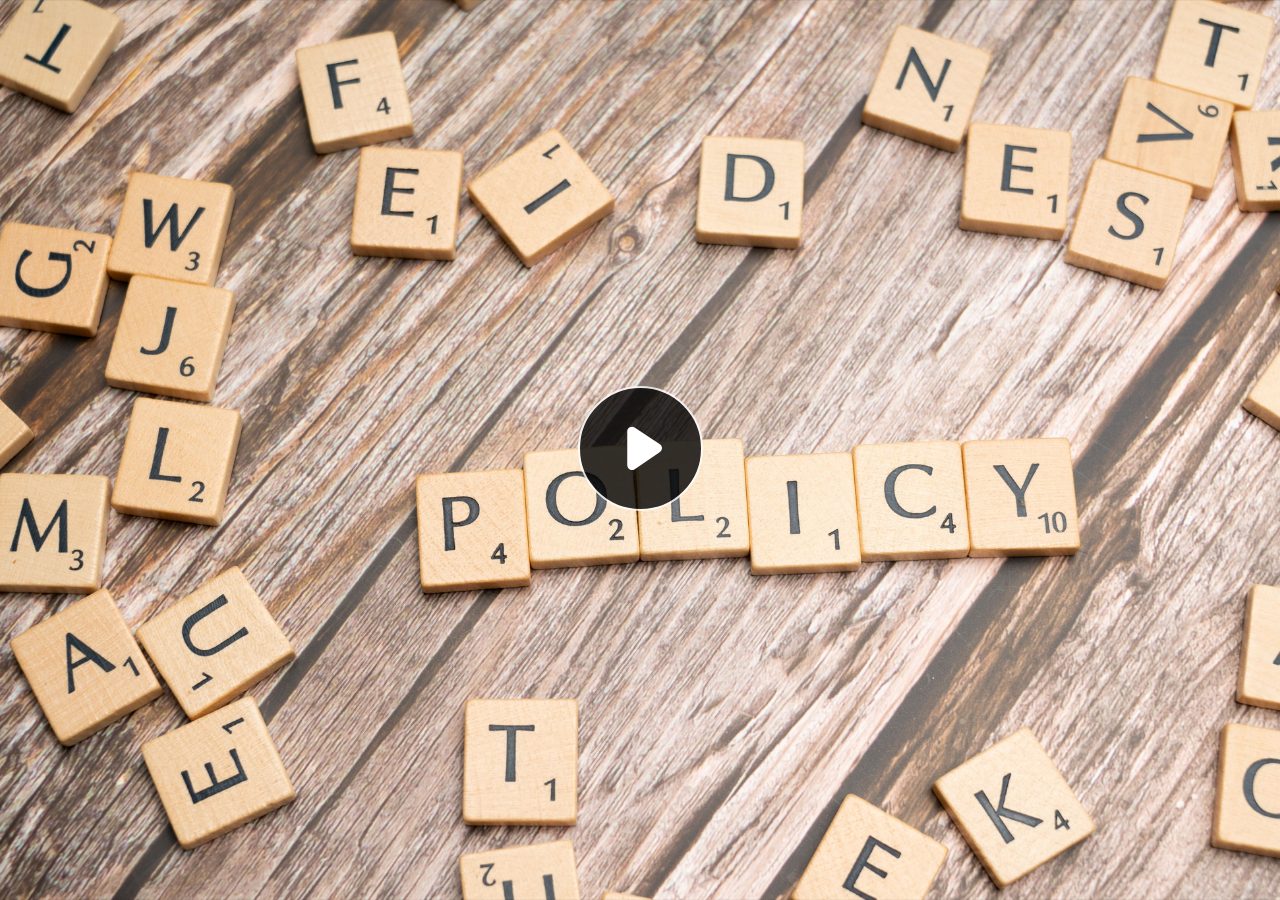
<file: portfolio/projects/nexatech/course/assets/DY5xoxVUWtWsbJFR/story.html>
﻿<!doctype html>
<html lang="en-US">
<head>
  <meta charset="utf-8">
  <!-- Created using Storyline 360 x64 - http://www.articulate.com  -->
  <!-- version: 3.126.38052.0 -->
  <title>NexaTech Onboarding Module 4</title>
  <meta http-equiv="x-ua-compatible" content="IE=edge"/>
  <meta name="viewport" content="width=device-width,initial-scale=1,user-scalable=no,shrink-to-fit=no,minimal-ui"/>
  <meta name="apple-mobile-web-app-capable" content="yes"/>
  <style>
    html, body { height: 100%; padding: 0; margin: 0 }
    #app { height: 100%; width: 100%; }
  </style>

  <script>
    window.DS = {};
    window.globals = {
      DATA_PATH_BASE: '',
      HAS_FRAME: true,
      HAS_SLIDE: true,

      lmsPresent: false,
      tinCanPresent: false,
      cmi5Present: false,
      aoSupport: false,
      scale: 'Scaled',
      captureRc: false,
      browserSize: 'optimal',
      bgColor: '#282828',
      features: 'DropInBase,EngagePromiseUpgrade,JsInteractions,Localization,LocalizationImage,PlayerMemoryEnhancements,SlideLevelScale,SlidePromiseUpgrade,StartupPromiseUpgrade',
      themeName: 'unified',
      preloaderColor: '#FFFFFF',
      suppressAnalytics: false,
      productChannel: 'stable',
      publishSource: 'storyline',
      aid: 'aid|4cc78d4f-2d87-5c3b-8140-be44ef278904',
      cid: 'ffe52422-d86e-400b-b3eb-f7b3ecd75d2b',
      playerVersion: '3.126.38052.0',
      publishTimestamp: '2026-09-29T04:27:33.3212913Z',
      maxIosVideoElements: 10,
      connectionSettings: { message: 'You%20are%20offline.%20Trying%20to%20reconnect...', useDarkTheme: false, mode: 'disabled' },
      hasFeature: function(feature) {
        return this.features.split(',').includes(feature);
      },
      
      parseParams: function(qs) {
        if (window.globals.parsedParams != null) {
          return window.globals.parsedParams;
        }
        qs = (qs || window.location.search.substr(1)).split('+').join(' ');
        var params = {},
            tokens,
            re = /[?&]?([^=]+)=([^&]*)/g;

        while (tokens = re.exec(qs)) {
          params[decodeURIComponent(tokens[1]).trim()] =
            decodeURIComponent(tokens[2]).trim();
        }
        window.globals.parsedParams = params;
        return params;
      }

    };

    if (window.flagsUnderTest != null) {
      window.globals.features = window.flagsUnderTest.reduce((accum, feature) => {
        if (!accum.includes(feature)) {
          accum.push(feature);
        }
        return accum;
      }, window.globals.features.split(',')).join();
    }
  </script>
  <script>
    var isIe11 = ('ActiveXObject' in window || window.MSBlobBuilder != null)
      && window.msCrypto != null && !window.ActiveXObject;
    if (isIe11) {
      window.globals.unsupportedBrowser = true;
      document.write(atob('[base64]'));
    }
  </script>

  <script>
    if (window.globals.hasFeature('Localization')) {
      
      
    }
  </script>

  
  <script src='lms/scormdriver.js' type=text/javascript></script>
  <script>window.THREE = { };</script>
  
<meta name="robots" content="noindex, nofollow"></head>
<body style="background: #282828" class="cs-HTML theme-unified">
  <script id="360-player-interface" type="text/javascript" src="../../lib/player-interface.js"></script>
  <script>!function(){var e,i=/iPhone/i,o=/iPod/i,n=/iPad/i,t=/\biOS-universal(?:.+)Mac\b/i,r=/\bAndroid(?:.+)Mobile\b/i,a=/Android/i,d=/(?:SD4930UR|\bSilk(?:.+)Mobile\b)/i,p=/Silk/i,l=/Windows Phone/i,u=/\bWindows(?:.+)ARM\b/i,b=/BlackBerry/i,s=/BB10/i,c=/Opera Mini/i,f=/\b(CriOS|Chrome)(?:.+)Mobile/i,h=/Mobile(?:.+)Firefox\b/i,v=function(e){return void 0!==e&&"MacIntel"===e.platform&&"number"==typeof e.maxTouchPoints&&e.maxTouchPoints>1&&"undefined"==typeof MSStream};e=function(e){var m={userAgent:"",platform:"",maxTouchPoints:0};e||"undefined"==typeof navigator?"string"==typeof e?m.userAgent=e:e&&e.userAgent&&(m={userAgent:e.userAgent,platform:e.platform,maxTouchPoints:e.maxTouchPoints||0}):m={userAgent:navigator.userAgent,platform:navigator.platform,maxTouchPoints:navigator.maxTouchPoints||0};var g=m.userAgent,y=g.split("[FBAN");void 0!==y[1]&&(g=y[0]),void 0!==(y=g.split("Twitter"))[1]&&(g=y[0]);var A=function(e){return function(i){return i.test(e)}}(g),w={apple:{phone:A(i)&&!A(l),ipod:A(o),tablet:!A(i)&&(A(n)||v(m))&&!A(l),universal:A(t),device:(A(i)||A(o)||A(n)||A(t)||v(m))&&!A(l)},amazon:{phone:A(d),tablet:!A(d)&&A(p),device:A(d)||A(p)},android:{phone:!A(l)&&A(d)||!A(l)&&A(r),tablet:!A(l)&&!A(d)&&!A(r)&&(A(p)||A(a)),device:!A(l)&&(A(d)||A(p)||A(r)||A(a))||A(/\bokhttp\b/i)},windows:{phone:A(l),tablet:A(u),device:A(l)||A(u)},other:{blackberry:A(b),blackberry10:A(s),opera:A(c),firefox:A(h),chrome:A(f),device:A(b)||A(s)||A(c)||A(h)||A(f)},any:!1,phone:!1,tablet:!1};return w.any=w.apple.device||w.android.device||w.windows.device||w.other.device,w.phone=w.apple.phone||w.android.phone||w.windows.phone,w.tablet=w.apple.tablet||w.android.tablet||w.windows.tablet,w}(),"object"==typeof exports&&"undefined"!=typeof module?module.exports=e:"function"==typeof define&&define.amd?define((function(){return e})):this.isMobile=e}();
    window.isMobile.apple.tablet = window.isMobile.apple.tablet ||
      (navigator.platform === 'MacIntel' && navigator.maxTouchPoints > 1);
    window.isMobile.apple.device = window.isMobile.apple.device || window.isMobile.apple.tablet;
    window.isMobile.tablet = window.isMobile.tablet || window.isMobile.apple.tablet;
    window.isMobile.any = window.isMobile.any || window.isMobile.apple.tablet;
  </script>

  <div id="focus-sink" tabindex="-1"></div>

  <div id="preso"></div>
  <script>
    (function() {

      var classTypes = [ 'desktop', 'mobile', 'phone', 'tablet' ];

      var addDeviceClasses = function(prefix, testObj) {
        var curr, i;
        for (i = 0; i < classTypes.length; i++) {
          curr = classTypes[i];
          if (testObj[curr]) {
            document.body.classList.add(prefix + curr);
          }
        }
      };

      var params = window.globals.parseParams(),
          isDevicePreview = params.devicepreview === '1',
          isPhoneOverride = params.deviceType === 'phone' || (isDevicePreview && params.phone == '1'),
          isTabletOverride = (params.deviceType === 'tablet' || isDevicePreview) && !isPhoneOverride,
          isMobileOverride = isPhoneOverride || isTabletOverride;

      var deviceView = {
        desktop: !window.isMobile.any && !isMobileOverride,
        mobile: window.isMobile.any || isMobileOverride,
        phone: isPhoneOverride || (window.isMobile.phone && !isTabletOverride),
        tablet: isTabletOverride || window.isMobile.tablet
      };

      window.globals.deviceView = deviceView;
      window.isMobile.desktop = !window.isMobile.any;
      window.isMobile.mobile = window.isMobile.any;

      addDeviceClasses('view-', deviceView);

    })();
  </script>
  
  <script src='story_content/triggers.js' type=text/javascript></script>
<script src='story_content/user.js' type=text/javascript></script>
  <div class="slide-loader"></div>

  <script>
    var doc = document, loader = doc.body.querySelector('.slide-loader'); [ 1, 2, 3 ].forEach(function(n) { var d = doc.createElement('div'); d.style.backgroundColor = window.globals.preloaderColor; d.classList.add('mobile-loader-dot'); d.classList.add('dot' + n); loader.appendChild(d); });
  </script>

  <div class="mobile-load-title-overlay" style="display: none">
    <div class="mobile-load-title">NexaTech Onboarding Module 4</div>
  </div>

  <div class="mobile-chrome-warning"></div>

  
<style>
  .warn-connection-dialog {
    display: none;
    background: transparent;
    pointer-events: all;
    position: fixed;
    left: 0;
    top: 0;
    width: 100%;
    height: 100%;
    z-index: 999;
  }

  .warn-connection-content {
    pointer-events: all;
    border-radius: 4px;
    background: white;
    border: 1px solid #E7E7E7;
    color: #333333;
    box-shadow: 0 2px 4px rgba(0, 0, 0, 0.25);
    transition: all 150ms ease-out;
    position: absolute;
    white-space: nowrap;
  }

  .view-phone.is-landscape .warn-connection-content {
    left: 23px;
    bottom: 23px;
  }

  .view-tablet.is-landscape .warn-connection-content {
    left: 50%;
    top: 20px;
    transform: translateX(-50%);
  }

  .view-mobile.is-portrait .warn-connection-content {
    transform: translate(-50%, calc(-100% - 15px));
  }

  .warn-connection-content p {
    display: inline-block;
    margin: 0 8px 0 0;
    line-height: 33px;
    font-size: 11px;
  }

  .warn-connection-content svg {
    position: relative;
    vertical-align: middle;
    margin: 0 2px 2px 8px;
  }

  .view-desktop .warn-connection-content {
    left: 1.5em;
    bottom: 1.5em;
  }

  .view-desktop .warn-connection-content p {
    font-size: 1.1em;
  }

  .is-offline .warn-connection-dialog {
    display: block;
  }

  .is-offline .cs-panel * {
    pointer-events: none !important;
  }

  .is-offline .cs-panel {
    pointer-events: all !important;
  }

  .is-offline #nav-controls * {
    pointer-events: none !important;
  }

  .is-offline #nav-controls {
    pointer-events: all !important;
  }
</style>

<div class="warn-connection-dialog" role="alertdialog" aria-modal="true" tabindex="0" aria-labelledby="warn-connection-message">
  <div class="warn-connection-content">
    <svg width="17" height="15" viewBox="0 0 17 15" xmlns="http://www.w3.org/2000/svg">
      <path fill="#8F0000" stroke="white" d="M16.07,12.98 L15.88,12.23 L9.51,1.21 C8.97,0.26,7.6,0.26,7.06,1.21 L0.69,12.23 C0.15,13.16,0.81,14.36,1.91,14.36 H14.65 C15.47,14.36,16.05,13.7,16.07,12.98 Z"/>
      <path fill="white" stroke="white" d="M8.58,5.5 C8.35,5.28,8.5,5.35,8.21,5.32 C8.09,5.35,7.97,5.49,7.96,5.67 C7.97,5.79,7.98,5.92,7.98,6.04 L7.98,6.04 C7.99,6.17,8,6.31,8.01,6.43 L8.01,6.44 C8.03,6.92,8.06,7.41,8.09,7.9 L8.09,7.9 C8.12,8.39,8.14,8.88,8.17,9.37 C8.17,9.39,8.18,9.42,8.2,9.44 C8.23,9.46,8.25,9.47,8.28,9.47 C8.31,9.47,8.34,9.46,8.35,9.44 C8.37,9.43,8.38,9.4,8.39,9.35 L8.39,9.34 C8.39,9.24,8.4,9.15,8.4,9.05 L8.4,9.05 C8.41,8.96,8.41,8.86,8.42,8.75 C8.43,8.44,8.45,8.12,8.47,7.81 L8.47,7.81 C8.49,7.49,8.51,7.18,8.53,6.87 C8.55,6.46,8.56,6.05,8.59,5.64 L8.6,5.62 C8.6,5.57,8.59,5.53,8.58,5.5 L8.21,5.32 Z"/>
      <circle fill="white" stroke="white" cx="8.3" cy="11.35" r="0.3"/>
    </svg>
    <p id="warn-connection-message">You are offline. Trying to reconnect...</p>
  </div>
</div>

<script>
  (function() {
    window.DS.connection = {
      warningShown: false,
      assets: {},
      loadingAssetGroup: false,
      retryDelay: 500
    };

    var connectionSettings = window.globals.connectionSettings || {};

    var useConnectionMessages = window.AbortController != null &&
      window.location.protocol != 'file:' &&
      connectionSettings.mode === 'normal';

    window.DS.connection.useConnectionMessages = useConnectionMessages;

    var assetCount = 0;
    var checkLoadedId;


    if (useConnectionMessages && connectionSettings != null) {
      var contentEl = document.querySelector('.warn-connection-content');
      var messageEl = contentEl.querySelector('p');

      if (connectionSettings.useDarkTheme) {
        contentEl.style.borderColor = '#BABBBA';
        contentEl.style.backgroundColor = '#282828';
        contentEl.style.color = '#FFFFFF';
      }

      if (connectionSettings.message != null) {
        messageEl.textContent = window.decodeURIComponent(connectionSettings.message);
      }
    }

    function checkAssetsReady() {
      for (var i in DS.connection.assets) {
        if (!DS.connection.assets[i].success) {
          return false;
        }
      }
      return true;
    }

    function stopAssetGroup() {
      if (!useConnectionMessages) { return; }

      assetCount = 0;

      DS.connection.oldAssetGroup = DS.connection.assets;
      DS.connection.assets = {};
      DS.connection.loadingAssetGroup = false;
      clearInterval(checkLoadedId);
    }

    function startAssetGroup() {
      if (!useConnectionMessages) { return; }
      var ticks = 0;
      clearInterval(checkLoadedId);
      checkLoadedId = setInterval(function() {
        var loaded = 0;
        if (assetCount === 0 && loaded === 0) {
          clearInterval(checkLoadedId);
          return;
        }

        for (var i in DS.connection.assets) {
          if (DS.connection.assets[i].success) {
            loaded++;
          }
        }

        if (assetCount === loaded && checkAssetsReady()) {
          for (var i in DS.connection.assets) {
            if (DS.connection.assets[i].action) {
              DS.connection.assets[i].action();
            }
          }
          hideWarning();
          stopAssetGroup();
        }
      }, 100)
    }

    function requiredAsset(url, action, retry, type) {
      if (!useConnectionMessages) { return; }
      if (DS.connection.assets[url]) { return; }

      DS.connection.assets[url] = {
        success: false, action: action, retry: retry, type: type
      };
      assetCount = Object.keys(DS.connection.assets).length;
      if (!DS.connection.loadingAssetGroup) {
        startAssetGroup();
      }
      DS.connection.loadingAssetGroup = true;
    }

    function assetLoaded(url) {
      if (!useConnectionMessages) { return; }
      if (DS.connection.assets[url]) {
        DS.connection.assets[url].success = true;
      }
    }

    function assetFailed(url) {
      if (!useConnectionMessages) { return; }
      if (!DS.connection.assets[url]) {
        if (/\.js$/.test(url) && url.indexOf('transcripts') === -1) {
          setTimeout(function() {
            if (DS.connection.lastSlideLoaded != null) {
              DS.connection.lastSlideLoaded();
            }
          }, DS.connection.retryDelay);
        }
        return;
      }
      if (!DS.connection.warningShown) { showWarning(); }
      if (DS.connection.assets[url].retry) {
        setTimeout(function() {
          if (!DS.connection.assets[url].success) {
            DS.connection.assets[url].retry()
          }
        }, DS.connection.retryDelay);
      }
    }

    function hideWarning() {
      document.body.classList.remove('is-offline');
      DS.connection.warningShown = false;
      enableKeys();
    }
    DS.connection.hideWarning = hideWarning

    function showWarning(btn) {
      document.body.classList.add('is-offline')
      DS.connection.warningShown = true;
      updateWarningPosition();
      disableKeys();
    }

    function updateWarningPosition() {
      if (!DS.connection.warningShown) {
        return;
      }

      var isPortrait = document.body.classList.contains('is-portrait');
      var isMobile = document.body.classList.contains('view-mobile');
      var warningEl = document.querySelector('.warn-connection-content');

      if (isPortrait && isMobile) {
        var slide = document.querySelector('.primary-slide');
        var slideRect = slide != null
          ? slide.getBoundingClientRect()
          : { top: window.innerHeight, left: 0, width: window.innerWidth };

        warningEl.style.top = `${slideRect.top}px`
        warningEl.style.left = `${slideRect.left + slideRect.width / 2}px`
      } else {
        warningEl.style.top = null;
        warningEl.style.left = null;
      }

      window.requestAnimationFrame(updateWarningPosition);
    }

    function onDisableKeyDown(e) {
      e.preventDefault();
      e.stopImmediatePropagation();
    }

    function onDisableKeyUp(e) {
      e.preventDefault();
      e.stopImmediatePropagation();
    }

    var accStyle = document.createElement('style');
    var warnDialogEl = document.querySelector('.warn-connection-dialog');

    function disableKeys() {
      if (DS.views && DS.views.nsStack && DS.views.nsStack.length === 1) {
        DS.views.nsStack[0].tabReachable = false
        DS.views.nsStack[0].updateTabIndex(true);
      }

      accStyle.innerHTML = '.acc-shadow-dom { display: none; }';
      document.body.appendChild(accStyle);

      warnDialogEl.parentNode.append(warnDialogEl);
      warnDialogEl.focus();
    }

    function enableKeys() {
      accStyle.remove();
      if (DS.views && DS.views.nsStack && DS.views.nsStack.length === 1 && DS.views.nsStack[0].name === '_frame') {
        DS.views.nsStack[0].tabReachable = true;
        DS.views.nsStack[0].updateTabIndex();
      }
    }

    // these will all be noops if the feature flag isn't set in
    // the data and `window.globals.features`
    DS.connection.requiredAsset = requiredAsset;
    DS.connection.assetLoaded = assetLoaded;
    DS.connection.assetFailed = assetFailed;
    DS.connection.stopAssetGroup = stopAssetGroup;
    DS.connection.startAssetGroup = startAssetGroup;
  })();
</script>


  <script>
    
    if (window.autoSpider && window.vInterfaceObject) {
      document.querySelector('.mobile-load-title-overlay').style.display = 'none';
    }
  </script>

  

  <link rel="stylesheet" href="html5/data/css/output.min.css" data-noprefix/>
</body>
<script src="html5/lib/scripts/bootstrapper.min.js"></script>
</html>
</file>
<file: assets/XQRFyrgTlsNuDC4c/html5/data/css/output.min.css>
@font-face {
  font-family: 'Lato Charset1_ 627M48nM69E83781';
  src: url('[data-uri]');
  font-style: normal;
  font-weight: normal;
}
@font-face {
  font-family: 'Open SansBold CharsBold95CFF6FC';
  src: url('[data-uri]');
  font-style: normal;
  font-weight: bold;
}
@font-face {
  font-family: 'Open Sans Charset1_ 5dM83B74623';
  src: url('[data-uri]');
  font-style: normal;
  font-weight: normal;
}
@font-face {
  font-family: 'MS PGothic Charset1_ 6q1AEE4BD7';
  src: url('[data-uri]');
  font-style: normal;
  font-weight: normal;
}
@font-face {
  font-family: 'Open Sans Charset0_v9TY33EDE6F2';
  src: url('[data-uri]');
  font-style: normal;
  font-weight: normal;
}
@font-face {
  font-family: 'Open SansBold CharsBoldE47A47C6';
  src: url('[data-uri]');
  font-style: normal;
  font-weight: bold;
}
@font-face {
  font-family: 'MS PGothic Charset0_v8y8F26E3D1';
  src: url('[data-uri]');
  font-style: normal;
  font-weight: normal;
}
.cs-HTML {
  background: rgba(40, 40, 40, 1);
}
.cs-pxabnsnfns00010100101 .cs-infopanel  {
  box-shadow: 0 1px 0 rgba(0, 0, 0, 0);
  background: rgba(255, 255, 255, 1);
}
.cs-pxabnsnfns00010100101 .cs-infopanel .cs-link {
  color: rgba(186, 187, 186, 1);
}
.cs-pxabnsnfns00010100101 .cs-infopanel .cs-link:hover {
  color: rgba(255, 255, 255, 1);
}
.cs-pxabnsnfns00010100101 .cs-infopanel .cs-name {
  color: rgba(68, 68, 68, 1);
}
.cs-pxabnsnfns00010100101 .cs-infopanel .cs-title {
  color: rgba(153, 153, 153, 1);
}
.cs-pxabnsnfns00010100101 .cs-infopanelpopup  {
  box-shadow: 0 1px 0 rgba(0, 0, 0, 0);
  background: rgba(0, 0, 0, 0);
}
.cs-pxabnsnfns00010100101 .cs-infopanelpopup .cs-link {
  color: rgba(255, 0, 0, 1);
}
.cs-pxabnsnfns00010100101 .cs-infopanelpopup .cs-link:hover {
  color: rgba(255, 255, 255, 1);
}
.cs-pxabnsnfns00010100101 .cs-infopanelpopup .cs-name {
  color: rgba(255, 255, 255, 1);
}
.cs-pxabnsnfns00010100101 .cs-infopanelpopup .cs-bio {
  color: rgba(186, 187, 186, 1);
}
.cs-pxabnsnfns00010100101 .cs-timer  {
  color: rgba(186, 187, 186, 1);
}
.cs-pxabnsnfns00010100101 .cs-duration stop:first-child {
  stop-color: rgba(60, 60, 60, 1);
}
.cs-pxabnsnfns00010100101 .cs-duration stop:last-child {
  stop-color: rgba(60, 60, 60, 1);
}
.cs-pxabnsnfns00010100101 .cs-elapsed stop:first-child {
  stop-color: rgba(254, 227, 71, 1);
}
.cs-pxabnsnfns00010100101 .cs-elapsed stop:last-child {
  stop-color: rgba(254, 227, 71, 1);
}
.cs-pxabnsnfns00010100101 .cs-timer .cs-pie .cs-innerstroke {
  stroke: rgba(199, 199, 199, 1);
}
.cs-pxabnsnfns00010100101 .cs-timer .cs-pie .cs-innerborder {
  stroke: rgba(255, 255, 255, 1);
}
.cs-pxabnsnfns00010100101 .cs-window  {
  box-shadow: 0 8px 5px rgba(0, 0, 0, 0.2);
  border-color: rgba(49, 99, 0, 0);
  background: rgba(33, 33, 33, 1);
  color: rgba(248, 248, 248, 1);
}
.cs-pxabnsnfns00010100101 .cs-window .cs-diva {
  border-color: rgba(78, 78, 78, 1);
}
.cs-pxabnsnfns00010100101 .cs-window .cs-divb {
  border-color: rgba(78, 78, 78, 0);
}
.cs-pxabnsnfns00010100101 .cs-editor .cs-editor-slide {
  color: rgba(226, 226, 226, 1);
}
.cs-pxabnsnfns00010100101 .cs-editor .cs-editor-html {
  color: rgba(186, 187, 186, 1);
}
.cs-pxabnsnfns00010100101 .cs-editor .cs-editor-button {
  text-shadow: 0 1px 0 rgba(0, 0, 0, 0);
  color: rgba(255, 255, 255, 1);
  border-color: rgba(211, 211, 211, 1);
  background: rgba(34, 34, 34, 1);
}
.cs-pxabnsnfns00010100101 .cs-editor .cs-editor-button:hover {
  background: rgba(68, 68, 68, 1);
}
.cs-pxabnsnfns00010100101 .cs-editor .cs-editor-button:active {
  background: rgba(68, 68, 68, 1);
}
.cs-pxabnsnfns00010100101 .cs-listitem  {
  color: rgba(186, 187, 186, 1);
  border-color: none;
  border: 1px solid transparent;
}
.cs-pxabnsnfns00010100101 .cs-listitem:hover {
  background: rgba(255, 255, 255, 0.06);
  border-color: rgba(108, 108, 108, 1) !important;
  border-width: 1px;
  border-radius: 2px;
  border-style: solid;
  box-sizing: border-box;
}
.cs-pxabnsnfns00010100101 .cs-listitem.hover {
  background: rgba(255, 255, 255, 0.06);
  border-color: rgba(108, 108, 108, 1) !important;
  border-width: 1px;
  border-radius: 2px;
  border-style: solid;
  box-sizing: border-box;
}
.cs-pxabnsnfns00010100101 .cs-glossary  {
  color: rgba(186, 187, 186, 1);
}
.cs-pxabnsnfns00010100101 .cs-glossary .cs-scrolling-panel {
  background: rgba(0, 0, 0, 0);
}
.cs-pxabnsnfns00010100101 .cs-glossary .cs-term.cs-selected .cs-choice-list-trigger {
  color: rgba(255, 255, 255, 1);
  background: rgba(255, 255, 255, 1);
}
.cs-pxabnsnfns00010100101 .cs-glossary .cs-term.cs-selected .cs-choice-list-trigger:focus {
  color: rgba(255, 255, 255, 1);
  background: rgba(255, 255, 255, 1);
}
.cs-pxabnsnfns00010100101 .cs-glossary .cs-term:hover .cs-choice-list-trigger {
  background: rgba(186, 187, 186, 1);
}
.cs-pxabnsnfns00010100101 .cs-glossary .cs-term.hover .cs-choice-list-trigger {
  background: rgba(186, 187, 186, 1);
}
.cs-pxabnsnfns00010100101 .cs-glossary .cs-term .cs-choice-list-trigger:focus {
  background: rgba(186, 187, 186, 1);
}
.cs-pxabnsnfns00010100101 .cs-glossary .cs-diva {
  border-color: rgba(0, 0, 0, 0);
}
.cs-pxabnsnfns00010100101 .cs-glossary .cs-divb {
  border-color: rgba(0, 0, 0, 0);
}
.cs-pxabnsnfns00010100101 .cs-glossary .cs-divc {
  border-color: rgba(0, 0, 0, 0);
}
.cs-pxabnsnfns00010100101 .cs-glossary .cs-heading {
  color: rgba(248, 248, 248, 1);
  font-weight: 700;
}
.note-content p span {
  color: rgba(186, 187, 186, 1);
  line-height: 1.4em;
  font-size: 103.769%;
}
.cs-pxabnsnfns00010100101 .cs-resource .cs-separator {
  border-color: rgba(0, 0, 0, 0);
}
.cs-pxabnsnfns00010100101 .cs-outline  {
  color: rgba(45, 45, 45, 1);
}
.cs-pxabnsnfns00010100101 .cs-outline .cs-diva {
  border-color: rgba(0, 0, 0, 0);
}
.cs-pxabnsnfns00010100101 .cs-outline .cs-divb {
  border-color: rgba(0, 0, 0, 0);
}
.cs-pxabnsnfns00010100101 .cs-outline .cs-divc {
  border-color: rgba(0, 0, 0, 0);
}
.cs-pxabnsnfns00010100101 .cs-outline .cs-search-filter:hover {
  color: rgba(0, 0, 0, 0);
}
.cs-pxabnsnfns00010100101 .cs-outline .cs-search-filter.hover {
  color: rgba(0, 0, 0, 0);
}
.cs-pxabnsnfns00010100101 .cs-transcript  {
  color: rgba(255, 255, 255, 1);
}
.cs-pxabnsnfns00010100101 .cs-transcript .cs-div {
  border-color: rgba(0, 0, 0, 0);
}
.cs-pxabnsnfns00010100101 .cs-tabs:not(.topmenu-item) {
  color: rgba(248, 248, 248, 1);
}
.cs-pxabnsnfns00010100101 .cs-tabs .cs-inner-button:not(.topmenu-item) {
  text-shadow: 0 1px 0 rgba(0, 0, 0, 0);
}
.cs-pxabnsnfns00010100101 .cs-tabs:hover:not(.topmenu-item) {
  color: rgba(248, 248, 248, 1);
}
.cs-pxabnsnfns00010100101 .cs-tabs.cs-selected {
  background: rgba(0, 0, 0, 0);
  color: rgba(248, 248, 248, 1);
}
.cs-pxabnsnfns00010100101 .cs-seekcontrol  {
  background: rgba(0, 0, 0, 0);
  border-color: rgba(0, 0, 0, 0);
}
.cs-pxabnsnfns00010100101 .cs-seekcontrol .cs-button:hover .cs-icon {
  fill: rgba(255, 255, 255, 1);
}
.cs-pxabnsnfns00010100101 .cs-seekcontrol .cs-button.hover .cs-icon {
  fill: rgba(255, 255, 255, 1);
}
.cs-pxabnsnfns00010100101 .cs-seekcontrol .cs-button .cs-icon-shadow {
  fill: rgba(0, 0, 0, 0);
}
.cs-pxabnsnfns00010100101 .cs-seekcontrol .cs-button .cs-icon {
  fill: rgba(180, 180, 180, 1);
}
.cs-pxabnsnfns00010100101 .cs-seekcontrol .cs-seek .cs-fill {
  background: rgba(255, 255, 255, 0.6);
}
.cs-pxabnsnfns00010100101 .cs-seekcontrol .cs-seek {
  background: rgba(108, 108, 108, 1);
  border-color: rgba(0, 0, 0, 0);
}
.cs-pxabnsnfns00010100101 .cs-searchinput .cs-input {
  color: rgba(186, 187, 186, 1);
  border-color: rgba(0, 0, 0, 0);
  background: rgba(255, 255, 255, 0.06);
}
.cs-pxabnsnfns00010100101 .cs-searchinput .cs-input:focus {
  color: rgba(248, 248, 248, 1);
  background: rgba(41, 41, 41, 1);
}
.cs-pxabnsnfns00010100101 .cs-searchinput .cs-input:hover {
  box-shadow: inset 0 0 1px 0 rgba(69, 126, 19, 0);
}
.cs-pxabnsnfns00010100101 .cs-searchinput .cs-input.hover {
  box-shadow: inset 0 0 1px 0 rgba(69, 126, 19, 0);
}
.cs-pxabnsnfns00010100101 .cs-searchinput .cs-button .cs-icon {
  fill: rgba(186, 187, 186, 1);
}
.cs-pxabnsnfns00010100101 .cs-searchinput .cs-button:hover {
  fill: rgba(63, 133, 0, 1);
}
.cs-pxabnsnfns00010100101 .cs-searchinput .cs-button.hover {
  fill: rgba(63, 133, 0, 1);
}
.cs-pxabnsnfns00010100101 .cs-menu  {
  box-shadow: 0 1px 0 rgba(0, 0, 0, 0);
  background: rgba(33, 33, 33, 1);
}
.cs-pxabnsnfns00010100101 .cs-topmenu-item.active .cs-tab {
  background: rgba(33, 33, 33, 1);
}
.cs-pxabnsnfns00010100101 .cs-logo  {
  box-shadow: 0 1px 0 rgba(37, 75, 0, 1);
  background: rgba(255, 255, 255, 0);
}
.cs-pxabnsnfns00010100101 .cs-checkbox  {
  color: rgba(255, 255, 255, 1);
}
.cs-pxabnsnfns00010100101 .cs-checkbox:hover {
  border-color: rgba(175, 221, 130, 1);
}
.cs-pxabnsnfns00010100101 .cs-checkbox.hover {
  border-color: rgba(175, 221, 130, 1);
}
.cs-pxabnsnfns00010100101 .cs-checkbox .cs-box {
  color: rgba(255, 255, 255, 1);
  border-color: rgba(42, 83, 0, 1);
}
.cs-pxabnsnfns00010100101 .cs-checkbox .cs-box:checked::after {
  color: rgba(43, 196, 0, 1);
}
.cs-pxabnsnfns00010100101 .cs-button  {
  text-shadow: 0 1px 0 rgba(0, 0, 0, 0);
  color: rgba(186, 187, 186, 1);
  border-color: rgba(0, 0, 0, 0);
  background: rgba(0, 0, 0, 0);
  box-shadow: 0 1px 0 rgba(0, 0, 0, 0);
}
.cs-pxabnsnfns00010100101 .cs-button .cs-icon {
  fill: rgba(186, 187, 186, 1);
}
.cs-pxabnsnfns00010100101 .cs-button .cs-icon-shadow {
  fill: rgba(0, 0, 0, 0);
}
.cs-pxabnsnfns00010100101 .cs-button:hover {
  background: rgba(248, 248, 248, 1);
}
.cs-pxabnsnfns00010100101 .cs-button.hover {
  background: rgba(248, 248, 248, 1);
}
.cs-pxabnsnfns00010100101 .cs-button:active {
  background: rgba(0, 0, 0, 0);
}
.cs-pxabnsnfns00010100101 .cs-button.cs-disabled:hover {
  background: rgba(0, 0, 0, 0);
}
.cs-pxabnsnfns00010100101 .cs-button.cs-disabled.hover {
  background: rgba(0, 0, 0, 0);
}
.cs-pxabnsnfns00010100101 .cs-button.cs-disabled:active {
  background: rgba(0, 0, 0, 0);
}
.cs-pxabnsnfns00010100101 .cs-button.cs-volume:hover {
  background: rgba(0, 0, 0, 0);
}
.cs-pxabnsnfns00010100101 .cs-button.cs-volume.hover {
  background: rgba(0, 0, 0, 0);
}
.cs-pxabnsnfns00010100101 .cs-button.cs-volume:active {
  background: rgba(0, 0, 0, 0);
}
.cs-pxabnsnfns00010100101.cs-base  {
  color: rgba(186, 187, 186, 1);
  border-color: rgba(40, 40, 40, 1);
  background: rgba(40, 40, 40, 1);
}
.cs-pxabnsnfns00010100101.cs-base .cs-separator .cs-diva {
  background: rgba(69, 69, 69, 1);
}
.cs-pxabnsnfns00010100101.cs-base .cs-separator .cs-divb {
  background: rgba(0, 0, 0, 0);
}
.cs-pxabnsnfns00010100101.cs-base .cs-topmenu-item.active .cs-tab {
  border-color: rgba(69, 69, 69, 1);
}
.cs-pxabnsnfns00010100101.cs-base .cs-topmenu-item.active .cs-panel {
  border-color: rgba(69, 69, 69, 1);
}
.cs-pxabnsnfns00010100101.cs-base .cs-left {
  background: rgba(33, 33, 33, 1);
}
.cs-pxabnsnfns00010100101.cs-base .cs-area-primary .cs-slide-container {
  background: rgba(40, 40, 40, 1);
}
.cs-pxabnsnfns00010100101.cs-base.cs-custom-theme .cs-brandhighlight-bg {
  background: rgba(21, 154, 156, 1) !important;
}
.cs-pxabnsnfns00010100101.cs-base.cs-custom-theme .cs-brandhighlight-secondary-bg {
  background: rgba(255, 255, 255, 1) !important;
}
.cs-pxabnsnfns00010100101.cs-base.cs-custom-theme .cs-brandhighlight-border {
  border-color: rgba(21, 154, 156, 1) !important;
}
.cs-pxabnsnfns00010100101.cs-base.cs-custom-theme .cs-brandhighlight-text {
  color: rgba(21, 154, 156, 1) !important;
}
.cs-pxabnsnfns00010100101.cs-base.cs-custom-theme .cs-brandhighlight-fill {
  fill: rgba(21, 154, 156, 1) !important;
}
.cs-pxabnsnfns00010100101.cs-base.cs-custom-theme .cs-listitem.cs-selected {
  background-color: rgba(255, 255, 255, 0.06) !important;
}
.cs-pxabnsnfns00010100101 .cs-volume::-moz-range-thumb {
  border-color: rgba(43, 85, 0, 1);
  box-shadow: inset 0 0 1px 0 rgba(43, 85, 0, 1);
  background: rgba(255, 255, 255, 1);
}
.cs-pxabnsnfns00010100101 .cs-volume::-ms-thumb {
  border-color: rgba(43, 85, 0, 1);
  box-shadow: inset 0 0 1px 0 rgba(43, 85, 0, 1);
  background: rgba(255, 255, 255, 1);
}
.cs-pxabnsnfns00010100101 .cs-volume::-webkit-slider-thumb {
  border-color: rgba(43, 85, 0, 1);
  box-shadow: inset 0 0 1px 0 rgba(43, 85, 0, 1);
  background: rgba(255, 255, 255, 1);
}
.cs-pxabnsnfns00010100101 .cs-volume::-moz-range-track {
  border-color: rgba(66, 140, 1, 1);
  background: rgba(108, 108, 108, 1);
}
.cs-pxabnsnfns00010100101 .cs-volume::-ms-track {
  border-color: rgba(66, 140, 1, 1);
  background: rgba(108, 108, 108, 1);
}
.cs-pxabnsnfns00010100101 .cs-volume::-webkit-slider-runnable-track {
  border-color: rgba(66, 140, 1, 1);
  background: rgba(108, 108, 108, 1);
}
body.show-focus .tab-focus-box {
  box-shadow: 0 0 0 1px rgba(255, 255, 0, 1), 0 0 0 3px rgba(0, 32, 96, 1), 0 0 5px 5px rgba(255, 255, 0, 1);
  border-color: transparent;
  outline: 2px transparent solid;
}
.skipnav {
  box-shadow: 0 0 0 1px rgba(255, 255, 0, 1), 0 0 0 3px rgba(0, 32, 96, 1), 0 0 5px 5px rgba(255, 255, 0, 1);
  border-color: transparent;
  outline: 2px transparent solid;
}
.cs-pxabnsnfns00010100101 .cs-listitem:hover {
  color: none;
}
.cs-pxabnsnfns00010100101 .cs-listitem.hover {
  color: none;
}
.cs-pxabnsnfns00010100101 .cs-listitem.cs-viewed {
  color: #BABBBA;
}
.cs-pxabnsnfns00010100101 .cs-listitem {
  color: #BABBBA;
}
.cs-pxabnsnfns00010100101 .cs-listitem:hover .cs-icon-carrot * {
  fill: none;
}
.cs-pxabnsnfns00010100101 .cs-listitem.hover .cs-icon-carrot * {
  fill: none;
}
.cs-pxabnsnfns00010100101 .cs-listitem .cs-icon-carrot {
  color: none;
  top: calc(3px);
}
.cs-pxabnsnfns00010100101 .cs-listitem .cs-icon-carrot .cs-shadow {
  color: #F8F8F8;
}
.cs-pxabnsnfns00010100101 .item-collapsible .is-scene {
  color: #F8F8F8 !important;
  font-weight: 700;
}
.cs-pxabnsnfns00010100101 .is-scene .cs-icon-carrot * {
  color: #F8F8F8 !important;
  font-weight: 700;
}
.cs-pxabnsnfns00010100101 .is-scene:not(.outline-links-collapse) > a {
  color: #F8F8F8;
}
.cs-pxabnsnfns00010100101 .is-scene:not(.outline-links-collapse) .cs-icon-carrot * {
  fill: none !important;
  color: #F8F8F8 !important;
}
.cs-pxabnsnfns00010100101 .tabs, .cs-pxabnsnfns00010100101 .cs-logo {
  border-bottom: 1px solid rgba(108, 108, 108, 1);
}
.cs-pxabnsnfns00010100101 .area-secondary-wrapper:after {
  background-image: url('[data-uri]');
  background-size: 100%;
}
.cs-pxabnsnfns00010100101 .panel-footer {
  background: #212121;
}
.cs-pxabnsnfns00010100101 #outline-search {
  background: rgba(255, 255, 255, 0.06);
  border-color: rgba(108, 108, 108, 1);
  border-width: 1px;
  border-style: solid;
}
.cs-pxabnsnfns00010100101 .topmenu-panel #outline-search {
  background: #545454;
}
.cs-pxabnsnfns00010100101 .search-icon circle, .cs-pxabnsnfns00010100101 .search-icon path {
  stroke: #BABBBA;
}
.cs-pxabnsnfns00010100101 #outline-search input[type   =search] {
  color: #F8F8F8;
}
.cs-pxabnsnfns00010100101 #outline-search ::-webkit-input-placeholder {
  color: #BABBBA !important;
}
.cs-pxabnsnfns00010100101 #outline-search :-ms-input-placeholder {
  color: #BABBBA !important;
}
.cs-pxabnsnfns00010100101 #outline-search ::-moz-placeholder {
  color: #BABBBA !important;
  opacity: 1;
}
.cs-pxabnsnfns00010100101 .cs-topmenu-item.active, body:not(.is-touchable-tablet) .cs-pxabnsnfns00010100101 .cs-topmenu-item:hover {
  color: #F8F8F8;
}
.cs-pxabnsnfns00010100101 .cs-topmenu-item.button-tapped {
  color: #F8F8F8;
}
.cs-pxabnsnfns00010100101 .cs-topmenu-item.active .cs-tab, .cs-pxabnsnfns00010100101 .cs-topmenu-item .cs-tab {
  background: transparent !important;
  border: none !important;
}
.cs-pxabnsnfns00010100101 .top-tabs-drop-icon div {
  background: #BABBBA;
}
.cs-pxabnsnfns00010100101 .cs-panel.topmenu-panel .panel-content, .cs-pxabnsnfns00010100101 .top-tabs-drop {
  background: #212121;
}
.cs-pxabnsnfns00010100101 .cs-topmenu-item.active .cs-panel {
  background: #212121;
}
.cs-pxabnsnfns00010100101 .cs-menu.topmenu-panel, .cs-pxabnsnfns00010100101 .top-tabs-drop {
  border: 1px solid rgba(69, 69, 69, 1) !important;
  border-radius: 3px;
}
.cs-pxabnsnfns00010100101 .resources .resources-list a:hover {
  background: rgba(255, 255, 255, 0.06);
}
body:not(.is-touchable-tablet) .cs-pxabnsnfns00010100101 .resources .resources-list a:hover {
  background: rgba(255, 255, 255, 0.06);
}
.cs-pxabnsnfns00010100101 .resources .resources-list a.hover {
  background: rgba(255, 255, 255, 0.06);
}
body:not(.is-touchable-tablet) .cs-pxabnsnfns00010100101 .resources .resources-list a.hover {
  background: rgba(255, 255, 255, 0.06);
}
.cs-pxabnsnfns00010100101 .resources .resources-list a.button-tapped {
  background: rgba(255, 255, 255, 0.06);
}
.cs-pxabnsnfns00010100101 .cs-icon path, .cs-pxabnsnfns00010100101 .cs-icon rect, .cs-pxabnsnfns00010100101 .cs-icon polygon, .cs-pxabnsnfns00010100101 .menu-icon-wrapper.menu-icon-wrapper-hover path {
  fill: #BABBBA;
}
.cs-pxabnsnfns00010100101 .cs-icon .icon-stroke-only {
  fill: none !important;
  stroke: #BABBBA !important;
}
body:not(.is-touchable-tablet) .cs-pxabnsnfns00010100101 .cs-button:hover .cs-icon path, body:not(.is-touchable-tablet) .cs-pxabnsnfns00010100101 .cs-button:hover .cs-icon rect, body:not(.is-touchable-tablet) .cs-pxabnsnfns00010100101 .cs-button:hover .cs-icon polygon {
  fill: #F8F8F8;
}
body:not(.is-touchable-tablet) .cs-pxabnsnfns00010100101 .cs-tabs:hover .search-icon circle, body:not(.is-touchable-tablet) .cs-pxabnsnfns00010100101 .cs-tabs:hover .search-icon path {
  stroke: #F8F8F8;
}
.cs-pxabnsnfns00010100101 .cs-button.button-tapped .cs-icon path, .cs-pxabnsnfns00010100101 .cs-button.button-tapped .cs-icon rect, .cs-pxabnsnfns00010100101 .cs-button.button-tapped .cs-icon polygon {
  fill: #F8F8F8;
}
body:not(.is-touchable-tablet) .cs-pxabnsnfns00010100101 .cs-button:hover .cs-icon .icon-stroke-only {
  fill: none !important;
  stroke: #F8F8F8 !important;
}
.cs-pxabnsnfns00010100101 .cs-button:button-tapped .cs-icon .icon-stroke-only {
  fill: none !important;
  stroke: #F8F8F8 !important;
}
.cs-pxabnsnfns00010100101 .menu-icon-wrapper.menu-icon-wrapper-hover svg path {
  fill: #F8F8F8;
}
.floating-sidebar:not(.sidebar-closed) .cs-pxabnsnfns00010100101 #hamburger .menu-icon-wrapper svg path {
  fill: #BABBBA;
}
.floating-sidebar:not(.sidebar-closed) .cs-pxabnsnfns00010100101 #hamburger .menu-icon-wrapper.menu-icon-wrapper-hover svg path {
  fill: #F8F8F8;
}
.cs-pxabnsnfns00010100101 .volume .btn:before {
  background-image: url('[data-uri]');
}
.cs-pxabnsnfns00010100101 .volume-track {
  background: #6C6C6C;
}
.cs-pxabnsnfns00010100101 .volume-icon circle {
  stroke: #BABBBA;
}
.cs-pxabnsnfns00010100101 .cs-settings > .settings-panel {
  background: #212121;
  border: 1px solid rgba(69, 69, 69, 1) !important;
  border-radius: 3px;
}
.cs-pxabnsnfns00010100101 .cs-settings > .panel-down-arrow {
  fill: #212121;
}
.cs-pxabnsnfns00010100101 .switch-toggle .border {
  stroke: #7C7C7C;
}
.cs-pxabnsnfns00010100101 .switch-toggle .thumb-off .thumb {
  fill: #A2A2A2;
}
.cs-pxabnsnfns00010100101 .switch-toggle .thumb-on .track {
  fill: rgba(21, 154, 156, 1);
}
.cs-pxabnsnfns00010100101 .switch-toggle .thumb-off .track {
  fill: rgba(255, 255, 255, 0.1);
}
.cs-pxabnsnfns00010100101 .switch-label {
  color: #BABBBA;
}
.cs-pxabnsnfns00010100101 .cs-panel .scrollarea-btn:after {
  background: rgba(179, 180, 179, 0.75);
}
.scrollarea-scrollbar:hover .scrollarea-btn:after, .scrollarea-scrollbar.highlight-scrollbar .scrollarea-btn:after {
  background: rgba(179, 180, 179, 0.75);
}
.floating-sidebar .sidebar-overlay {
  background: rgba(0, 0, 0, 0.85);
}
.cs-pxabnsnfns00010100101 .overlay-message {
  background: rgba(0, 0, 0, 0.85);
}
.cs-pxabnsnfns00010100101 .top-ui-bg, .cs-pxabnsnfns00010100101 .bottom-ui-bg, .cs-pxabnsnfns00010100101 .right-ui-bg, .cs-pxabnsnfns00010100101 .left-ui-bg {
  background: rgba(40, 40, 40, 0.8);
}
.cs-pxabnsnfns00010100101 .circle-progress-bg {
  fill: #282828;
}
.cs-pxabnsnfns00010100101 .circle-progress-well {
  fill: #6C6C6C;
}
.cs-pxabnsnfns00010100101 .circle-progress-pie {
  stroke: #6C6C6C;
}
.cs-pxabnsnfns00010100101 .lightbox .option-pane {
  background: rgba(40, 40, 40, 0.8);
}
.cs-pxabnsnfns00010100101 .lightbox .option-pane:before {
  background: #282828;
}
.cs-pxabnsnfns00010100101 .message-window {
  background: #212121;
  border: 1px solid rgba(255, 255, 255, 1) !important;
  border-radius: 3px;
}
.cs-pxabnsnfns00010100101 .message-window-header p, .cs-pxabnsnfns00010100101 .message-window-text {
  color: #F8F8F8;
}
.cs-pxabnsnfns00010100101 .message-window-header p {
  border-bottom: 1px solid rgba(255, 255, 255, 1);
}
.cs-pxabnsnfns00010100101 .message-window button.slide-object-button {
  border: 1px solid rgba(255, 255, 255, 1) !important;
}
.cs-pxabnsnfns00010100101 .message-window button.slide-object-button:hover {
  background: rgba(255, 255, 255, 0.06) !important;
}
.message-window .slide-object-button tspan, .message-window .slide-object-button-text tspan {
  fill: #F8F8F8 !important;
}
body:not(.is-touchable-tablet) .cs-pxabnsnfns00010100101 .cs-button:hover .text {
  color: #F8F8F8;
}
.cs-pxabnsnfns00010100101 .cs-button.button-tapped .text {
  color: #F8F8F8;
}
.cs-pxabnsnfns00010100101.cs-base {
  background: #282828;
}
.cs-pxabnsnfns00010100101 .cs-menu {
  background: transparent;
}
.cs-pxabnsnfns00010100101 .progress-bar .progress-bar-fill:after {
  background: #FFFFFF !important;
}
.cs-pxabnsnfns00010100101 .volume-dot {
  background: #FFFFFF !important;
}
.fn-npnxnanbsnfns00010100101 {
  font-family: 'Lato22AB4CAF';
  -webkit-font-variant-ligatures: no-common-ligatures;
  font-variant-ligatures: no-common-ligatures;
}
.fn-pxabnsnfns00010100101 {
  font-family: 'Lato22AB4CAF';
  -webkit-font-variant-ligatures: no-common-ligatures;
  font-variant-ligatures: no-common-ligatures;
}
.fn-npxnabnsnfns00010100101 {
  font-family: 'Lato22AB4CAF';
  -webkit-font-variant-ligatures: no-common-ligatures;
  font-variant-ligatures: no-common-ligatures;
}
.fn-npnxnanbnsnfns00010100101 {
  font-family: 'Lato22AB4CAF';
  -webkit-font-variant-ligatures: no-common-ligatures;
  font-variant-ligatures: no-common-ligatures;
}
.fn-pxabnsnfns00010100100 {
  font-family: 'Lato22AB4CAF';
  -webkit-font-variant-ligatures: no-common-ligatures;
  font-variant-ligatures: no-common-ligatures;
}
@font-face {
  font-family: 'Lato22AB4CAF';
  src: url('[data-uri]');
  font-style: normal;
  font-weight: bold;
}
@font-face {
  font-family: 'Lato22AB4CAF';
  src: url('[data-uri]');
  font-style: normal;
  font-weight: normal;
}
.cs-ExternalInterfaceErrorSlide .cs-buttonOK {
  color: rgba(255, 255, 255, 1);
  border-color: rgba(211, 211, 211, 1);
  background: rgba(34, 34, 34, 1);
  text-shadow: 0 1px 0 rgba(0, 0, 0, 0);
}
.cs-ExternalInterfaceErrorSlide .cs-buttonOK .cs-html {
  color: rgba(186, 187, 186, 1);
}
.cs-ExternalInterfaceErrorSlide .cs-buttonOK .cs-slide {
  border-color: rgba(226, 226, 226, 1);
}
.cs-ExternalInterfaceErrorSlide .cs-buttonOK:hover {
  background: rgba(68, 68, 68, 1);
}
.cs-ExternalInterfaceErrorSlide .cs-buttonOK:active {
  background: rgba(68, 68, 68, 1);
}
</file>
<file: portfolio/projects/nexatech/course/assets/DY5xoxVUWtWsbJFR/html5/data/css/output.min.css>
@font-face {
  font-family: 'Lato Charset1_ 6VNWEooQ7C785A51';
  src: url('[data-uri]');
  font-style: normal;
  font-weight: normal;
}
@font-face {
  font-family: 'Open Sans Charset1_ 5zh2EDC75E9';
  src: url('[data-uri]');
  font-style: normal;
  font-weight: normal;
}
@font-face {
  font-family: 'Open SansBold CharsBoldD4F969B7';
  src: url('[data-uri]');
  font-style: normal;
  font-weight: bold;
}
@font-face {
  font-family: 'Open SansItalic CItalicBB3FD7C3';
  src: url('[data-uri]');
  font-style: normal;
  font-weight: normal;
}
@font-face {
  font-family: 'Open SansBoldItalItalicF9098677';
  src: url('[data-uri]');
  font-style: normal;
  font-weight: bold;
}
@font-face {
  font-family: 'Open Sans Charset0_v9TY33EDE6F2';
  src: url('[data-uri]');
  font-style: normal;
  font-weight: normal;
}
@font-face {
  font-family: 'Open SansBold CharsBoldE47A47C6';
  src: url('[data-uri]');
  font-style: normal;
  font-weight: bold;
}
@font-face {
  font-family: 'Open SansItalic CItalicC6FA076B';
  src: url('[data-uri]');
  font-style: normal;
  font-weight: normal;
}
@font-face {
  font-family: 'Open SansBoldItalItalic3FAAA578';
  src: url('[data-uri]');
  font-style: normal;
  font-weight: bold;
}
.cs-HTML {
  background: rgba(40, 40, 40, 1);
}
.cs-pxabnsnfns00010100101 .cs-infopanel  {
  box-shadow: 0 1px 0 rgba(0, 0, 0, 0);
  background: rgba(255, 255, 255, 1);
}
.cs-pxabnsnfns00010100101 .cs-infopanel .cs-link {
  color: rgba(186, 187, 186, 1);
}
.cs-pxabnsnfns00010100101 .cs-infopanel .cs-link:hover {
  color: rgba(255, 255, 255, 1);
}
.cs-pxabnsnfns00010100101 .cs-infopanel .cs-name {
  color: rgba(68, 68, 68, 1);
}
.cs-pxabnsnfns00010100101 .cs-infopanel .cs-title {
  color: rgba(153, 153, 153, 1);
}
.cs-pxabnsnfns00010100101 .cs-infopanelpopup  {
  box-shadow: 0 1px 0 rgba(0, 0, 0, 0);
  background: rgba(0, 0, 0, 0);
}
.cs-pxabnsnfns00010100101 .cs-infopanelpopup .cs-link {
  color: rgba(255, 0, 0, 1);
}
.cs-pxabnsnfns00010100101 .cs-infopanelpopup .cs-link:hover {
  color: rgba(255, 255, 255, 1);
}
.cs-pxabnsnfns00010100101 .cs-infopanelpopup .cs-name {
  color: rgba(255, 255, 255, 1);
}
.cs-pxabnsnfns00010100101 .cs-infopanelpopup .cs-bio {
  color: rgba(186, 187, 186, 1);
}
.cs-pxabnsnfns00010100101 .cs-timer  {
  color: rgba(186, 187, 186, 1);
}
.cs-pxabnsnfns00010100101 .cs-duration stop:first-child {
  stop-color: rgba(60, 60, 60, 1);
}
.cs-pxabnsnfns00010100101 .cs-duration stop:last-child {
  stop-color: rgba(60, 60, 60, 1);
}
.cs-pxabnsnfns00010100101 .cs-elapsed stop:first-child {
  stop-color: rgba(254, 227, 71, 1);
}
.cs-pxabnsnfns00010100101 .cs-elapsed stop:last-child {
  stop-color: rgba(254, 227, 71, 1);
}
.cs-pxabnsnfns00010100101 .cs-timer .cs-pie .cs-innerstroke {
  stroke: rgba(199, 199, 199, 1);
}
.cs-pxabnsnfns00010100101 .cs-timer .cs-pie .cs-innerborder {
  stroke: rgba(255, 255, 255, 1);
}
.cs-pxabnsnfns00010100101 .cs-window  {
  box-shadow: 0 8px 5px rgba(0, 0, 0, 0.2);
  border-color: rgba(49, 99, 0, 0);
  background: rgba(33, 33, 33, 1);
  color: rgba(248, 248, 248, 1);
}
.cs-pxabnsnfns00010100101 .cs-window .cs-diva {
  border-color: rgba(78, 78, 78, 1);
}
.cs-pxabnsnfns00010100101 .cs-window .cs-divb {
  border-color: rgba(78, 78, 78, 0);
}
.cs-pxabnsnfns00010100101 .cs-editor .cs-editor-slide {
  color: rgba(226, 226, 226, 1);
}
.cs-pxabnsnfns00010100101 .cs-editor .cs-editor-html {
  color: rgba(186, 187, 186, 1);
}
.cs-pxabnsnfns00010100101 .cs-editor .cs-editor-button {
  text-shadow: 0 1px 0 rgba(0, 0, 0, 0);
  color: rgba(255, 255, 255, 1);
  border-color: rgba(211, 211, 211, 1);
  background: rgba(34, 34, 34, 1);
}
.cs-pxabnsnfns00010100101 .cs-editor .cs-editor-button:hover {
  background: rgba(68, 68, 68, 1);
}
.cs-pxabnsnfns00010100101 .cs-editor .cs-editor-button:active {
  background: rgba(68, 68, 68, 1);
}
.cs-pxabnsnfns00010100101 .cs-listitem  {
  color: rgba(186, 187, 186, 1);
  border-color: none;
  border: 1px solid transparent;
}
.cs-pxabnsnfns00010100101 .cs-listitem:hover {
  background: rgba(255, 255, 255, 0.06);
  border-color: rgba(108, 108, 108, 1) !important;
  border-width: 1px;
  border-radius: 2px;
  border-style: solid;
  box-sizing: border-box;
}
.cs-pxabnsnfns00010100101 .cs-listitem.hover {
  background: rgba(255, 255, 255, 0.06);
  border-color: rgba(108, 108, 108, 1) !important;
  border-width: 1px;
  border-radius: 2px;
  border-style: solid;
  box-sizing: border-box;
}
.cs-pxabnsnfns00010100101 .cs-glossary  {
  color: rgba(186, 187, 186, 1);
}
.cs-pxabnsnfns00010100101 .cs-glossary .cs-scrolling-panel {
  background: rgba(0, 0, 0, 0);
}
.cs-pxabnsnfns00010100101 .cs-glossary .cs-term.cs-selected .cs-choice-list-trigger {
  color: rgba(255, 255, 255, 1);
  background: rgba(255, 255, 255, 1);
}
.cs-pxabnsnfns00010100101 .cs-glossary .cs-term.cs-selected .cs-choice-list-trigger:focus {
  color: rgba(255, 255, 255, 1);
  background: rgba(255, 255, 255, 1);
}
.cs-pxabnsnfns00010100101 .cs-glossary .cs-term:hover .cs-choice-list-trigger {
  background: rgba(186, 187, 186, 1);
}
.cs-pxabnsnfns00010100101 .cs-glossary .cs-term.hover .cs-choice-list-trigger {
  background: rgba(186, 187, 186, 1);
}
.cs-pxabnsnfns00010100101 .cs-glossary .cs-term .cs-choice-list-trigger:focus {
  background: rgba(186, 187, 186, 1);
}
.cs-pxabnsnfns00010100101 .cs-glossary .cs-diva {
  border-color: rgba(0, 0, 0, 0);
}
.cs-pxabnsnfns00010100101 .cs-glossary .cs-divb {
  border-color: rgba(0, 0, 0, 0);
}
.cs-pxabnsnfns00010100101 .cs-glossary .cs-divc {
  border-color: rgba(0, 0, 0, 0);
}
.cs-pxabnsnfns00010100101 .cs-glossary .cs-heading {
  color: rgba(248, 248, 248, 1);
  font-weight: 700;
}
.note-content p span {
  color: rgba(186, 187, 186, 1);
  line-height: 1.4em;
  font-size: 103.769%;
}
.cs-pxabnsnfns00010100101 .cs-resource .cs-separator {
  border-color: rgba(0, 0, 0, 0);
}
.cs-pxabnsnfns00010100101 .cs-outline  {
  color: rgba(45, 45, 45, 1);
}
.cs-pxabnsnfns00010100101 .cs-outline .cs-diva {
  border-color: rgba(0, 0, 0, 0);
}
.cs-pxabnsnfns00010100101 .cs-outline .cs-divb {
  border-color: rgba(0, 0, 0, 0);
}
.cs-pxabnsnfns00010100101 .cs-outline .cs-divc {
  border-color: rgba(0, 0, 0, 0);
}
.cs-pxabnsnfns00010100101 .cs-outline .cs-search-filter:hover {
  color: rgba(0, 0, 0, 0);
}
.cs-pxabnsnfns00010100101 .cs-outline .cs-search-filter.hover {
  color: rgba(0, 0, 0, 0);
}
.cs-pxabnsnfns00010100101 .cs-transcript  {
  color: rgba(255, 255, 255, 1);
}
.cs-pxabnsnfns00010100101 .cs-transcript .cs-div {
  border-color: rgba(0, 0, 0, 0);
}
.cs-pxabnsnfns00010100101 .cs-tabs:not(.topmenu-item) {
  color: rgba(248, 248, 248, 1);
}
.cs-pxabnsnfns00010100101 .cs-tabs .cs-inner-button:not(.topmenu-item) {
  text-shadow: 0 1px 0 rgba(0, 0, 0, 0);
}
.cs-pxabnsnfns00010100101 .cs-tabs:hover:not(.topmenu-item) {
  color: rgba(248, 248, 248, 1);
}
.cs-pxabnsnfns00010100101 .cs-tabs.cs-selected {
  background: rgba(0, 0, 0, 0);
  color: rgba(248, 248, 248, 1);
}
.cs-pxabnsnfns00010100101 .cs-seekcontrol  {
  background: rgba(0, 0, 0, 0);
  border-color: rgba(0, 0, 0, 0);
}
.cs-pxabnsnfns00010100101 .cs-seekcontrol .cs-button:hover .cs-icon {
  fill: rgba(255, 255, 255, 1);
}
.cs-pxabnsnfns00010100101 .cs-seekcontrol .cs-button.hover .cs-icon {
  fill: rgba(255, 255, 255, 1);
}
.cs-pxabnsnfns00010100101 .cs-seekcontrol .cs-button .cs-icon-shadow {
  fill: rgba(0, 0, 0, 0);
}
.cs-pxabnsnfns00010100101 .cs-seekcontrol .cs-button .cs-icon {
  fill: rgba(180, 180, 180, 1);
}
.cs-pxabnsnfns00010100101 .cs-seekcontrol .cs-seek .cs-fill {
  background: rgba(255, 255, 255, 0.6);
}
.cs-pxabnsnfns00010100101 .cs-seekcontrol .cs-seek {
  background: rgba(108, 108, 108, 1);
  border-color: rgba(0, 0, 0, 0);
}
.cs-pxabnsnfns00010100101 .cs-searchinput .cs-input {
  color: rgba(186, 187, 186, 1);
  border-color: rgba(0, 0, 0, 0);
  background: rgba(255, 255, 255, 0.06);
}
.cs-pxabnsnfns00010100101 .cs-searchinput .cs-input:focus {
  color: rgba(248, 248, 248, 1);
  background: rgba(41, 41, 41, 1);
}
.cs-pxabnsnfns00010100101 .cs-searchinput .cs-input:hover {
  box-shadow: inset 0 0 1px 0 rgba(69, 126, 19, 0);
}
.cs-pxabnsnfns00010100101 .cs-searchinput .cs-input.hover {
  box-shadow: inset 0 0 1px 0 rgba(69, 126, 19, 0);
}
.cs-pxabnsnfns00010100101 .cs-searchinput .cs-button .cs-icon {
  fill: rgba(186, 187, 186, 1);
}
.cs-pxabnsnfns00010100101 .cs-searchinput .cs-button:hover {
  fill: rgba(63, 133, 0, 1);
}
.cs-pxabnsnfns00010100101 .cs-searchinput .cs-button.hover {
  fill: rgba(63, 133, 0, 1);
}
.cs-pxabnsnfns00010100101 .cs-menu  {
  box-shadow: 0 1px 0 rgba(0, 0, 0, 0);
  background: rgba(33, 33, 33, 1);
}
.cs-pxabnsnfns00010100101 .cs-topmenu-item.active .cs-tab {
  background: rgba(33, 33, 33, 1);
}
.cs-pxabnsnfns00010100101 .cs-logo  {
  box-shadow: 0 1px 0 rgba(37, 75, 0, 1);
  background: rgba(255, 255, 255, 0);
}
.cs-pxabnsnfns00010100101 .cs-checkbox  {
  color: rgba(255, 255, 255, 1);
}
.cs-pxabnsnfns00010100101 .cs-checkbox:hover {
  border-color: rgba(175, 221, 130, 1);
}
.cs-pxabnsnfns00010100101 .cs-checkbox.hover {
  border-color: rgba(175, 221, 130, 1);
}
.cs-pxabnsnfns00010100101 .cs-checkbox .cs-box {
  color: rgba(255, 255, 255, 1);
  border-color: rgba(42, 83, 0, 1);
}
.cs-pxabnsnfns00010100101 .cs-checkbox .cs-box:checked::after {
  color: rgba(43, 196, 0, 1);
}
.cs-pxabnsnfns00010100101 .cs-button  {
  text-shadow: 0 1px 0 rgba(0, 0, 0, 0);
  color: rgba(186, 187, 186, 1);
  border-color: rgba(0, 0, 0, 0);
  background: rgba(0, 0, 0, 0);
  box-shadow: 0 1px 0 rgba(0, 0, 0, 0);
}
.cs-pxabnsnfns00010100101 .cs-button .cs-icon {
  fill: rgba(186, 187, 186, 1);
}
.cs-pxabnsnfns00010100101 .cs-button .cs-icon-shadow {
  fill: rgba(0, 0, 0, 0);
}
.cs-pxabnsnfns00010100101 .cs-button:hover {
  background: rgba(248, 248, 248, 1);
}
.cs-pxabnsnfns00010100101 .cs-button.hover {
  background: rgba(248, 248, 248, 1);
}
.cs-pxabnsnfns00010100101 .cs-button:active {
  background: rgba(0, 0, 0, 0);
}
.cs-pxabnsnfns00010100101 .cs-button.cs-disabled:hover {
  background: rgba(0, 0, 0, 0);
}
.cs-pxabnsnfns00010100101 .cs-button.cs-disabled.hover {
  background: rgba(0, 0, 0, 0);
}
.cs-pxabnsnfns00010100101 .cs-button.cs-disabled:active {
  background: rgba(0, 0, 0, 0);
}
.cs-pxabnsnfns00010100101 .cs-button.cs-volume:hover {
  background: rgba(0, 0, 0, 0);
}
.cs-pxabnsnfns00010100101 .cs-button.cs-volume.hover {
  background: rgba(0, 0, 0, 0);
}
.cs-pxabnsnfns00010100101 .cs-button.cs-volume:active {
  background: rgba(0, 0, 0, 0);
}
.cs-pxabnsnfns00010100101.cs-base  {
  color: rgba(186, 187, 186, 1);
  border-color: rgba(40, 40, 40, 1);
  background: rgba(40, 40, 40, 1);
}
.cs-pxabnsnfns00010100101.cs-base .cs-separator .cs-diva {
  background: rgba(69, 69, 69, 1);
}
.cs-pxabnsnfns00010100101.cs-base .cs-separator .cs-divb {
  background: rgba(0, 0, 0, 0);
}
.cs-pxabnsnfns00010100101.cs-base .cs-topmenu-item.active .cs-tab {
  border-color: rgba(69, 69, 69, 1);
}
.cs-pxabnsnfns00010100101.cs-base .cs-topmenu-item.active .cs-panel {
  border-color: rgba(69, 69, 69, 1);
}
.cs-pxabnsnfns00010100101.cs-base .cs-left {
  background: rgba(33, 33, 33, 1);
}
.cs-pxabnsnfns00010100101.cs-base .cs-area-primary .cs-slide-container {
  background: rgba(40, 40, 40, 1);
}
.cs-pxabnsnfns00010100101.cs-base.cs-custom-theme .cs-brandhighlight-bg {
  background: rgba(57, 68, 122, 1) !important;
}
.cs-pxabnsnfns00010100101.cs-base.cs-custom-theme .cs-brandhighlight-secondary-bg {
  background: rgba(255, 255, 255, 1) !important;
}
.cs-pxabnsnfns00010100101.cs-base.cs-custom-theme .cs-brandhighlight-border {
  border-color: rgba(57, 68, 122, 1) !important;
}
.cs-pxabnsnfns00010100101.cs-base.cs-custom-theme .cs-brandhighlight-text {
  color: rgba(57, 68, 122, 1) !important;
}
.cs-pxabnsnfns00010100101.cs-base.cs-custom-theme .cs-brandhighlight-fill {
  fill: rgba(57, 68, 122, 1) !important;
}
.cs-pxabnsnfns00010100101.cs-base.cs-custom-theme .cs-listitem.cs-selected {
  background-color: rgba(255, 255, 255, 0.06) !important;
}
.cs-pxabnsnfns00010100101 .cs-volume::-moz-range-thumb {
  border-color: rgba(43, 85, 0, 1);
  box-shadow: inset 0 0 1px 0 rgba(43, 85, 0, 1);
  background: rgba(255, 255, 255, 1);
}
.cs-pxabnsnfns00010100101 .cs-volume::-ms-thumb {
  border-color: rgba(43, 85, 0, 1);
  box-shadow: inset 0 0 1px 0 rgba(43, 85, 0, 1);
  background: rgba(255, 255, 255, 1);
}
.cs-pxabnsnfns00010100101 .cs-volume::-webkit-slider-thumb {
  border-color: rgba(43, 85, 0, 1);
  box-shadow: inset 0 0 1px 0 rgba(43, 85, 0, 1);
  background: rgba(255, 255, 255, 1);
}
.cs-pxabnsnfns00010100101 .cs-volume::-moz-range-track {
  border-color: rgba(66, 140, 1, 1);
  background: rgba(108, 108, 108, 1);
}
.cs-pxabnsnfns00010100101 .cs-volume::-ms-track {
  border-color: rgba(66, 140, 1, 1);
  background: rgba(108, 108, 108, 1);
}
.cs-pxabnsnfns00010100101 .cs-volume::-webkit-slider-runnable-track {
  border-color: rgba(66, 140, 1, 1);
  background: rgba(108, 108, 108, 1);
}
body.show-focus .tab-focus-box {
  box-shadow: 0 0 0 1px rgba(255, 255, 0, 1), 0 0 0 3px rgba(0, 32, 96, 1), 0 0 5px 5px rgba(255, 255, 0, 1);
  border-color: transparent;
  outline: 2px transparent solid;
}
.skipnav {
  box-shadow: 0 0 0 1px rgba(255, 255, 0, 1), 0 0 0 3px rgba(0, 32, 96, 1), 0 0 5px 5px rgba(255, 255, 0, 1);
  border-color: transparent;
  outline: 2px transparent solid;
}
.cs-pxabnsnfns00010100101 .cs-listitem:hover {
  color: none;
}
.cs-pxabnsnfns00010100101 .cs-listitem.hover {
  color: none;
}
.cs-pxabnsnfns00010100101 .cs-listitem.cs-viewed {
  color: #BABBBA;
}
.cs-pxabnsnfns00010100101 .cs-listitem {
  color: #BABBBA;
}
.cs-pxabnsnfns00010100101 .cs-listitem:hover .cs-icon-carrot * {
  fill: none;
}
.cs-pxabnsnfns00010100101 .cs-listitem.hover .cs-icon-carrot * {
  fill: none;
}
.cs-pxabnsnfns00010100101 .cs-listitem .cs-icon-carrot {
  color: none;
  top: calc(3px);
}
.cs-pxabnsnfns00010100101 .cs-listitem .cs-icon-carrot .cs-shadow {
  color: #F8F8F8;
}
.cs-pxabnsnfns00010100101 .item-collapsible .is-scene {
  color: #F8F8F8 !important;
  font-weight: 700;
}
.cs-pxabnsnfns00010100101 .is-scene .cs-icon-carrot * {
  color: #F8F8F8 !important;
  font-weight: 700;
}
.cs-pxabnsnfns00010100101 .is-scene:not(.outline-links-collapse) > a {
  color: #F8F8F8;
}
.cs-pxabnsnfns00010100101 .is-scene:not(.outline-links-collapse) .cs-icon-carrot * {
  fill: none !important;
  color: #F8F8F8 !important;
}
.cs-pxabnsnfns00010100101 .tabs, .cs-pxabnsnfns00010100101 .cs-logo {
  border-bottom: 1px solid rgba(108, 108, 108, 1);
}
.cs-pxabnsnfns00010100101 .area-secondary-wrapper:after {
  background-image: url('[data-uri]');
  background-size: 100%;
}
.cs-pxabnsnfns00010100101 .panel-footer {
  background: #212121;
}
.cs-pxabnsnfns00010100101 #outline-search {
  background: rgba(255, 255, 255, 0.06);
  border-color: rgba(108, 108, 108, 1);
  border-width: 1px;
  border-style: solid;
}
.cs-pxabnsnfns00010100101 .topmenu-panel #outline-search {
  background: #545454;
}
.cs-pxabnsnfns00010100101 .search-icon circle, .cs-pxabnsnfns00010100101 .search-icon path {
  stroke: #BABBBA;
}
.cs-pxabnsnfns00010100101 #outline-search input[type   =search] {
  color: #F8F8F8;
}
.cs-pxabnsnfns00010100101 #outline-search ::-webkit-input-placeholder {
  color: #BABBBA !important;
}
.cs-pxabnsnfns00010100101 #outline-search :-ms-input-placeholder {
  color: #BABBBA !important;
}
.cs-pxabnsnfns00010100101 #outline-search ::-moz-placeholder {
  color: #BABBBA !important;
  opacity: 1;
}
.cs-pxabnsnfns00010100101 .cs-topmenu-item.active, body:not(.is-touchable-tablet) .cs-pxabnsnfns00010100101 .cs-topmenu-item:hover {
  color: #F8F8F8;
}
.cs-pxabnsnfns00010100101 .cs-topmenu-item.button-tapped {
  color: #F8F8F8;
}
.cs-pxabnsnfns00010100101 .cs-topmenu-item.active .cs-tab, .cs-pxabnsnfns00010100101 .cs-topmenu-item .cs-tab {
  background: transparent !important;
  border: none !important;
}
.cs-pxabnsnfns00010100101 .top-tabs-drop-icon div {
  background: #BABBBA;
}
.cs-pxabnsnfns00010100101 .cs-panel.topmenu-panel .panel-content, .cs-pxabnsnfns00010100101 .top-tabs-drop {
  background: #212121;
}
.cs-pxabnsnfns00010100101 .cs-topmenu-item.active .cs-panel {
  background: #212121;
}
.cs-pxabnsnfns00010100101 .cs-menu.topmenu-panel, .cs-pxabnsnfns00010100101 .top-tabs-drop {
  border: 1px solid rgba(69, 69, 69, 1) !important;
  border-radius: 3px;
}
.cs-pxabnsnfns00010100101 .resources .resources-list a:hover {
  background: rgba(255, 255, 255, 0.06);
}
body:not(.is-touchable-tablet) .cs-pxabnsnfns00010100101 .resources .resources-list a:hover {
  background: rgba(255, 255, 255, 0.06);
}
.cs-pxabnsnfns00010100101 .resources .resources-list a.hover {
  background: rgba(255, 255, 255, 0.06);
}
body:not(.is-touchable-tablet) .cs-pxabnsnfns00010100101 .resources .resources-list a.hover {
  background: rgba(255, 255, 255, 0.06);
}
.cs-pxabnsnfns00010100101 .resources .resources-list a.button-tapped {
  background: rgba(255, 255, 255, 0.06);
}
.cs-pxabnsnfns00010100101 .cs-icon path, .cs-pxabnsnfns00010100101 .cs-icon rect, .cs-pxabnsnfns00010100101 .cs-icon polygon, .cs-pxabnsnfns00010100101 .menu-icon-wrapper.menu-icon-wrapper-hover path {
  fill: #BABBBA;
}
.cs-pxabnsnfns00010100101 .cs-icon .icon-stroke-only {
  fill: none !important;
  stroke: #BABBBA !important;
}
body:not(.is-touchable-tablet) .cs-pxabnsnfns00010100101 .cs-button:hover .cs-icon path, body:not(.is-touchable-tablet) .cs-pxabnsnfns00010100101 .cs-button:hover .cs-icon rect, body:not(.is-touchable-tablet) .cs-pxabnsnfns00010100101 .cs-button:hover .cs-icon polygon {
  fill: #F8F8F8;
}
body:not(.is-touchable-tablet) .cs-pxabnsnfns00010100101 .cs-tabs:hover .search-icon circle, body:not(.is-touchable-tablet) .cs-pxabnsnfns00010100101 .cs-tabs:hover .search-icon path {
  stroke: #F8F8F8;
}
.cs-pxabnsnfns00010100101 .cs-button.button-tapped .cs-icon path, .cs-pxabnsnfns00010100101 .cs-button.button-tapped .cs-icon rect, .cs-pxabnsnfns00010100101 .cs-button.button-tapped .cs-icon polygon {
  fill: #F8F8F8;
}
body:not(.is-touchable-tablet) .cs-pxabnsnfns00010100101 .cs-button:hover .cs-icon .icon-stroke-only {
  fill: none !important;
  stroke: #F8F8F8 !important;
}
.cs-pxabnsnfns00010100101 .cs-button:button-tapped .cs-icon .icon-stroke-only {
  fill: none !important;
  stroke: #F8F8F8 !important;
}
.cs-pxabnsnfns00010100101 .menu-icon-wrapper.menu-icon-wrapper-hover svg path {
  fill: #F8F8F8;
}
.floating-sidebar:not(.sidebar-closed) .cs-pxabnsnfns00010100101 #hamburger .menu-icon-wrapper svg path {
  fill: #BABBBA;
}
.floating-sidebar:not(.sidebar-closed) .cs-pxabnsnfns00010100101 #hamburger .menu-icon-wrapper.menu-icon-wrapper-hover svg path {
  fill: #F8F8F8;
}
.cs-pxabnsnfns00010100101 .volume .btn:before {
  background-image: url('[data-uri]');
}
.cs-pxabnsnfns00010100101 .volume-track {
  background: #6C6C6C;
}
.cs-pxabnsnfns00010100101 .volume-icon circle {
  stroke: #BABBBA;
}
.cs-pxabnsnfns00010100101 .cs-settings > .settings-panel {
  background: #212121;
  border: 1px solid rgba(69, 69, 69, 1) !important;
  border-radius: 3px;
}
.cs-pxabnsnfns00010100101 .cs-settings > .panel-down-arrow {
  fill: #212121;
}
.cs-pxabnsnfns00010100101 .switch-toggle .border {
  stroke: #7C7C7C;
}
.cs-pxabnsnfns00010100101 .switch-toggle .thumb-off .thumb {
  fill: #A2A2A2;
}
.cs-pxabnsnfns00010100101 .switch-toggle .thumb-on .track {
  fill: rgba(57, 68, 122, 1);
}
.cs-pxabnsnfns00010100101 .switch-toggle .thumb-off .track {
  fill: rgba(255, 255, 255, 0.1);
}
.cs-pxabnsnfns00010100101 .switch-label {
  color: #BABBBA;
}
.cs-pxabnsnfns00010100101 .cs-panel .scrollarea-btn:after {
  background: rgba(179, 180, 179, 0.75);
}
.scrollarea-scrollbar:hover .scrollarea-btn:after, .scrollarea-scrollbar.highlight-scrollbar .scrollarea-btn:after {
  background: rgba(179, 180, 179, 0.75);
}
.floating-sidebar .sidebar-overlay {
  background: rgba(0, 0, 0, 0.85);
}
.cs-pxabnsnfns00010100101 .overlay-message {
  background: rgba(0, 0, 0, 0.85);
}
.cs-pxabnsnfns00010100101 .top-ui-bg, .cs-pxabnsnfns00010100101 .bottom-ui-bg, .cs-pxabnsnfns00010100101 .right-ui-bg, .cs-pxabnsnfns00010100101 .left-ui-bg {
  background: rgba(40, 40, 40, 0.8);
}
.cs-pxabnsnfns00010100101 .circle-progress-bg {
  fill: #282828;
}
.cs-pxabnsnfns00010100101 .circle-progress-well {
  fill: #6C6C6C;
}
.cs-pxabnsnfns00010100101 .circle-progress-pie {
  stroke: #6C6C6C;
}
.cs-pxabnsnfns00010100101 .lightbox .option-pane {
  background: rgba(40, 40, 40, 0.8);
}
.cs-pxabnsnfns00010100101 .lightbox .option-pane:before {
  background: #282828;
}
.cs-pxabnsnfns00010100101 .message-window {
  background: #212121;
  border: 1px solid rgba(255, 255, 255, 1) !important;
  border-radius: 3px;
}
.cs-pxabnsnfns00010100101 .message-window-header p, .cs-pxabnsnfns00010100101 .message-window-text {
  color: #F8F8F8;
}
.cs-pxabnsnfns00010100101 .message-window-header p {
  border-bottom: 1px solid rgba(255, 255, 255, 1);
}
.cs-pxabnsnfns00010100101 .message-window button.slide-object-button {
  border: 1px solid rgba(255, 255, 255, 1) !important;
}
.cs-pxabnsnfns00010100101 .message-window button.slide-object-button:hover {
  background: rgba(255, 255, 255, 0.06) !important;
}
.message-window .slide-object-button tspan, .message-window .slide-object-button-text tspan {
  fill: #F8F8F8 !important;
}
body:not(.is-touchable-tablet) .cs-pxabnsnfns00010100101 .cs-button:hover .text {
  color: #F8F8F8;
}
.cs-pxabnsnfns00010100101 .cs-button.button-tapped .text {
  color: #F8F8F8;
}
.cs-pxabnsnfns00010100101.cs-base {
  background: #282828;
}
.cs-pxabnsnfns00010100101 .cs-menu {
  background: transparent;
}
.cs-pxabnsnfns00010100101 .progress-bar .progress-bar-fill:after {
  background: #FFFFFF !important;
}
.cs-pxabnsnfns00010100101 .volume-dot {
  background: #FFFFFF !important;
}
.fn-npnxnanbsnfns00010100101 {
  font-family: 'Lato22AB4CAF';
  -webkit-font-variant-ligatures: no-common-ligatures;
  font-variant-ligatures: no-common-ligatures;
}
.fn-pxabnsnfns00010100101 {
  font-family: 'Lato22AB4CAF';
  -webkit-font-variant-ligatures: no-common-ligatures;
  font-variant-ligatures: no-common-ligatures;
}
.fn-npxnabnsnfns00010100101 {
  font-family: 'Lato22AB4CAF';
  -webkit-font-variant-ligatures: no-common-ligatures;
  font-variant-ligatures: no-common-ligatures;
}
.fn-npnxnanbnsnfns00010100101 {
  font-family: 'Lato22AB4CAF';
  -webkit-font-variant-ligatures: no-common-ligatures;
  font-variant-ligatures: no-common-ligatures;
}
.fn-pxabnsnfns00010100100 {
  font-family: 'Lato22AB4CAF';
  -webkit-font-variant-ligatures: no-common-ligatures;
  font-variant-ligatures: no-common-ligatures;
}
@font-face {
  font-family: 'Lato22AB4CAF';
  src: url('[data-uri]');
  font-style: normal;
  font-weight: bold;
}
@font-face {
  font-family: 'Lato22AB4CAF';
  src: url('[data-uri]');
  font-style: normal;
  font-weight: normal;
}
.cs-ExternalInterfaceErrorSlide .cs-buttonOK {
  color: rgba(255, 255, 255, 1);
  border-color: rgba(211, 211, 211, 1);
  background: rgba(34, 34, 34, 1);
  text-shadow: 0 1px 0 rgba(0, 0, 0, 0);
}
.cs-ExternalInterfaceErrorSlide .cs-buttonOK .cs-html {
  color: rgba(186, 187, 186, 1);
}
.cs-ExternalInterfaceErrorSlide .cs-buttonOK .cs-slide {
  border-color: rgba(226, 226, 226, 1);
}
.cs-ExternalInterfaceErrorSlide .cs-buttonOK:hover {
  background: rgba(68, 68, 68, 1);
}
.cs-ExternalInterfaceErrorSlide .cs-buttonOK:active {
  background: rgba(68, 68, 68, 1);
}
</file>
